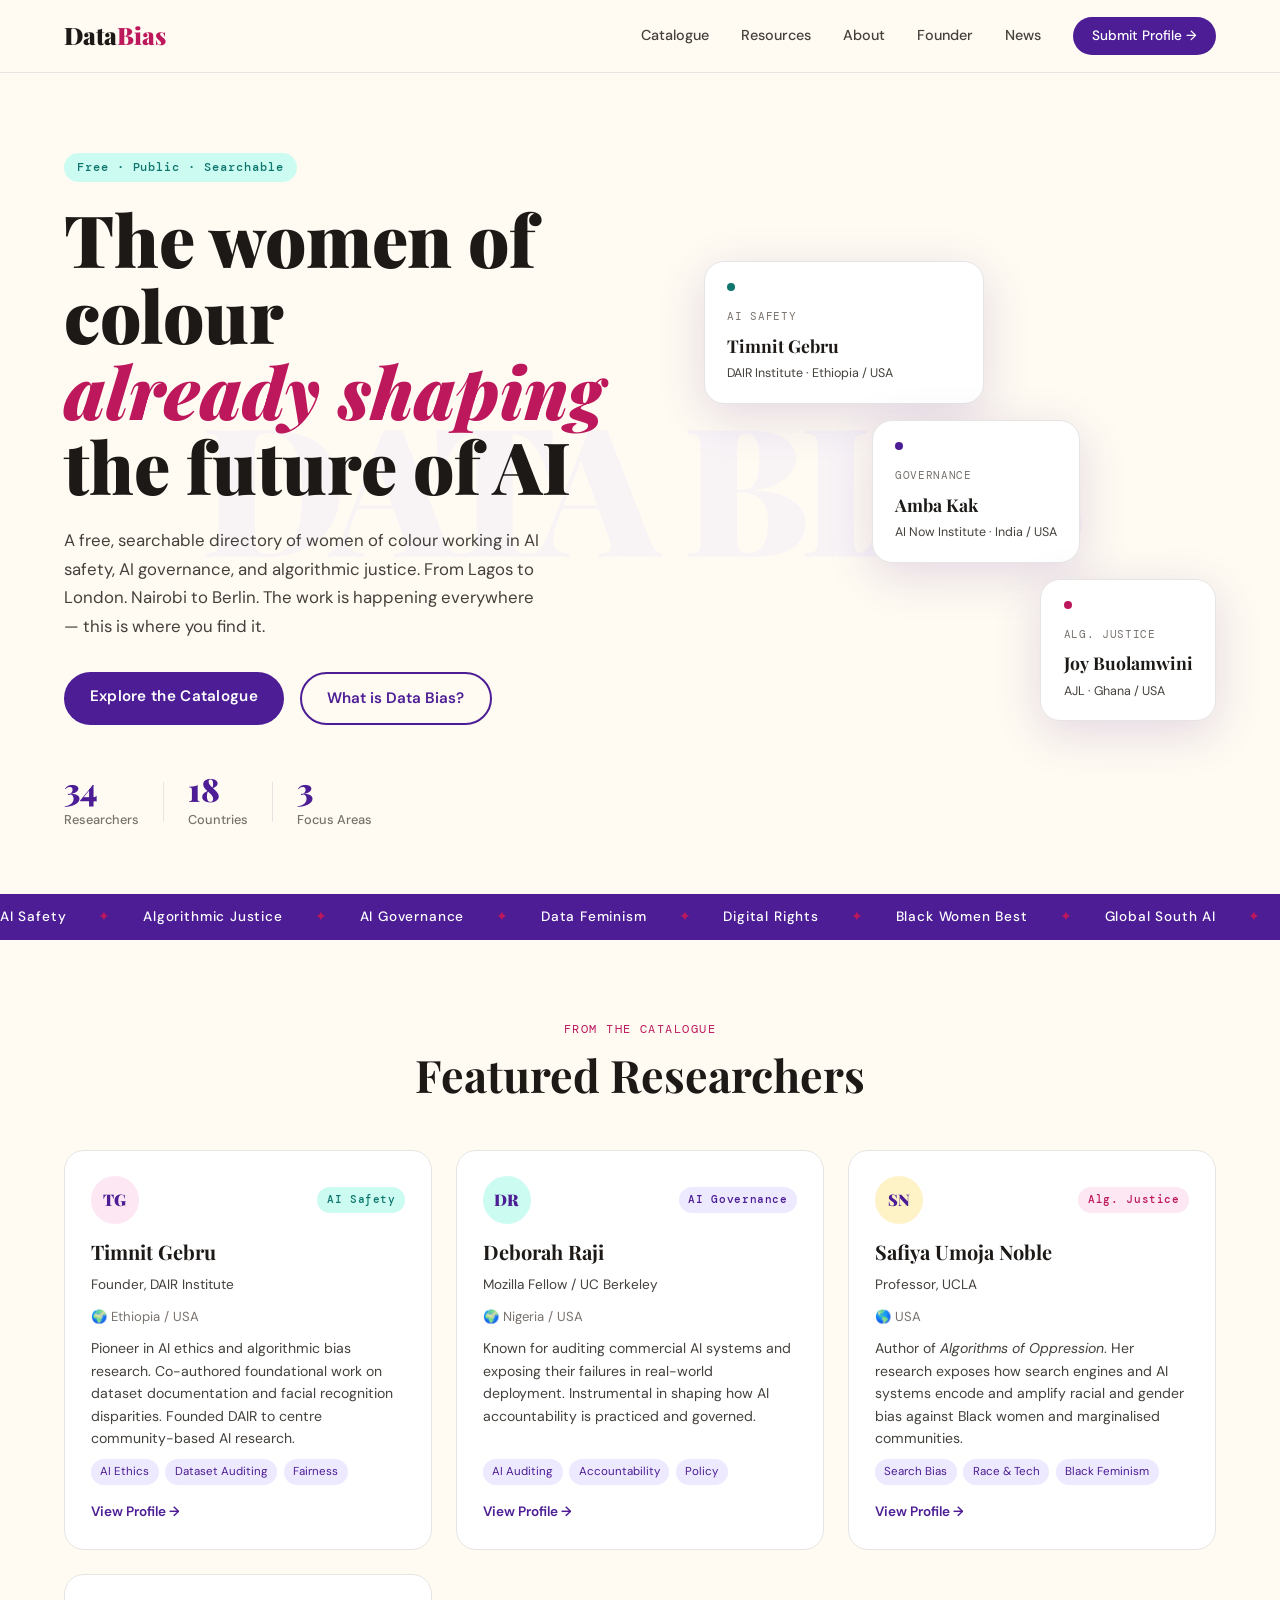
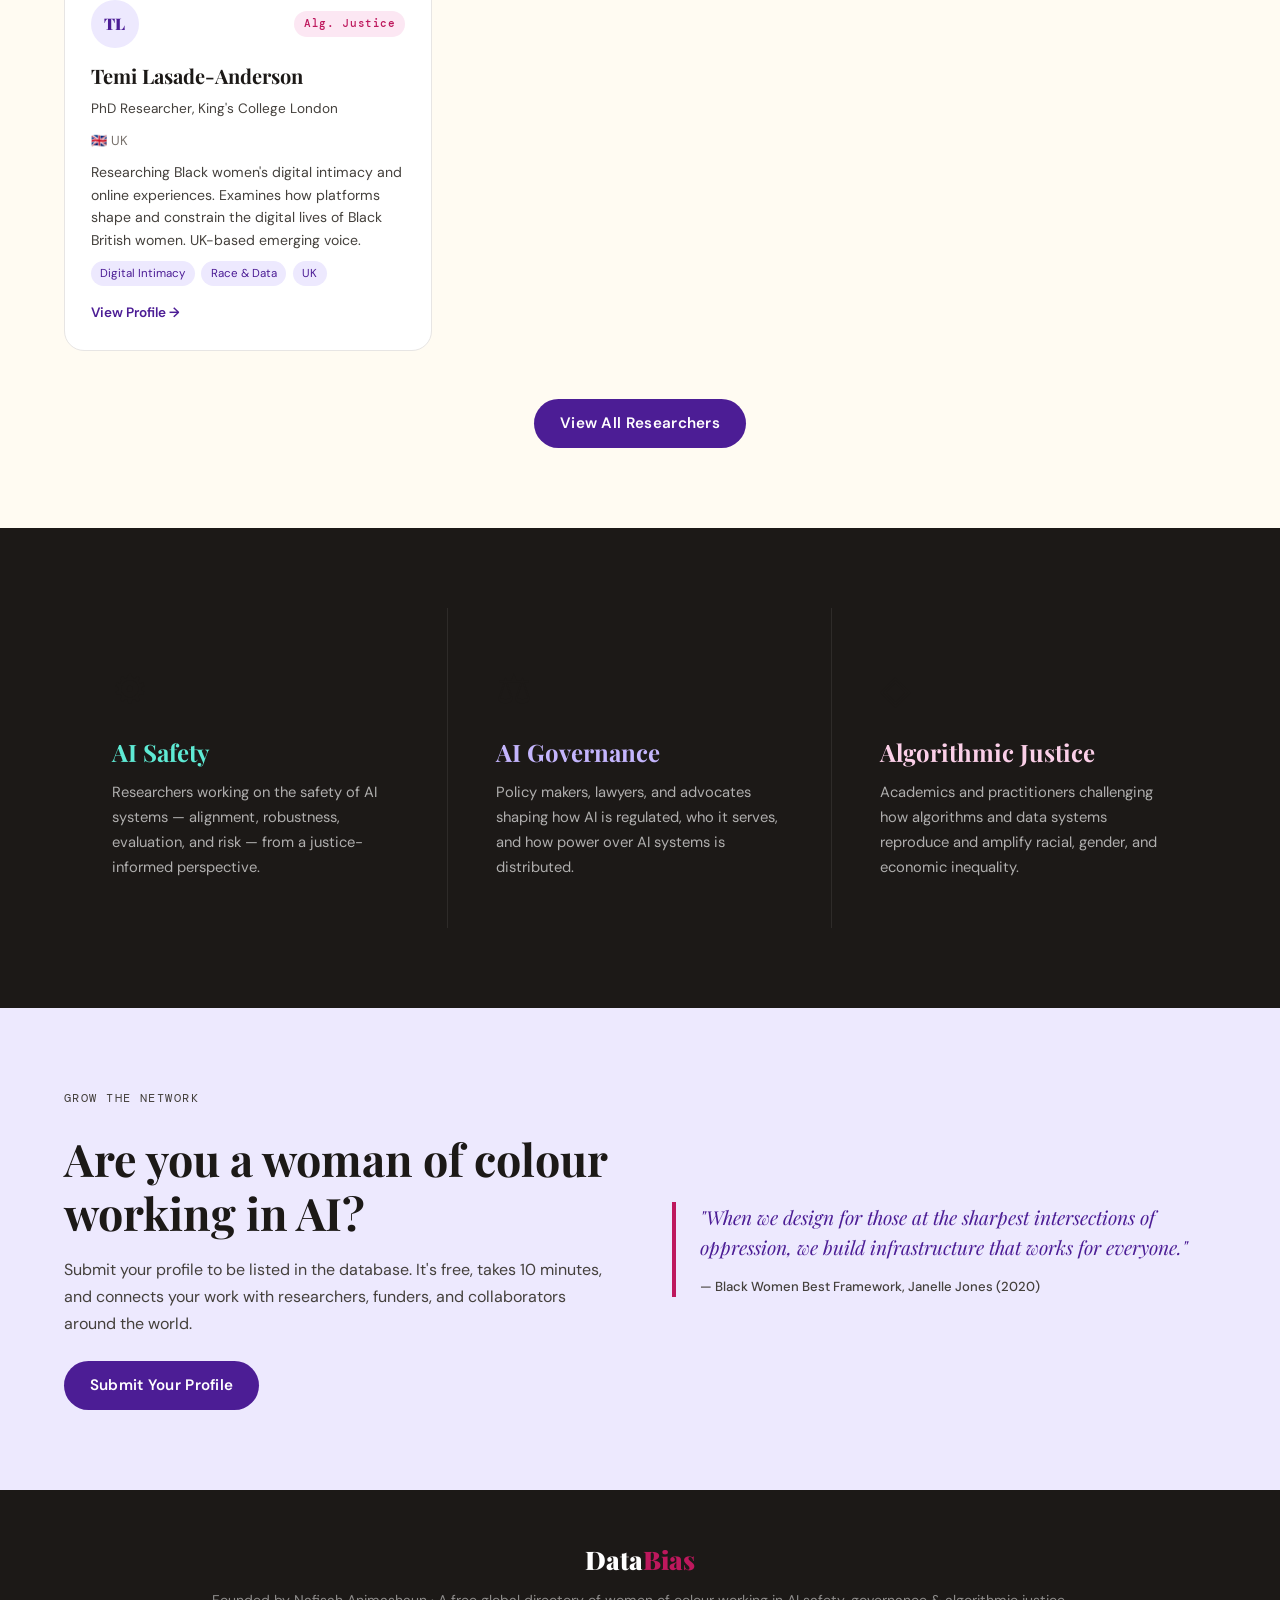
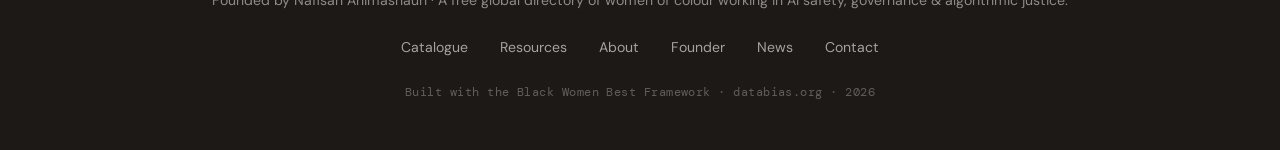
<file: index.html>
<!DOCTYPE html>
<html lang="en">
<head>
<meta charset="UTF-8">
<meta name="viewport" content="width=device-width, initial-scale=1.0">
<title>Data Bias — Women of Colour in AI</title>
<link rel="preconnect" href="https://fonts.googleapis.com">
<link rel="preconnect" href="https://fonts.gstatic.com" crossorigin>
<link href="https://fonts.googleapis.com/css2?family=Playfair+Display:ital,wght@0,400;0,700;0,900;1,400;1,700&family=DM+Sans:wght@300;400;500;600&family=DM+Mono:wght@400;500&display=swap" rel="stylesheet">
<link rel="stylesheet" href="/style.css">
</head>
<body>

<!-- NAV -->
<nav class="nav">
  <a href="/" class="nav-logo">Data<span>Bias</span></a>
  <div class="nav-links">
    <a href="/catalogue/">Catalogue</a>
    <a href="/resources/">Resources</a>
    <a href="/about/">About</a>
    <a href="/founder/">Founder</a>
    <a href="/news/">News</a>
    <a href="/catalogue/" class="nav-cta">Submit Profile &rarr;</a>
  </div>
  <button class="nav-hamburger" id="hamburger">☰</button>
</nav>
<div class="nav-mobile" id="mobileNav">
  <a href="/catalogue/">Catalogue</a>
  <a href="/resources/">Resources</a>
  <a href="/about/">About</a>
  <a href="/founder/">Founder</a>
  <a href="/news/">News</a>
</div>

<!-- HERO -->
<section class="hero">
  <div class="hero-bg-text" aria-hidden="true">DATA BIAS</div>
  <div class="hero-content">
    <div class="hero-tag">Free &middot; Public &middot; Searchable</div>
    <h1 class="hero-title">
      The women of colour<br>
      <em>already shaping</em><br>
      the future of AI
    </h1>
    <p class="hero-sub">
      A free, searchable directory of women of colour working in AI safety, AI governance, and algorithmic justice. From Lagos to London. Nairobi to Berlin. The work is happening everywhere — this is where you find it.
    </p>
    <div class="hero-actions">
      <a href="/catalogue/" class="btn-primary">Explore the Catalogue</a>
      <a href="/about/" class="btn-ghost">What is Data Bias?</a>
    </div>
    <div class="hero-stats">
      <div class="stat"><span class="stat-num">34</span><span class="stat-label">Researchers</span></div>
      <div class="stat-div"></div>
      <div class="stat"><span class="stat-num">18</span><span class="stat-label">Countries</span></div>
      <div class="stat-div"></div>
      <div class="stat"><span class="stat-num">3</span><span class="stat-label">Focus Areas</span></div>
    </div>
  </div>
  <div class="hero-img-block">
    <div class="hero-card floating">
      <div class="hc-dot ai-safety"></div>
      <p class="hc-area">AI Safety</p>
      <p class="hc-name">Timnit Gebru</p>
      <p class="hc-role">DAIR Institute · Ethiopia / USA</p>
    </div>
    <div class="hero-card floating delay-1">
      <div class="hc-dot governance"></div>
      <p class="hc-area">Governance</p>
      <p class="hc-name">Amba Kak</p>
      <p class="hc-role">AI Now Institute · India / USA</p>
    </div>
    <div class="hero-card floating delay-2">
      <div class="hc-dot alg-justice"></div>
      <p class="hc-area">Alg. Justice</p>
      <p class="hc-name">Joy Buolamwini</p>
      <p class="hc-role">AJL · Ghana / USA</p>
    </div>
  </div>
</section>

<!-- TICKER -->
<div class="ticker-wrap">
  <div class="ticker">
    <span>AI Safety</span><span class="sep">✦</span>
    <span>Algorithmic Justice</span><span class="sep">✦</span>
    <span>AI Governance</span><span class="sep">✦</span>
    <span>Data Feminism</span><span class="sep">✦</span>
    <span>Digital Rights</span><span class="sep">✦</span>
    <span>Black Women Best</span><span class="sep">✦</span>
    <span>Global South AI</span><span class="sep">✦</span>
    <span>Decolonial Tech</span><span class="sep">✦</span>
    <span>AI Safety</span><span class="sep">✦</span>
    <span>Algorithmic Justice</span><span class="sep">✦</span>
    <span>AI Governance</span><span class="sep">✦</span>
    <span>Data Feminism</span><span class="sep">✦</span>
    <span>Digital Rights</span><span class="sep">✦</span>
    <span>Black Women Best</span><span class="sep">✦</span>
    <span>Global South AI</span><span class="sep">✦</span>
    <span>Decolonial Tech</span><span class="sep">✦</span>
  </div>
</div>

<!-- FEATURED RESEARCHERS -->
<section class="section featured">
  <div class="section-header">
    <p class="section-eyebrow">From the Catalogue</p>
    <h2>Featured Researchers</h2>
  </div>
  <div class="researcher-grid">

    <article class="researcher-card" data-area="ai-safety">
      <div class="rc-header">
        <div class="rc-avatar" style="background:var(--c-pink-light)">TG</div>
        <div class="rc-tag ai-safety-tag">AI Safety</div>
      </div>
      <h3 class="rc-name">Timnit Gebru</h3>
      <p class="rc-role">Founder, DAIR Institute</p>
      <p class="rc-region">🌍 Ethiopia / USA</p>
      <p class="rc-bio">Pioneer in AI ethics and algorithmic bias research. Co-authored foundational work on dataset documentation and facial recognition disparities. Founded DAIR to centre community-based AI research.</p>
      <div class="rc-tags">
        <span>AI Ethics</span><span>Dataset Auditing</span><span>Fairness</span>
      </div>
      <a href="/catalogue/" class="rc-link">View Profile →</a>
    </article>

    <article class="researcher-card" data-area="governance">
      <div class="rc-header">
        <div class="rc-avatar" style="background:var(--c-teal-light)">DR</div>
        <div class="rc-tag governance-tag">AI Governance</div>
      </div>
      <h3 class="rc-name">Deborah Raji</h3>
      <p class="rc-role">Mozilla Fellow / UC Berkeley</p>
      <p class="rc-region">🌍 Nigeria / USA</p>
      <p class="rc-bio">Known for auditing commercial AI systems and exposing their failures in real-world deployment. Instrumental in shaping how AI accountability is practiced and governed.</p>
      <div class="rc-tags">
        <span>AI Auditing</span><span>Accountability</span><span>Policy</span>
      </div>
      <a href="/catalogue/" class="rc-link">View Profile →</a>
    </article>

    <article class="researcher-card" data-area="alg-justice">
      <div class="rc-header">
        <div class="rc-avatar" style="background:var(--c-gold-light)">SN</div>
        <div class="rc-tag alg-justice-tag">Alg. Justice</div>
      </div>
      <h3 class="rc-name">Safiya Umoja Noble</h3>
      <p class="rc-role">Professor, UCLA</p>
      <p class="rc-region">🌎 USA</p>
      <p class="rc-bio">Author of <em>Algorithms of Oppression</em>. Her research exposes how search engines and AI systems encode and amplify racial and gender bias against Black women and marginalised communities.</p>
      <div class="rc-tags">
        <span>Search Bias</span><span>Race & Tech</span><span>Black Feminism</span>
      </div>
      <a href="/catalogue/" class="rc-link">View Profile →</a>
    </article>

    <article class="researcher-card" data-area="alg-justice">
      <div class="rc-header">
        <div class="rc-avatar" style="background:var(--c-purple-light)">TL</div>
        <div class="rc-tag alg-justice-tag">Alg. Justice</div>
      </div>
      <h3 class="rc-name">Temi Lasade-Anderson</h3>
      <p class="rc-role">PhD Researcher, King's College London</p>
      <p class="rc-region">🇬🇧 UK</p>
      <p class="rc-bio">Researching Black women's digital intimacy and online experiences. Examines how platforms shape and constrain the digital lives of Black British women. UK-based emerging voice.</p>
      <div class="rc-tags">
        <span>Digital Intimacy</span><span>Race & Data</span><span>UK</span>
      </div>
      <a href="/catalogue/" class="rc-link">View Profile →</a>
    </article>

  </div>
  <div class="section-footer">
    <a href="/catalogue/" class="btn-primary">View All Researchers</a>
  </div>
</section>

<!-- FOCUS AREAS -->
<section class="section focus-areas">
  <div class="fa-grid">
    <div class="fa-card fa-safety">
      <div class="fa-icon">⚙</div>
      <h3>AI Safety</h3>
      <p>Researchers working on the safety of AI systems — alignment, robustness, evaluation, and risk — from a justice-informed perspective.</p>
    </div>
    <div class="fa-card fa-governance">
      <div class="fa-icon">⚖</div>
      <h3>AI Governance</h3>
      <p>Policy makers, lawyers, and advocates shaping how AI is regulated, who it serves, and how power over AI systems is distributed.</p>
    </div>
    <div class="fa-card fa-justice">
      <div class="fa-icon">◈</div>
      <h3>Algorithmic Justice</h3>
      <p>Academics and practitioners challenging how algorithms and data systems reproduce and amplify racial, gender, and economic inequality.</p>
    </div>
  </div>
</section>

<!-- CTA / SUBMIT -->
<section class="section cta-section">
  <div class="cta-inner">
    <div class="cta-text">
      <p class="section-eyebrow">Grow the Network</p>
      <h2>Are you a woman of colour working in AI?</h2>
      <p>Submit your profile to be listed in the database. It's free, takes 10 minutes, and connects your work with researchers, funders, and collaborators around the world.</p>
      <a href="/catalogue/" class="btn-primary">Submit Your Profile</a>
    </div>
    <div class="cta-quote">
      <blockquote>
        "When we design for those at the sharpest intersections of oppression, we build infrastructure that works for everyone."
        <cite>— Black Women Best Framework, Janelle Jones (2020)</cite>
      </blockquote>
    </div>
  </div>
</section>

<!-- FOOTER -->
<footer class="footer">
  <div class="footer-inner">
    <div class="footer-logo">Data<span>Bias</span></div>
    <p class="footer-tagline">Founded by Nafisah Animashaun &middot; A free global directory of women of colour working in AI safety, governance &amp; algorithmic justice.</p>
    <div class="footer-links">
      <a href="/catalogue/">Catalogue</a>
      <a href="/resources/">Resources</a>
      <a href="/about/">About</a>
      <a href="/founder/">Founder</a>
      <a href="/news/">News</a>
      <a href="mailto:hello@databias.org">Contact</a>
    </div>
    <p class="footer-copy">Built with the Black Women Best Framework &middot; databias.org &middot; 2026</p>
  </div>
</footer>

<script>
  const ham = document.getElementById('hamburger');
  const mob = document.getElementById('mobileNav');
  ham.addEventListener('click', () => mob.classList.toggle('open'));
</script>
</body>
</html>
</file>
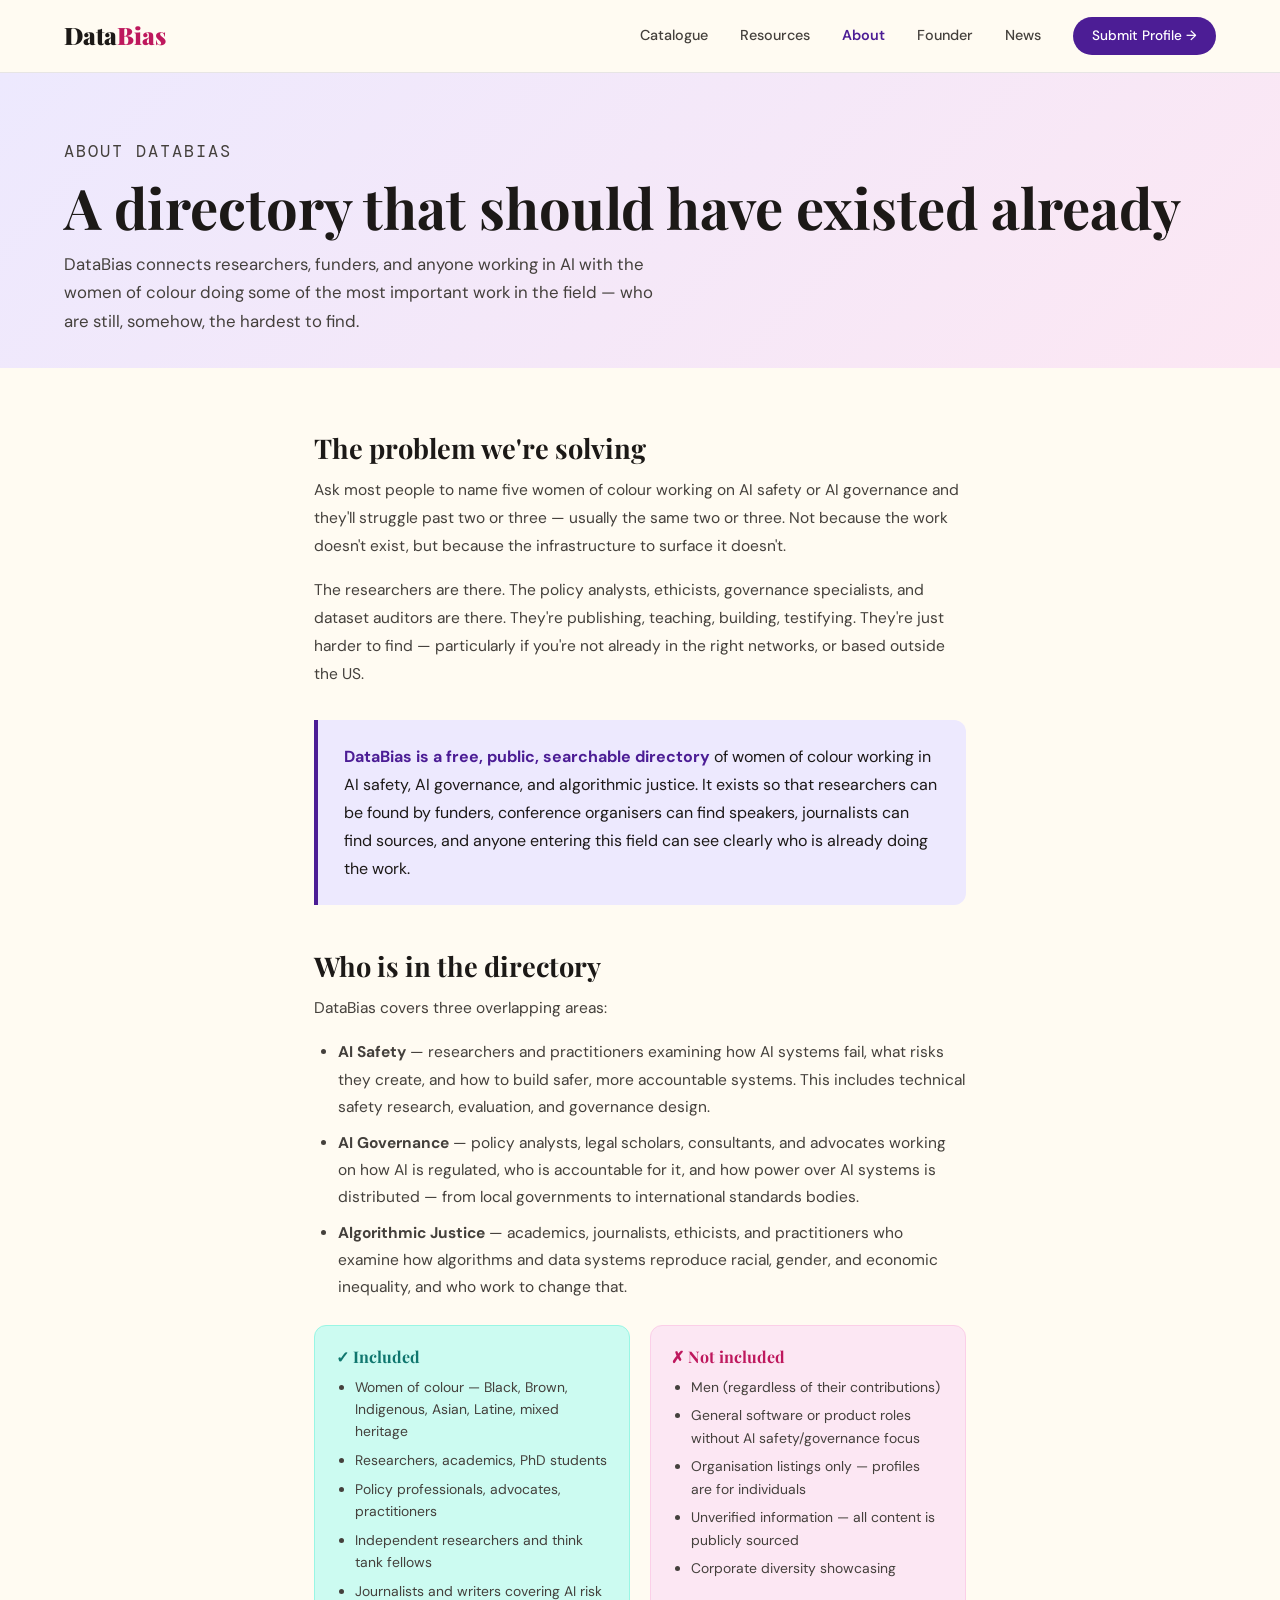
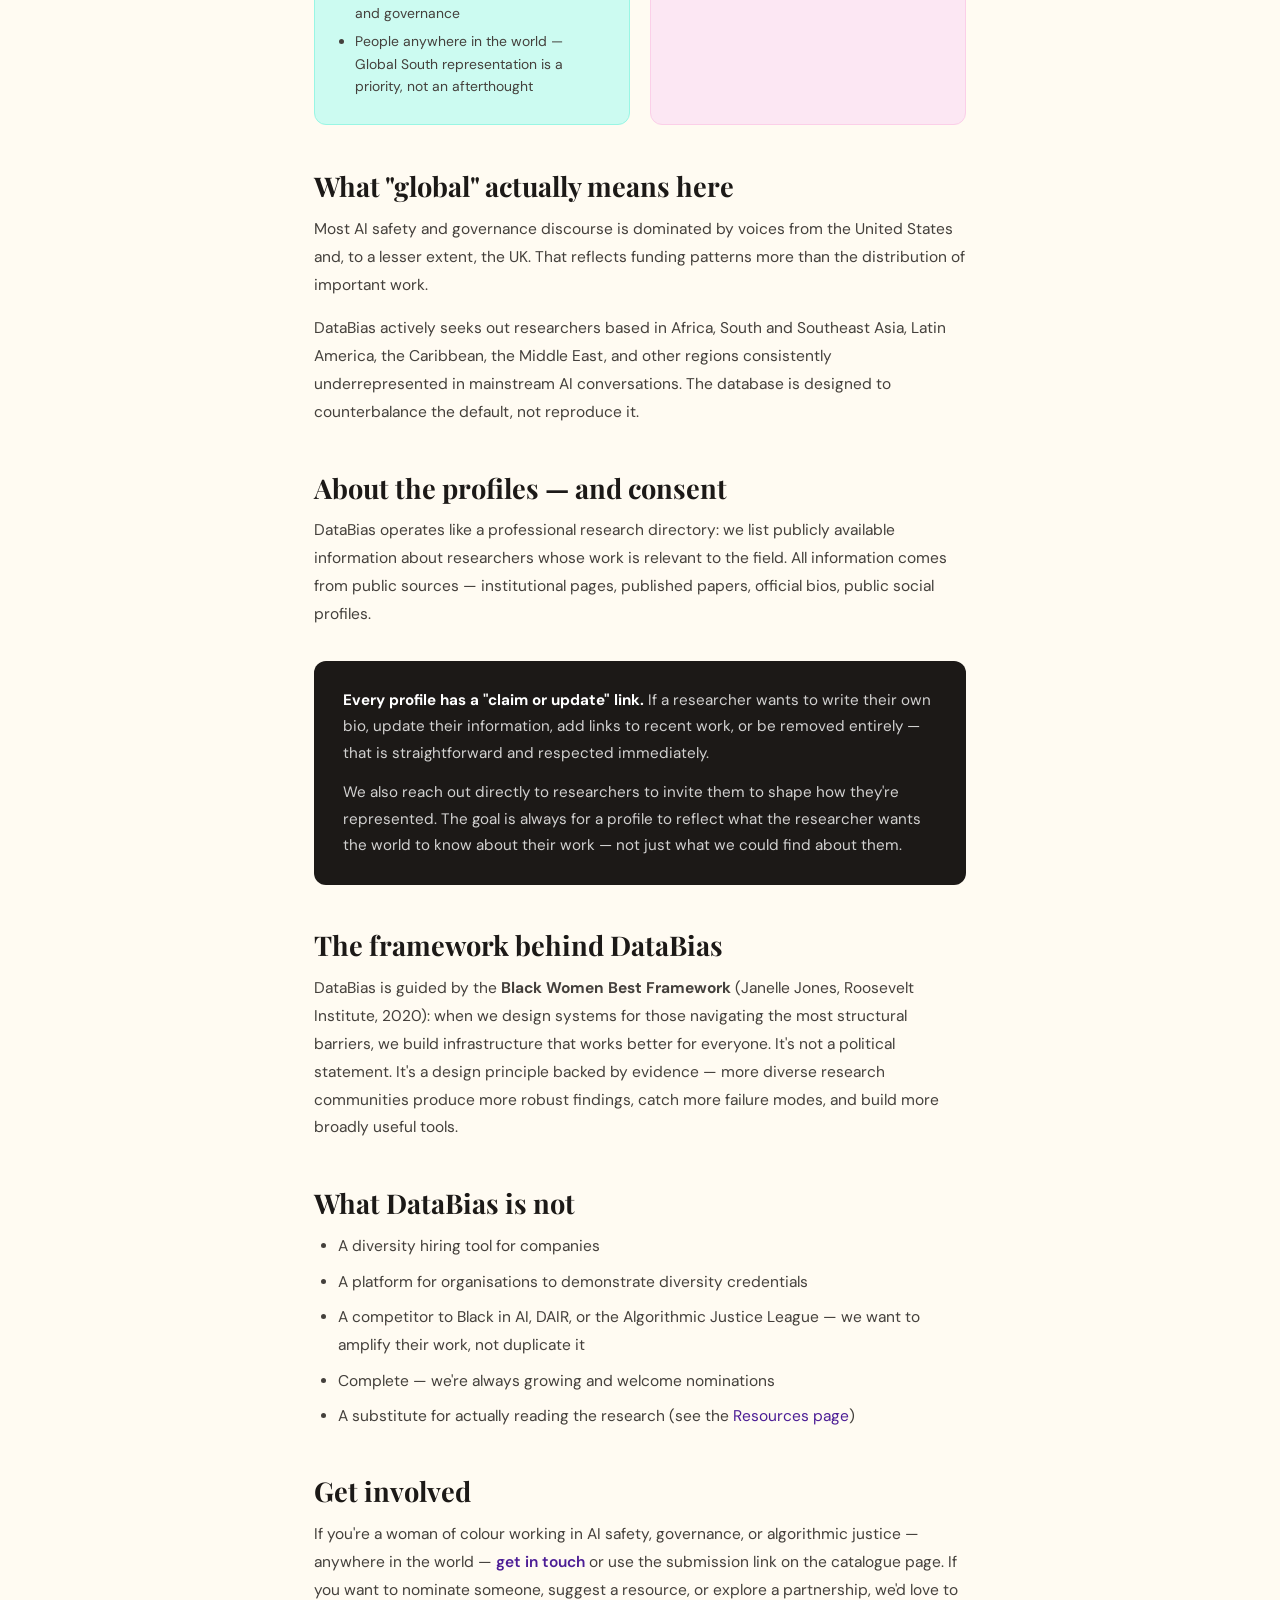
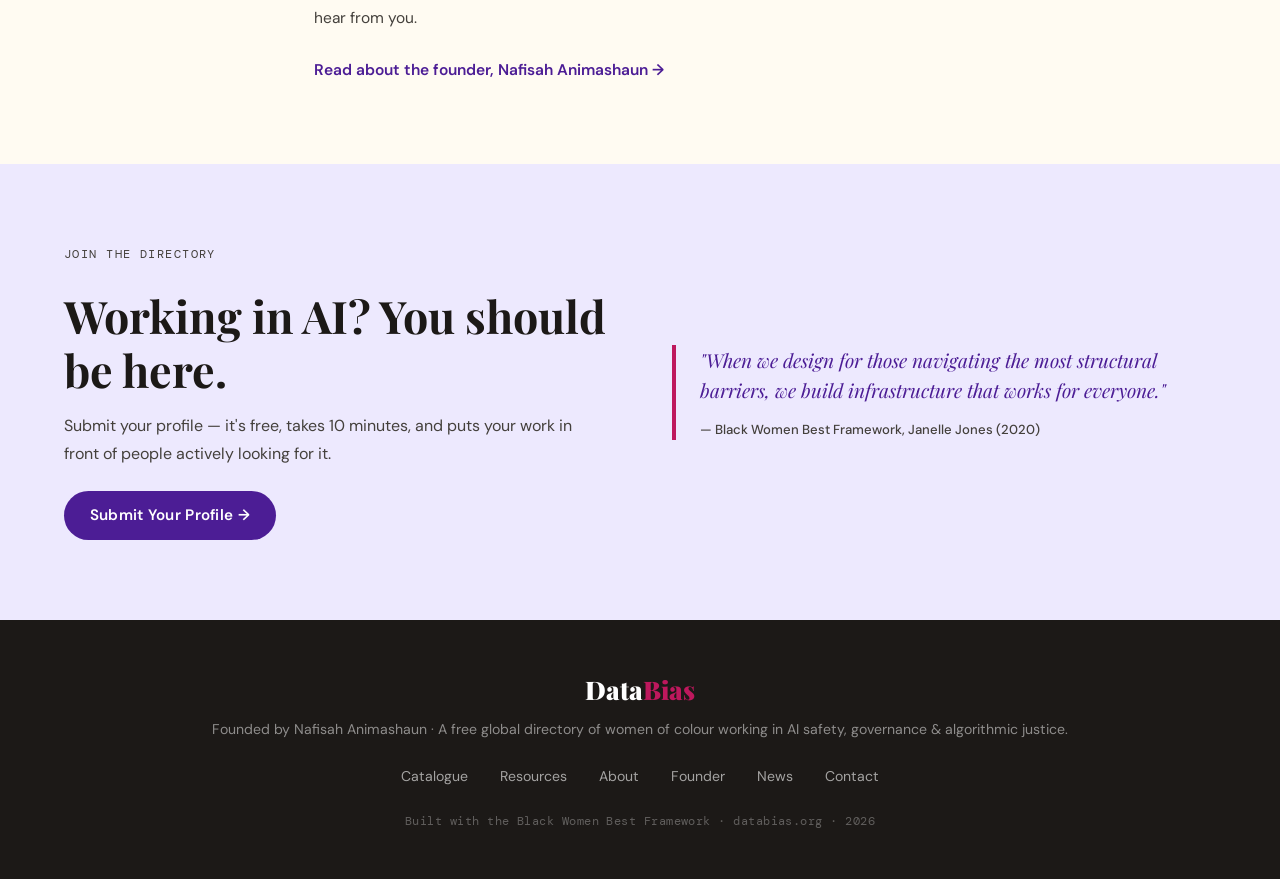
<file: about/index.html>
<!DOCTYPE html>
<html lang="en">
<head>
<meta charset="UTF-8">
<meta name="viewport" content="width=device-width, initial-scale=1.0">
<title>About — Data Bias</title>
<link rel="preconnect" href="https://fonts.googleapis.com">
<link rel="preconnect" href="https://fonts.gstatic.com" crossorigin>
<link href="https://fonts.googleapis.com/css2?family=Playfair+Display:ital,wght@0,400;0,700;0,900;1,400;1,700&family=DM+Sans:wght@300;400;500;600&family=DM+Mono:wght@400;500&display=swap" rel="stylesheet">
<link rel="stylesheet" href="/style.css">
<style>
  .about-hero{padding:4rem 5% 2rem;background:linear-gradient(135deg,var(--c-purple-light) 0%,var(--c-pink-light) 100%);}
  .about-hero h1{font-family:var(--font-display);font-size:clamp(2rem,5vw,3.5rem);color:var(--c-dark);margin-bottom:0.6rem;}
  .about-hero p{font-size:1.05rem;color:var(--c-mid);max-width:600px;line-height:1.7;}
  .about-body{max-width:780px;margin:0 auto;padding:4rem 5%;}
  .about-body h2{font-family:var(--font-display);font-size:1.7rem;margin-bottom:0.8rem;margin-top:2.8rem;color:var(--c-dark);}
  .about-body h2:first-of-type{margin-top:0;}
  .about-body p{color:var(--c-mid);margin-bottom:1rem;line-height:1.8;font-size:0.97rem;}
  .about-body ul{padding-left:1.5rem;color:var(--c-mid);margin-bottom:1rem;}
  .about-body li{margin-bottom:0.55rem;line-height:1.75;font-size:0.97rem;}
  .about-callout{background:var(--c-purple-light);border-left:4px solid var(--c-purple);border-radius:0 var(--radius) var(--radius) 0;padding:1.4rem 1.6rem;margin:2rem 0;}
  .about-callout p{color:var(--c-dark);margin:0;font-size:1rem;line-height:1.75;}
  .about-callout strong{color:var(--c-purple);}
  .scope-grid{display:grid;grid-template-columns:1fr 1fr;gap:1.2rem;margin:1.5rem 0;}
  .scope-card{border-radius:var(--radius);padding:1.3rem;}
  .scope-in{background:var(--c-teal-light);border:1px solid #99F6E4;}
  .scope-out{background:var(--c-pink-light);border:1px solid #FBCFE8;}
  .scope-card h3{font-size:1rem;margin-bottom:0.6rem;}
  .scope-in h3{color:var(--c-teal);}
  .scope-out h3{color:var(--c-pink);}
  .scope-card ul{padding-left:1.2rem;margin:0;}
  .scope-card li{font-size:0.87rem;color:var(--c-mid);margin-bottom:0.4rem;line-height:1.6;}
  .profile-note{background:var(--c-dark);color:white;border-radius:var(--radius);padding:1.6rem 1.8rem;margin:2rem 0;}
  .profile-note p{color:rgba(255,255,255,0.8);margin-bottom:0.8rem;font-size:0.95rem;line-height:1.75;}
  .profile-note p:last-child{margin-bottom:0;}
  .profile-note strong{color:white;}
  @media(max-width:700px){.scope-grid{grid-template-columns:1fr;}}
</style>
</head>
<body>

<nav class="nav">
  <a href="/" class="nav-logo">Data<span>Bias</span></a>
  <div class="nav-links">
    <a href="/catalogue/">Catalogue</a>
    <a href="/resources/">Resources</a>
    <a href="/about/" style="color:var(--c-purple);font-weight:600">About</a>
    <a href="/founder/">Founder</a>
    <a href="/news/">News</a>
    <a href="/catalogue/" class="nav-cta">Submit Profile →</a>
  </div>
  <button class="nav-hamburger" id="hamburger">☰</button>
</nav>
<div class="nav-mobile" id="mobileNav">
  <a href="/catalogue/">Catalogue</a>
  <a href="/resources/">Resources</a>
  <a href="/about/">About</a>
  <a href="/founder/">Founder</a>
  <a href="/news/">News</a>
</div>

<div class="about-hero">
  <p class="section-eyebrow">About DataBias</p>
  <h1>A directory that should have existed already</h1>
  <p>DataBias connects researchers, funders, and anyone working in AI with the women of colour doing some of the most important work in the field — who are still, somehow, the hardest to find.</p>
</div>

<div class="about-body">

  <h2>The problem we're solving</h2>
  <p>Ask most people to name five women of colour working on AI safety or AI governance and they'll struggle past two or three — usually the same two or three. Not because the work doesn't exist, but because the infrastructure to surface it doesn't.</p>
  <p>The researchers are there. The policy analysts, ethicists, governance specialists, and dataset auditors are there. They're publishing, teaching, building, testifying. They're just harder to find — particularly if you're not already in the right networks, or based outside the US.</p>

  <div class="about-callout">
    <p><strong>DataBias is a free, public, searchable directory</strong> of women of colour working in AI safety, AI governance, and algorithmic justice. It exists so that researchers can be found by funders, conference organisers can find speakers, journalists can find sources, and anyone entering this field can see clearly who is already doing the work.</p>
  </div>

  <h2>Who is in the directory</h2>
  <p>DataBias covers three overlapping areas:</p>
  <ul>
    <li><strong>AI Safety</strong> — researchers and practitioners examining how AI systems fail, what risks they create, and how to build safer, more accountable systems. This includes technical safety research, evaluation, and governance design.</li>
    <li><strong>AI Governance</strong> — policy analysts, legal scholars, consultants, and advocates working on how AI is regulated, who is accountable for it, and how power over AI systems is distributed — from local governments to international standards bodies.</li>
    <li><strong>Algorithmic Justice</strong> — academics, journalists, ethicists, and practitioners who examine how algorithms and data systems reproduce racial, gender, and economic inequality, and who work to change that.</li>
  </ul>

  <div class="scope-grid">
    <div class="scope-card scope-in">
      <h3>✓ Included</h3>
      <ul>
        <li>Women of colour — Black, Brown, Indigenous, Asian, Latine, mixed heritage</li>
        <li>Researchers, academics, PhD students</li>
        <li>Policy professionals, advocates, practitioners</li>
        <li>Independent researchers and think tank fellows</li>
        <li>Journalists and writers covering AI risk and governance</li>
        <li>People anywhere in the world — Global South representation is a priority, not an afterthought</li>
      </ul>
    </div>
    <div class="scope-card scope-out">
      <h3>✗ Not included</h3>
      <ul>
        <li>Men (regardless of their contributions)</li>
        <li>General software or product roles without AI safety/governance focus</li>
        <li>Organisation listings only — profiles are for individuals</li>
        <li>Unverified information — all content is publicly sourced</li>
        <li>Corporate diversity showcasing</li>
      </ul>
    </div>
  </div>

  <h2>What "global" actually means here</h2>
  <p>Most AI safety and governance discourse is dominated by voices from the United States and, to a lesser extent, the UK. That reflects funding patterns more than the distribution of important work.</p>
  <p>DataBias actively seeks out researchers based in Africa, South and Southeast Asia, Latin America, the Caribbean, the Middle East, and other regions consistently underrepresented in mainstream AI conversations. The database is designed to counterbalance the default, not reproduce it.</p>

  <h2>About the profiles — and consent</h2>
  <p>DataBias operates like a professional research directory: we list publicly available information about researchers whose work is relevant to the field. All information comes from public sources — institutional pages, published papers, official bios, public social profiles.</p>

  <div class="profile-note">
    <p><strong>Every profile has a "claim or update" link.</strong> If a researcher wants to write their own bio, update their information, add links to recent work, or be removed entirely — that is straightforward and respected immediately.</p>
    <p>We also reach out directly to researchers to invite them to shape how they're represented. The goal is always for a profile to reflect what the researcher wants the world to know about their work — not just what we could find about them.</p>
  </div>

  <h2>The framework behind DataBias</h2>
  <p>DataBias is guided by the <strong>Black Women Best Framework</strong> (Janelle Jones, Roosevelt Institute, 2020): when we design systems for those navigating the most structural barriers, we build infrastructure that works better for everyone. It's not a political statement. It's a design principle backed by evidence — more diverse research communities produce more robust findings, catch more failure modes, and build more broadly useful tools.</p>

  <h2>What DataBias is not</h2>
  <ul>
    <li>A diversity hiring tool for companies</li>
    <li>A platform for organisations to demonstrate diversity credentials</li>
    <li>A competitor to Black in AI, DAIR, or the Algorithmic Justice League — we want to amplify their work, not duplicate it</li>
    <li>Complete — we're always growing and welcome nominations</li>
    <li>A substitute for actually reading the research (see the <a href="/resources/" style="color:var(--c-purple)">Resources page</a>)</li>
  </ul>

  <h2>Get involved</h2>
  <p>If you're a woman of colour working in AI safety, governance, or algorithmic justice — anywhere in the world — <a href="mailto:hello@databias.org" style="color:var(--c-purple);font-weight:600">get in touch</a> or use the submission link on the catalogue page. If you want to nominate someone, suggest a resource, or explore a partnership, we'd love to hear from you.</p>
  <p style="margin-top:1.5rem"><a href="/founder/" style="color:var(--c-purple);font-weight:600">Read about the founder, Nafisah Animashaun →</a></p>

</div>

<section class="section cta-section" style="margin-top:0">
  <div class="cta-inner">
    <div class="cta-text">
      <p class="section-eyebrow">Join the Directory</p>
      <h2>Working in AI? You should be here.</h2>
      <p>Submit your profile — it's free, takes 10 minutes, and puts your work in front of people actively looking for it.</p>
      <a href="/catalogue/" class="btn-primary">Submit Your Profile →</a>
    </div>
    <div class="cta-quote">
      <blockquote>
        "When we design for those navigating the most structural barriers, we build infrastructure that works for everyone."
        <cite>— Black Women Best Framework, Janelle Jones (2020)</cite>
      </blockquote>
    </div>
  </div>
</section>

<footer class="footer">
  <div class="footer-inner">
    <div class="footer-logo">Data<span>Bias</span></div>
    <p class="footer-tagline">Founded by Nafisah Animashaun · A free global directory of women of colour working in AI safety, governance & algorithmic justice.</p>
    <div class="footer-links">
      <a href="/catalogue/">Catalogue</a>
      <a href="/resources/">Resources</a>
      <a href="/about/">About</a>
      <a href="/founder/">Founder</a>
      <a href="/news/">News</a>
      <a href="mailto:hello@databias.org">Contact</a>
    </div>
    <p class="footer-copy">Built with the Black Women Best Framework · databias.org · 2026</p>
  </div>
</footer>
<script>
  document.getElementById('hamburger').addEventListener('click',()=>document.getElementById('mobileNav').classList.toggle('open'));
</script>
</body>
</html>
</file>
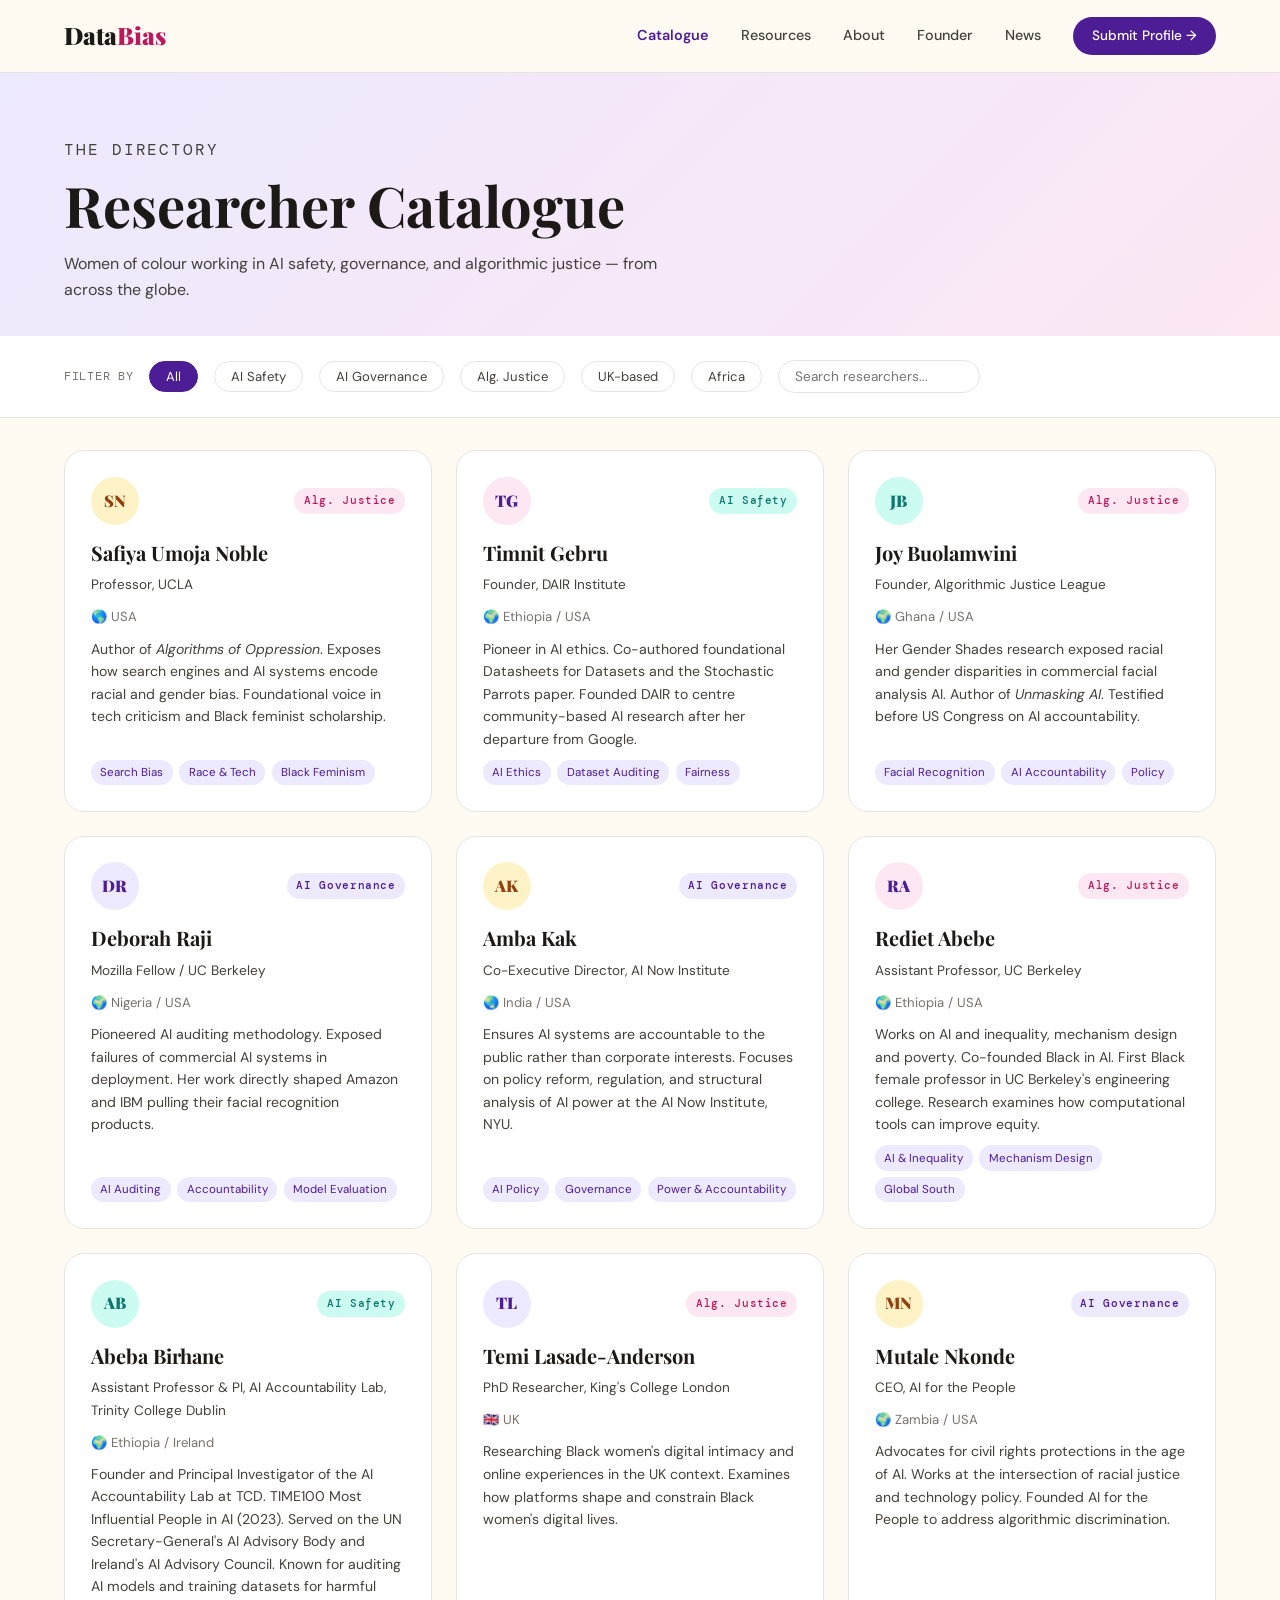
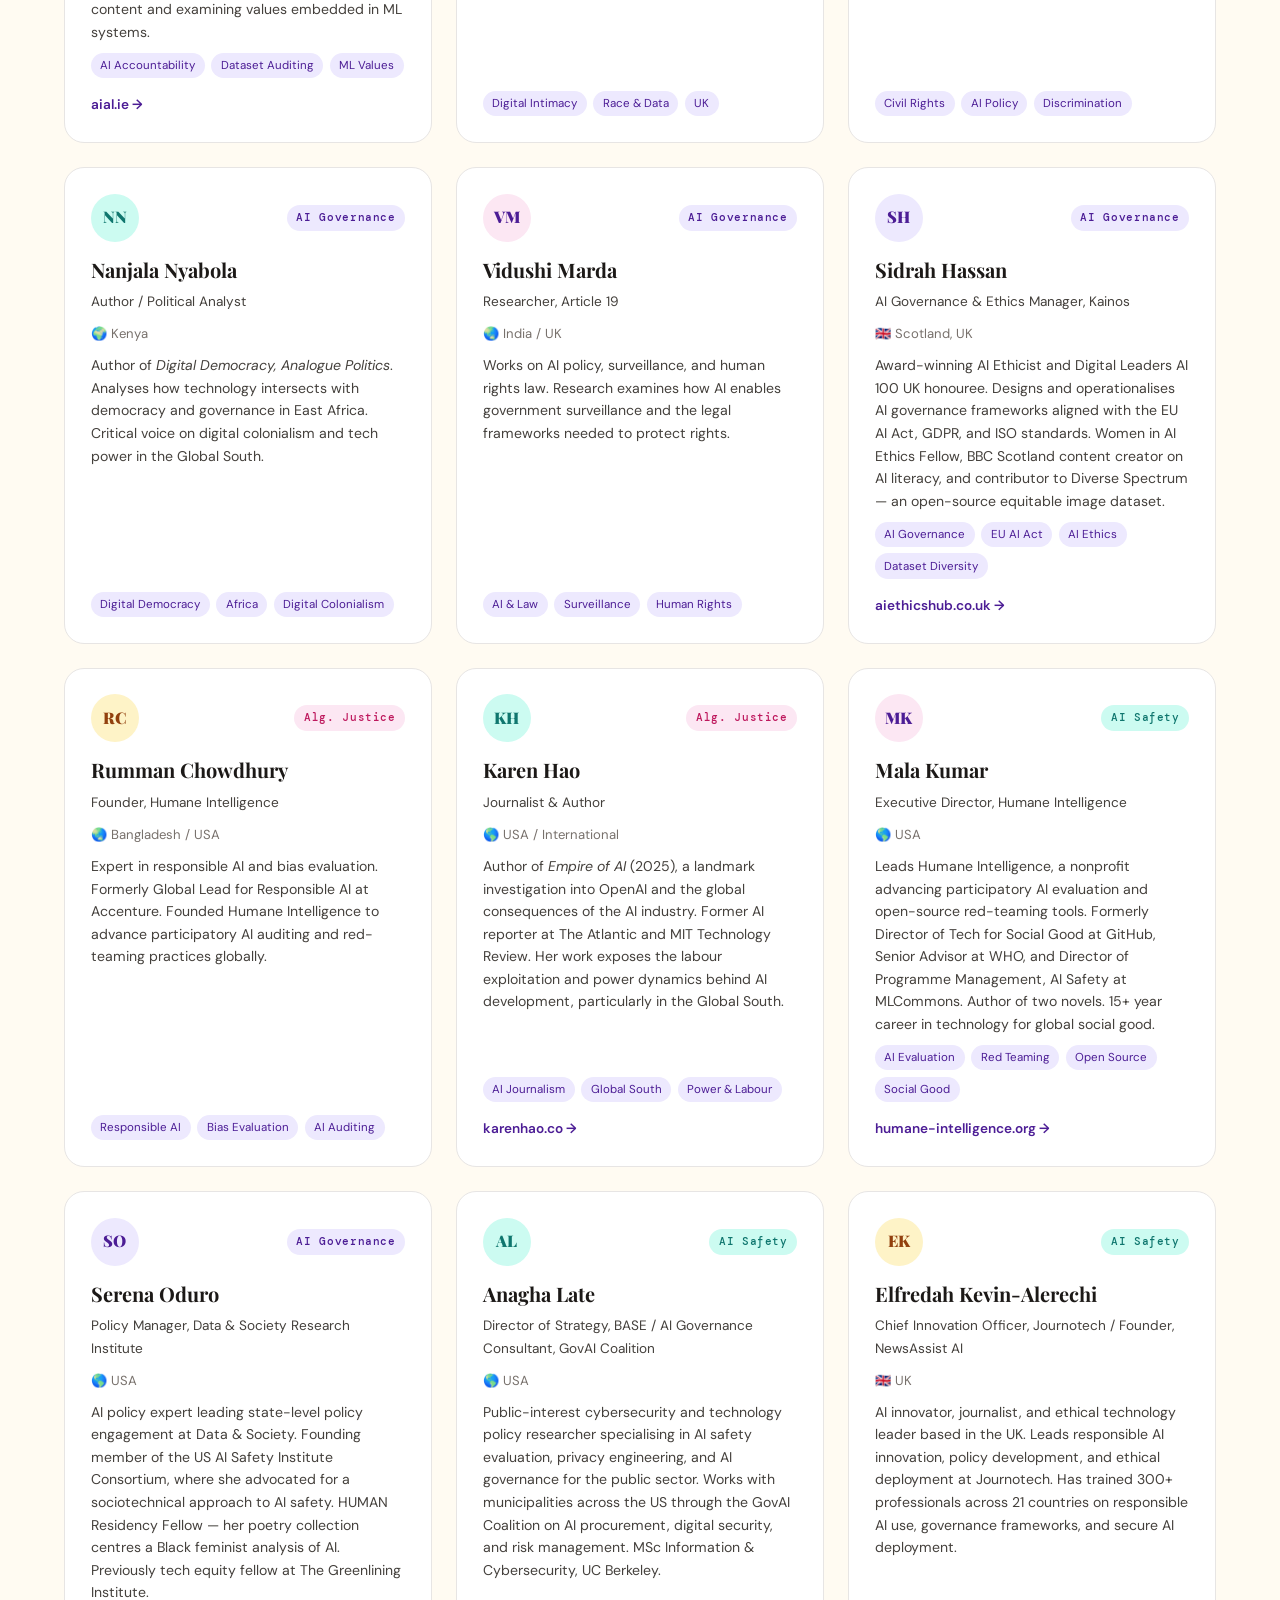
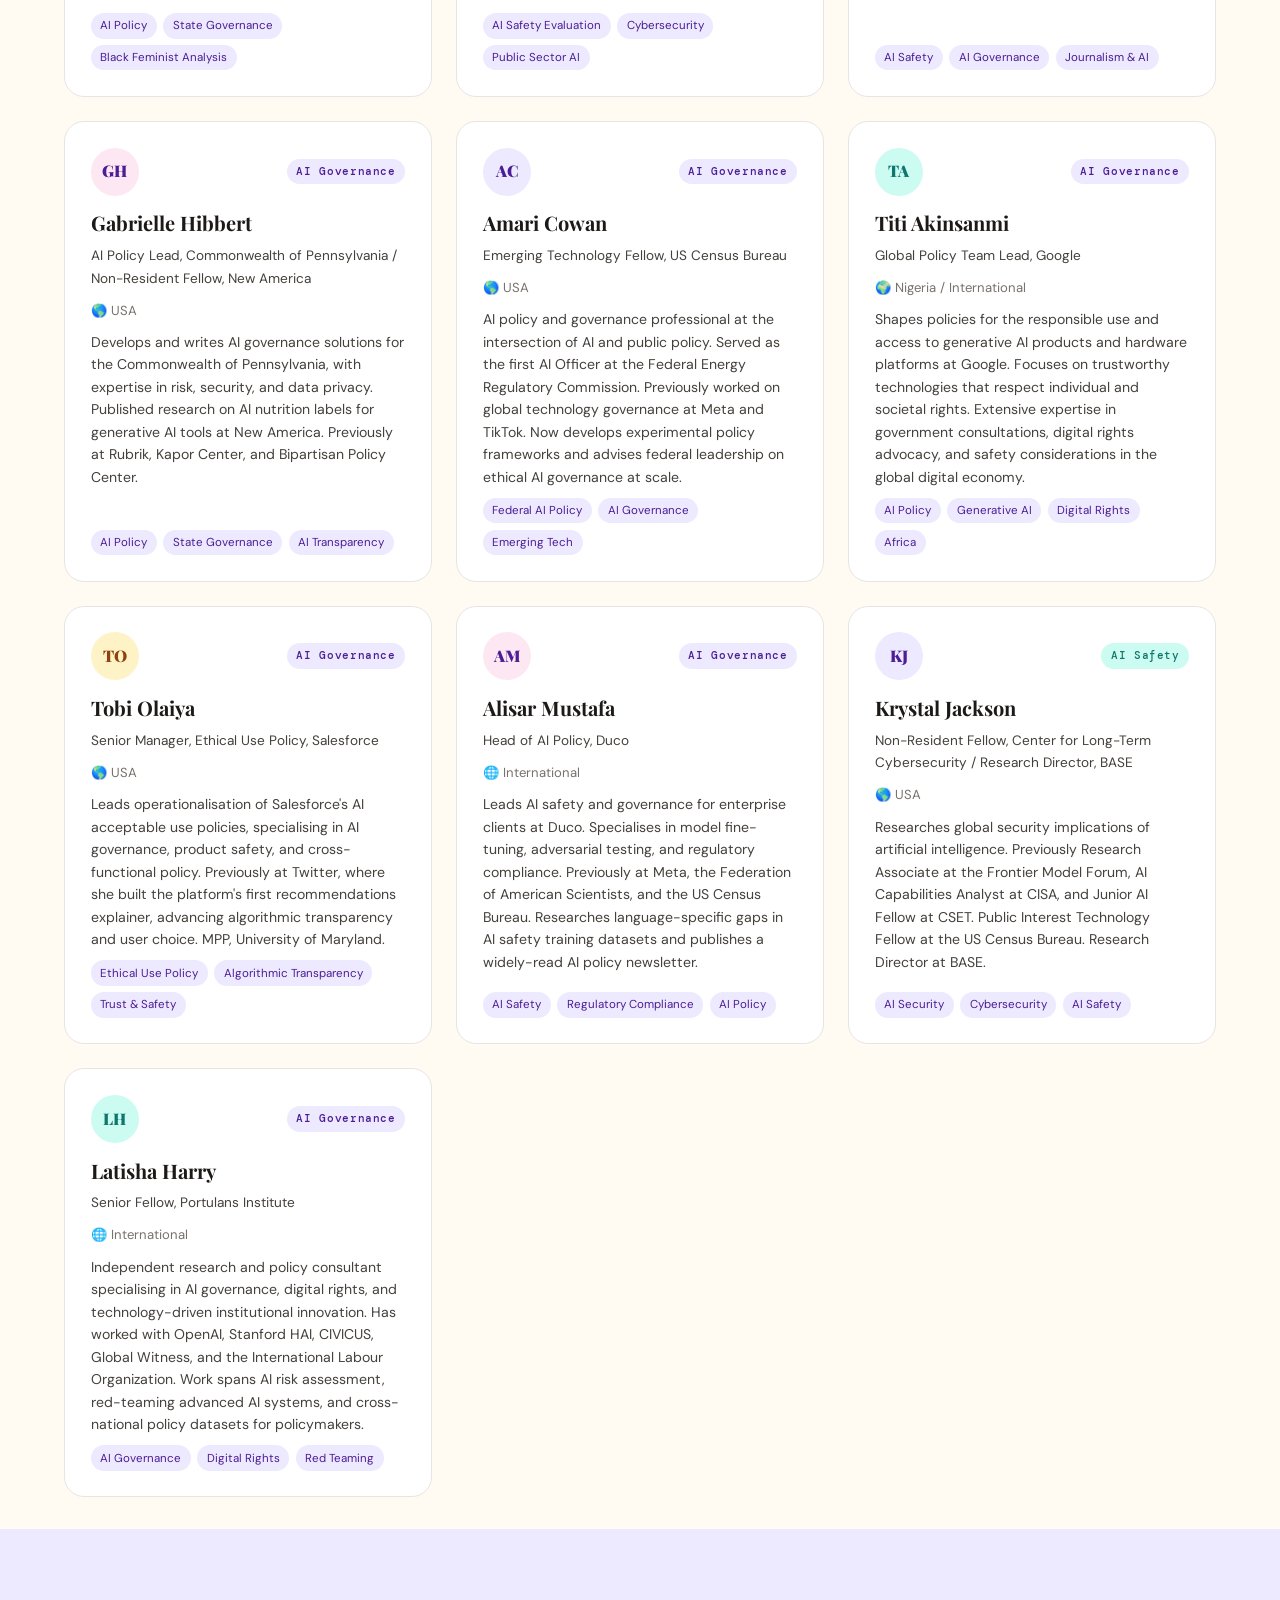
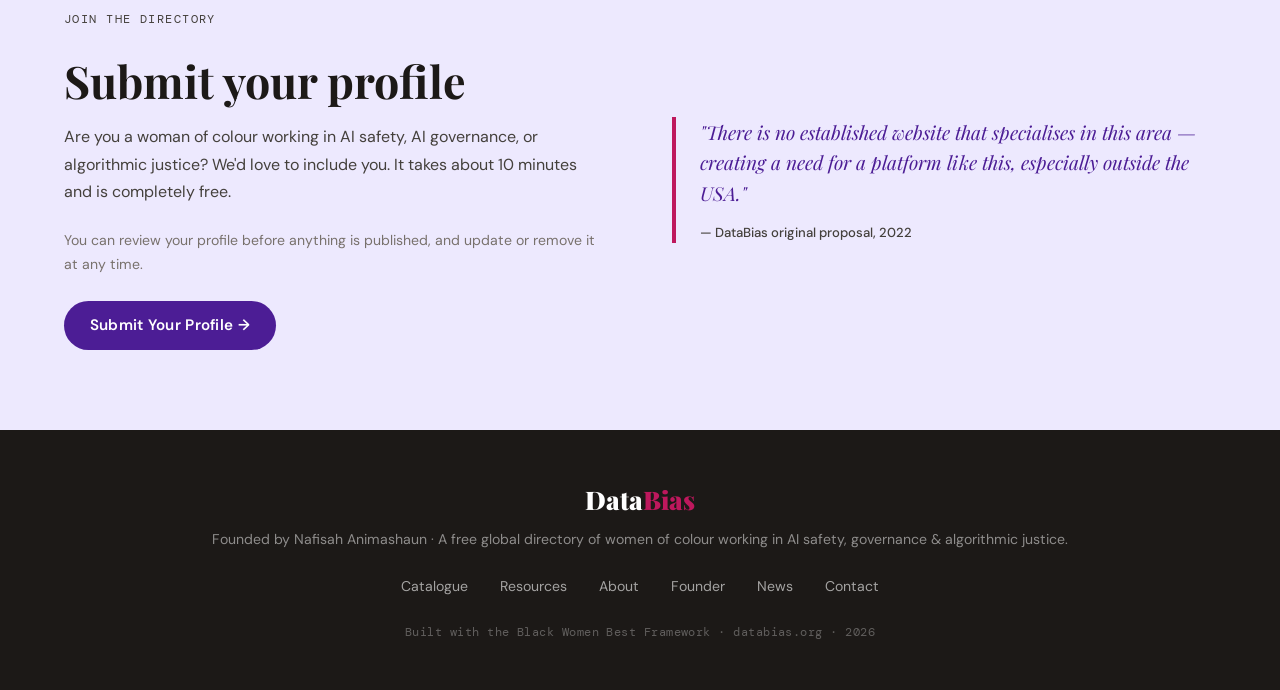
<file: catalogue/index.html>
<!DOCTYPE html>
<html lang="en">
<head>
<meta charset="UTF-8">
<meta name="viewport" content="width=device-width, initial-scale=1.0">
<title>Catalogue — Data Bias</title>
<link rel="preconnect" href="https://fonts.googleapis.com">
<link rel="preconnect" href="https://fonts.gstatic.com" crossorigin>
<link href="https://fonts.googleapis.com/css2?family=Playfair+Display:ital,wght@0,400;0,700;0,900;1,400;1,700&family=DM+Sans:wght@300;400;500;600&family=DM+Mono:wght@400;500&display=swap" rel="stylesheet">
<link rel="stylesheet" href="/style.css">
</head>
<body>
 
<nav class="nav">
  <a href="/" class="nav-logo">Data<span>Bias</span></a>
  <div class="nav-links">
    <a href="/catalogue/" style="color:var(--c-purple);font-weight:600">Catalogue</a>
    <a href="/resources/">Resources</a>
    <a href="/about/">About</a>
    <a href="/founder/">Founder</a>
    <a href="/news/">News</a>
    <a href="/submit/" class="nav-cta">Submit Profile &rarr;</a>
  </div>
  <button class="nav-hamburger" id="hamburger">☰</button>
</nav>
<div class="nav-mobile" id="mobileNav">
  <a href="/catalogue/">Catalogue</a>
  <a href="/resources/">Resources</a>
  <a href="/about/">About</a>
  <a href="/founder/">Founder</a>
  <a href="/news/">News</a>
</div>
 
<div class="page-hero">
  <p class="section-eyebrow">The Directory</p>
  <h1>Researcher Catalogue</h1>
  <p>Women of colour working in AI safety, governance, and algorithmic justice — from across the globe.</p>
</div>
 
<div class="filter-bar">
  <span class="filter-label">FILTER BY</span>
  <button class="filter-btn active" onclick="filterCards('all', this)">All</button>
  <button class="filter-btn" onclick="filterCards('ai-safety', this)">AI Safety</button>
  <button class="filter-btn" onclick="filterCards('governance', this)">AI Governance</button>
  <button class="filter-btn" onclick="filterCards('alg-justice', this)">Alg. Justice</button>
  <button class="filter-btn" onclick="filterCards('uk', this)">UK-based</button>
  <button class="filter-btn" onclick="filterCards('africa', this)">Africa</button>
  <input class="search-input" type="text" placeholder="Search researchers..." id="searchInput" oninput="searchCards(this.value)">
</div>

  <div class="catalogue-grid">
  <div class="researcher-grid" id="catalogueGrid">

    <article class="researcher-card" data-area="alg-justice" data-region="usa" data-search="safiya umoja noble algorithms oppression UCLA search bias race black feminism">
      <div class="rc-header">
        <div class="rc-avatar" style="background:var(--c-gold-light);color:var(--c-gold)">SN</div>
        <div class="rc-tag alg-justice-tag">Alg. Justice</div>
      </div>
      <h3 class="rc-name">Safiya Umoja Noble</h3>
      <p class="rc-role">Professor, UCLA</p>
      <p class="rc-region">🌎 USA</p>
      <p class="rc-bio">Author of <em>Algorithms of Oppression</em>. Exposes how search engines and AI systems encode racial and gender bias. Foundational voice in tech criticism and Black feminist scholarship.</p>
      <div class="rc-tags"><span>Search Bias</span><span>Race & Tech</span><span>Black Feminism</span></div>
    </article>

    <article class="researcher-card" data-area="ai-safety" data-region="usa ethiopia" data-search="timnit gebru DAIR ethics bias dataset documentation NeurIPS google stochastic parrots">
      <div class="rc-header">
        <div class="rc-avatar" style="background:var(--c-pink-light)">TG</div>
        <div class="rc-tag ai-safety-tag">AI Safety</div>
      </div>
      <h3 class="rc-name">Timnit Gebru</h3>
      <p class="rc-role">Founder, DAIR Institute</p>
      <p class="rc-region">🌍 Ethiopia / USA</p>
      <p class="rc-bio">Pioneer in AI ethics. Co-authored foundational Datasheets for Datasets and the Stochastic Parrots paper. Founded DAIR to centre community-based AI research after her departure from Google.</p>
      <div class="rc-tags"><span>AI Ethics</span><span>Dataset Auditing</span><span>Fairness</span></div>
    </article>

    <article class="researcher-card" data-area="alg-justice" data-region="usa ghana" data-search="joy buolamwini algorithmic justice league facial recognition bias Gender Shades MIT unmasking AI">
      <div class="rc-header">
        <div class="rc-avatar" style="background:var(--c-teal-light);color:var(--c-teal)">JB</div>
        <div class="rc-tag alg-justice-tag">Alg. Justice</div>
      </div>
      <h3 class="rc-name">Joy Buolamwini</h3>
      <p class="rc-role">Founder, Algorithmic Justice League</p>
      <p class="rc-region">🌍 Ghana / USA</p>
      <p class="rc-bio">Her Gender Shades research exposed racial and gender disparities in commercial facial analysis AI. Author of <em>Unmasking AI</em>. Testified before US Congress on AI accountability.</p>
      <div class="rc-tags"><span>Facial Recognition</span><span>AI Accountability</span><span>Policy</span></div>
    </article>

    <article class="researcher-card" data-area="governance" data-region="usa nigeria" data-search="deborah raji AI auditing accountability Mozilla Berkeley evaluation facial recognition amazon IBM">
      <div class="rc-header">
        <div class="rc-avatar" style="background:var(--c-purple-light)">DR</div>
        <div class="rc-tag governance-tag">AI Governance</div>
      </div>
      <h3 class="rc-name">Deborah Raji</h3>
      <p class="rc-role">Mozilla Fellow / UC Berkeley</p>
      <p class="rc-region">🌍 Nigeria / USA</p>
      <p class="rc-bio">Pioneered AI auditing methodology. Exposed failures of commercial AI systems in deployment. Her work directly shaped Amazon and IBM pulling their facial recognition products.</p>
      <div class="rc-tags"><span>AI Auditing</span><span>Accountability</span><span>Model Evaluation</span></div>
    </article>

    <article class="researcher-card" data-area="governance" data-region="usa india" data-search="amba kak AI Now Institute governance policy accountability power regulation NYU">
      <div class="rc-header">
        <div class="rc-avatar" style="background:var(--c-gold-light);color:var(--c-gold)">AK</div>
        <div class="rc-tag governance-tag">AI Governance</div>
      </div>
      <h3 class="rc-name">Amba Kak</h3>
      <p class="rc-role">Co-Executive Director, AI Now Institute</p>
      <p class="rc-region">🌏 India / USA</p>
      <p class="rc-bio">Ensures AI systems are accountable to the public rather than corporate interests. Focuses on policy reform, regulation, and structural analysis of AI power at the AI Now Institute, NYU.</p>
      <div class="rc-tags"><span>AI Policy</span><span>Governance</span><span>Power & Accountability</span></div>
    </article>

    <article class="researcher-card" data-area="alg-justice" data-region="usa ethiopia" data-search="rediet abebe inequality mechanism design poverty Berkeley AI Black in AI co-founder first Black female professor engineering">
      <div class="rc-header">
        <div class="rc-avatar" style="background:var(--c-pink-light)">RA</div>
        <div class="rc-tag alg-justice-tag">Alg. Justice</div>
      </div>
      <h3 class="rc-name">Rediet Abebe</h3>
      <p class="rc-role">Assistant Professor, UC Berkeley</p>
      <p class="rc-region">🌍 Ethiopia / USA</p>
      <p class="rc-bio">Works on AI and inequality, mechanism design and poverty. Co-founded Black in AI. First Black female professor in UC Berkeley's engineering college. Research examines how computational tools can improve equity.</p>
      <div class="rc-tags"><span>AI & Inequality</span><span>Mechanism Design</span><span>Global South</span></div>
    </article>

    <article class="researcher-card" data-area="ai-safety" data-region="ireland ethiopia" data-search="abeba birhane trinity college dublin TCD AI accountability lab dataset values ML audit cognitive science TIME100 UN advisory Ireland">
      <div class="rc-header">
        <div class="rc-avatar" style="background:var(--c-teal-light);color:var(--c-teal)">AB</div>
        <div class="rc-tag ai-safety-tag">AI Safety</div>
      </div>
      <h3 class="rc-name">Abeba Birhane</h3>
      <p class="rc-role">Assistant Professor & PI, AI Accountability Lab, Trinity College Dublin</p>
      <p class="rc-region">🌍 Ethiopia / Ireland</p>
      <p class="rc-bio">Founder and Principal Investigator of the AI Accountability Lab at TCD. TIME100 Most Influential People in AI (2023). Served on the UN Secretary-General's AI Advisory Body and Ireland's AI Advisory Council. Known for auditing AI models and training datasets for harmful content and examining values embedded in ML systems.</p>
      <div class="rc-tags"><span>AI Accountability</span><span>Dataset Auditing</span><span>ML Values</span></div>
      <a href="https://aial.ie" target="_blank" class="rc-link">aial.ie →</a>
    </article>

    <article class="researcher-card" data-area="alg-justice" data-region="uk" data-search="temi lasade-anderson King's College London digital intimacy Black women data UK KCL platform">
      <div class="rc-header">
        <div class="rc-avatar" style="background:var(--c-purple-light)">TL</div>
        <div class="rc-tag alg-justice-tag">Alg. Justice</div>
      </div>
      <h3 class="rc-name">Temi Lasade-Anderson</h3>
      <p class="rc-role">PhD Researcher, King's College London</p>
      <p class="rc-region">🇬🇧 UK</p>
      <p class="rc-bio">Researching Black women's digital intimacy and online experiences in the UK context. Examines how platforms shape and constrain Black women's digital lives.</p>
      <div class="rc-tags"><span>Digital Intimacy</span><span>Race & Data</span><span>UK</span></div>
    </article>

    <article class="researcher-card" data-area="governance" data-region="usa zambia" data-search="mutale nkonde AI People civil rights algorithmic discrimination Zambia racial justice technology policy">
      <div class="rc-header">
        <div class="rc-avatar" style="background:var(--c-gold-light);color:var(--c-gold)">MN</div>
        <div class="rc-tag governance-tag">AI Governance</div>
      </div>
      <h3 class="rc-name">Mutale Nkonde</h3>
      <p class="rc-role">CEO, AI for the People</p>
      <p class="rc-region">🌍 Zambia / USA</p>
      <p class="rc-bio">Advocates for civil rights protections in the age of AI. Works at the intersection of racial justice and technology policy. Founded AI for the People to address algorithmic discrimination.</p>
      <div class="rc-tags"><span>Civil Rights</span><span>AI Policy</span><span>Discrimination</span></div>
    </article>

    <article class="researcher-card" data-area="governance" data-region="africa kenya" data-search="nanjala nyabola Kenya author technology democracy digital colonialism Africa East Africa politics">
      <div class="rc-header">
        <div class="rc-avatar" style="background:var(--c-teal-light);color:var(--c-teal)">NN</div>
        <div class="rc-tag governance-tag">AI Governance</div>
      </div>
      <h3 class="rc-name">Nanjala Nyabola</h3>
      <p class="rc-role">Author / Political Analyst</p>
      <p class="rc-region">🌍 Kenya</p>
      <p class="rc-bio">Author of <em>Digital Democracy, Analogue Politics</em>. Analyses how technology intersects with democracy and governance in East Africa. Critical voice on digital colonialism and tech power in the Global South.</p>
      <div class="rc-tags"><span>Digital Democracy</span><span>Africa</span><span>Digital Colonialism</span></div>
    </article>

    <article class="researcher-card" data-area="governance" data-region="india uk" data-search="vidushi marda Article 19 AI surveillance human rights law India policy digital rights">
      <div class="rc-header">
        <div class="rc-avatar" style="background:var(--c-pink-light)">VM</div>
        <div class="rc-tag governance-tag">AI Governance</div>
      </div>
      <h3 class="rc-name">Vidushi Marda</h3>
      <p class="rc-role">Researcher, Article 19</p>
      <p class="rc-region">🌏 India / UK</p>
      <p class="rc-bio">Works on AI policy, surveillance, and human rights law. Research examines how AI enables government surveillance and the legal frameworks needed to protect rights.</p>
      <div class="rc-tags"><span>AI & Law</span><span>Surveillance</span><span>Human Rights</span></div>
    </article>

    <article class="researcher-card" data-area="governance" data-region="uk scotland" data-search="sidrah hassan AI ethicist governance Kainos Edinburgh BBC AI100 UK women AI ethics Diverse AI Scotland EU AI Act GDPR ISO">
      <div class="rc-header">
        <div class="rc-avatar" style="background:var(--c-purple-light)">SH</div>
        <div class="rc-tag governance-tag">AI Governance</div>
      </div>
      <h3 class="rc-name">Sidrah Hassan</h3>
      <p class="rc-role">AI Governance & Ethics Manager, Kainos</p>
      <p class="rc-region">🇬🇧 Scotland, UK</p>
      <p class="rc-bio">Award-winning AI Ethicist and Digital Leaders AI 100 UK honouree. Designs and operationalises AI governance frameworks aligned with the EU AI Act, GDPR, and ISO standards. Women in AI Ethics Fellow, BBC Scotland content creator on AI literacy, and contributor to Diverse Spectrum — an open-source equitable image dataset.</p>
      <div class="rc-tags"><span>AI Governance</span><span>EU AI Act</span><span>AI Ethics</span><span>Dataset Diversity</span></div>
      <a href="https://www.aiethicshub.co.uk" target="_blank" class="rc-link">aiethicshub.co.uk →</a>
    </article>

    <article class="researcher-card" data-area="alg-justice" data-region="usa bangladesh" data-search="rumman chowdhury Humane Intelligence AI auditing bias responsible evaluation accenture participatory">
      <div class="rc-header">
        <div class="rc-avatar" style="background:var(--c-gold-light);color:var(--c-gold)">RC</div>
        <div class="rc-tag alg-justice-tag">Alg. Justice</div>
      </div>
      <h3 class="rc-name">Rumman Chowdhury</h3>
      <p class="rc-role">Founder, Humane Intelligence</p>
      <p class="rc-region">🌏 Bangladesh / USA</p>
      <p class="rc-bio">Expert in responsible AI and bias evaluation. Formerly Global Lead for Responsible AI at Accenture. Founded Humane Intelligence to advance participatory AI auditing and red-teaming practices globally.</p>
      <div class="rc-tags"><span>Responsible AI</span><span>Bias Evaluation</span><span>AI Auditing</span></div>
    </article>

    <!-- ── NEW PROFILES ────────────────────────────────────── -->

    <article class="researcher-card" data-area="alg-justice" data-region="usa international" data-search="karen hao journalist empire of AI OpenAI investigation global south labour The Atlantic MIT Technology Review power">
      <div class="rc-header">
        <div class="rc-avatar" style="background:var(--c-teal-light);color:var(--c-teal)">KH</div>
        <div class="rc-tag alg-justice-tag">Alg. Justice</div>
      </div>
      <h3 class="rc-name">Karen Hao</h3>
      <p class="rc-role">Journalist & Author</p>
      <p class="rc-region">🌎 USA / International</p>
      <p class="rc-bio">Author of <em>Empire of AI</em> (2025), a landmark investigation into OpenAI and the global consequences of the AI industry. Former AI reporter at The Atlantic and MIT Technology Review. Her work exposes the labour exploitation and power dynamics behind AI development, particularly in the Global South.</p>
      <div class="rc-tags"><span>AI Journalism</span><span>Global South</span><span>Power & Labour</span></div>
      <a href="https://karenhao.co" target="_blank" class="rc-link">karenhao.co →</a>
    </article>

    <article class="researcher-card" data-area="ai-safety" data-region="usa" data-search="mala kumar Humane Intelligence AI evaluation red teaming GitHub UN open source social good MLCommons AI safety benchmark nonprofit executive director">
      <div class="rc-header">
        <div class="rc-avatar" style="background:var(--c-pink-light)">MK</div>
        <div class="rc-tag ai-safety-tag">AI Safety</div>
      </div>
      <h3 class="rc-name">Mala Kumar</h3>
      <p class="rc-role">Executive Director, Humane Intelligence</p>
      <p class="rc-region">🌎 USA</p>
      <p class="rc-bio">Leads Humane Intelligence, a nonprofit advancing participatory AI evaluation and open-source red-teaming tools. Formerly Director of Tech for Social Good at GitHub, Senior Advisor at WHO, and Director of Programme Management, AI Safety at MLCommons. Author of two novels. 15+ year career in technology for global social good.</p>
      <div class="rc-tags"><span>AI Evaluation</span><span>Red Teaming</span><span>Open Source</span><span>Social Good</span></div>
      <a href="https://humane-intelligence.org" target="_blank" class="rc-link">humane-intelligence.org →</a>
    </article>

    <article class="researcher-card" data-area="governance" data-region="usa" data-search="serena oduro data society research institute policy manager AI safety institute consortium state policy black feminist poetry greenlining sociotechnical">
      <div class="rc-header">
        <div class="rc-avatar" style="background:var(--c-purple-light)">SO</div>
        <div class="rc-tag governance-tag">AI Governance</div>
      </div>
      <h3 class="rc-name">Serena Oduro</h3>
      <p class="rc-role">Policy Manager, Data & Society Research Institute</p>
      <p class="rc-region">🌎 USA</p>
      <p class="rc-bio">AI policy expert leading state-level policy engagement at Data & Society. Founding member of the US AI Safety Institute Consortium, where she advocated for a sociotechnical approach to AI safety. HUMAN Residency Fellow — her poetry collection centres a Black feminist analysis of AI. Previously tech equity fellow at The Greenlining Institute.</p>
      <div class="rc-tags"><span>AI Policy</span><span>State Governance</span><span>Black Feminist Analysis</span></div>
    </article>

    <article class="researcher-card" data-area="ai-safety" data-region="usa" data-search="anagha late BASE GovAI Coalition cybersecurity AI safety evaluation privacy engineering technology policy municipalities UC Berkeley WPI procurement">
      <div class="rc-header">
        <div class="rc-avatar" style="background:var(--c-teal-light);color:var(--c-teal)">AL</div>
        <div class="rc-tag ai-safety-tag">AI Safety</div>
      </div>
      <h3 class="rc-name">Anagha Late</h3>
      <p class="rc-role">Director of Strategy, BASE / AI Governance Consultant, GovAI Coalition</p>
      <p class="rc-region">🌎 USA</p>
      <p class="rc-bio">Public-interest cybersecurity and technology policy researcher specialising in AI safety evaluation, privacy engineering, and AI governance for the public sector. Works with municipalities across the US through the GovAI Coalition on AI procurement, digital security, and risk management. MSc Information & Cybersecurity, UC Berkeley.</p>
      <div class="rc-tags"><span>AI Safety Evaluation</span><span>Cybersecurity</span><span>Public Sector AI</span></div>
    </article>

    <article class="researcher-card" data-area="ai-safety" data-region="uk" data-search="elfredah kevin-alerechi journotech newsassist AI journalist UK safety governance security 300 professionals 21 countries Nigeria diaspora inclusive">
      <div class="rc-header">
        <div class="rc-avatar" style="background:var(--c-gold-light);color:var(--c-gold)">EK</div>
        <div class="rc-tag ai-safety-tag">AI Safety</div>
      </div>
      <h3 class="rc-name">Elfredah Kevin-Alerechi</h3>
      <p class="rc-role">Chief Innovation Officer, Journotech / Founder, NewsAssist AI</p>
      <p class="rc-region">🇬🇧 UK</p>
      <p class="rc-bio">AI innovator, journalist, and ethical technology leader based in the UK. Leads responsible AI innovation, policy development, and ethical deployment at Journotech. Has trained 300+ professionals across 21 countries on responsible AI use, governance frameworks, and secure AI deployment.</p>
      <div class="rc-tags"><span>AI Safety</span><span>AI Governance</span><span>Journalism & AI</span></div>
    </article>

    <article class="researcher-card" data-area="governance" data-region="usa" data-search="gabrielle hibbert Pennsylvania AI policy lead New America fellow generative AI nutrition labels governance transparency Kapor Bipartisan Policy Heller">
      <div class="rc-header">
        <div class="rc-avatar" style="background:var(--c-pink-light)">GH</div>
        <div class="rc-tag governance-tag">AI Governance</div>
      </div>
      <h3 class="rc-name">Gabrielle Hibbert</h3>
      <p class="rc-role">AI Policy Lead, Commonwealth of Pennsylvania / Non-Resident Fellow, New America</p>
      <p class="rc-region">🌎 USA</p>
      <p class="rc-bio">Develops and writes AI governance solutions for the Commonwealth of Pennsylvania, with expertise in risk, security, and data privacy. Published research on AI nutrition labels for generative AI tools at New America. Previously at Rubrik, Kapor Center, and Bipartisan Policy Center.</p>
      <div class="rc-tags"><span>AI Policy</span><span>State Governance</span><span>AI Transparency</span></div>
    </article>

    <article class="researcher-card" data-area="governance" data-region="usa" data-search="amari cowan US Census Bureau emerging technology fellow AI governance federal government Meta TikTok FERC first AI officer experimental policy framework">
      <div class="rc-header">
        <div class="rc-avatar" style="background:var(--c-purple-light)">AC</div>
        <div class="rc-tag governance-tag">AI Governance</div>
      </div>
      <h3 class="rc-name">Amari Cowan</h3>
      <p class="rc-role">Emerging Technology Fellow, US Census Bureau</p>
      <p class="rc-region">🌎 USA</p>
      <p class="rc-bio">AI policy and governance professional at the intersection of AI and public policy. Served as the first AI Officer at the Federal Energy Regulatory Commission. Previously worked on global technology governance at Meta and TikTok. Now develops experimental policy frameworks and advises federal leadership on ethical AI governance at scale.</p>
      <div class="rc-tags"><span>Federal AI Policy</span><span>AI Governance</span><span>Emerging Tech</span></div>
    </article>

    <article class="researcher-card" data-area="governance" data-region="africa nigeria international" data-search="titi akinsanmi Google global policy generative AI hardware trustworthy technology digital rights safety Nigeria Africa international governance inclusion">
      <div class="rc-header">
        <div class="rc-avatar" style="background:var(--c-teal-light);color:var(--c-teal)">TA</div>
        <div class="rc-tag governance-tag">AI Governance</div>
      </div>
      <h3 class="rc-name">Titi Akinsanmi</h3>
      <p class="rc-role">Global Policy Team Lead, Google</p>
      <p class="rc-region">🌍 Nigeria / International</p>
      <p class="rc-bio">Shapes policies for the responsible use and access to generative AI products and hardware platforms at Google. Focuses on trustworthy technologies that respect individual and societal rights. Extensive expertise in government consultations, digital rights advocacy, and safety considerations in the global digital economy.</p>
      <div class="rc-tags"><span>AI Policy</span><span>Generative AI</span><span>Digital Rights</span><span>Africa</span></div>
    </article>

    <article class="researcher-card" data-area="governance" data-region="usa" data-search="tobi olaiya Salesforce ethical use policy AI acceptable use trust safety Twitter algorithmic transparency recommendations explainer MPP Maryland Nigeria">
      <div class="rc-header">
        <div class="rc-avatar" style="background:var(--c-gold-light);color:var(--c-gold)">TO</div>
        <div class="rc-tag governance-tag">AI Governance</div>
      </div>
      <h3 class="rc-name">Tobi Olaiya</h3>
      <p class="rc-role">Senior Manager, Ethical Use Policy, Salesforce</p>
      <p class="rc-region">🌎 USA</p>
      <p class="rc-bio">Leads operationalisation of Salesforce's AI acceptable use policies, specialising in AI governance, product safety, and cross-functional policy. Previously at Twitter, where she built the platform's first recommendations explainer, advancing algorithmic transparency and user choice. MPP, University of Maryland.</p>
      <div class="rc-tags"><span>Ethical Use Policy</span><span>Algorithmic Transparency</span><span>Trust & Safety</span></div>
    </article>

    <article class="researcher-card" data-area="governance" data-region="international" data-search="alisar mustafa Duco AI policy head Meta Federation American Scientists Census Bureau adversarial testing regulatory compliance newsletter language safety datasets enterprise">
      <div class="rc-header">
        <div class="rc-avatar" style="background:var(--c-pink-light)">AM</div>
        <div class="rc-tag governance-tag">AI Governance</div>
      </div>
      <h3 class="rc-name">Alisar Mustafa</h3>
      <p class="rc-role">Head of AI Policy, Duco</p>
      <p class="rc-region">🌐 International</p>
      <p class="rc-bio">Leads AI safety and governance for enterprise clients at Duco. Specialises in model fine-tuning, adversarial testing, and regulatory compliance. Previously at Meta, the Federation of American Scientists, and the US Census Bureau. Researches language-specific gaps in AI safety training datasets and publishes a widely-read AI policy newsletter.</p>
      <div class="rc-tags"><span>AI Safety</span><span>Regulatory Compliance</span><span>AI Policy</span></div>
    </article>

    <article class="researcher-card" data-area="ai-safety" data-region="usa" data-search="krystal jackson Center Long-Term Cybersecurity BASE research director Frontier Model Forum CISA AI capabilities analyst CSET public interest technology census bureau security global">
      <div class="rc-header">
        <div class="rc-avatar" style="background:var(--c-purple-light)">KJ</div>
        <div class="rc-tag ai-safety-tag">AI Safety</div>
      </div>
      <h3 class="rc-name">Krystal Jackson</h3>
      <p class="rc-role">Non-Resident Fellow, Center for Long-Term Cybersecurity / Research Director, BASE</p>
      <p class="rc-region">🌎 USA</p>
      <p class="rc-bio">Researches global security implications of artificial intelligence. Previously Research Associate at the Frontier Model Forum, AI Capabilities Analyst at CISA, and Junior AI Fellow at CSET. Public Interest Technology Fellow at the US Census Bureau. Research Director at BASE.</p>
      <div class="rc-tags"><span>AI Security</span><span>Cybersecurity</span><span>AI Safety</span></div>
    </article>

    <article class="researcher-card" data-area="governance" data-region="international" data-search="latisha harry portulans institute AI governance digital rights policy research OpenAI Stanford HAI CIVICUS Global Witness ILO red teaming surveillance misinformation cross-national">
      <div class="rc-header">
        <div class="rc-avatar" style="background:var(--c-teal-light);color:var(--c-teal)">LH</div>
        <div class="rc-tag governance-tag">AI Governance</div>
      </div>
      <h3 class="rc-name">Latisha Harry</h3>
      <p class="rc-role">Senior Fellow, Portulans Institute</p>
      <p class="rc-region">🌐 International</p>
      <p class="rc-bio">Independent research and policy consultant specialising in AI governance, digital rights, and technology-driven institutional innovation. Has worked with OpenAI, Stanford HAI, CIVICUS, Global Witness, and the International Labour Organization. Work spans AI risk assessment, red-teaming advanced AI systems, and cross-national policy datasets for policymakers.</p>
      <div class="rc-tags"><span>AI Governance</span><span>Digital Rights</span><span>Red Teaming</span></div>
    </article>

  </div>
</div>
<section class="section cta-section" id="submit">
  <div class="cta-inner">
    <div class="cta-text">
      <p class="section-eyebrow">Join the Directory</p>
      <h2>Submit your profile</h2>
      <p>Are you a woman of colour working in AI safety, AI governance, or algorithmic justice? We'd love to include you. It takes about 10 minutes and is completely free.</p>
      <p style="font-size:0.88rem;color:var(--c-light);margin-bottom:1.5rem">You can review your profile before anything is published, and update or remove it at any time.</p>
      <a href="/submit/" class="btn-primary">Submit Your Profile &rarr;</a>
    </div>
    <div class="cta-quote">
      <blockquote>
        "There is no established website that specialises in this area — creating a need for a platform like this, especially outside the USA."
        <cite>— DataBias original proposal, 2022</cite>
      </blockquote>
    </div>
  </div>
</section>
 
<footer class="footer">
  <div class="footer-inner">
    <div class="footer-logo">Data<span>Bias</span></div>
    <p class="footer-tagline">Founded by Nafisah Animashaun &middot; A free global directory of women of colour working in AI safety, governance &amp; algorithmic justice.</p>
    <div class="footer-links">
      <a href="/catalogue/">Catalogue</a>
      <a href="/resources/">Resources</a>
      <a href="/about/">About</a>
      <a href="/founder/">Founder</a>
      <a href="/news/">News</a>
      <a href="mailto:hello@databias.org">Contact</a>
    </div>
    <p class="footer-copy">Built with the Black Women Best Framework &middot; databias.org &middot; 2026</p>
  </div>
</footer>
 
<script>
  const ham = document.getElementById('hamburger');
  const mob = document.getElementById('mobileNav');
  ham.addEventListener('click', () => mob.classList.toggle('open'));
 
  function filterCards(area, btn) {
    document.querySelectorAll('.filter-btn').forEach(b => b.classList.remove('active'));
    btn.classList.add('active');
    document.querySelectorAll('.researcher-card').forEach(card => {
      if (area === 'all') { card.style.display = ''; return; }
      const cardArea = card.dataset.area || '';
      const cardRegion = card.dataset.region || '';
      const match = cardArea === area || cardRegion.includes(area);
      card.style.display = match ? '' : 'none';
    });
  }
 
  function searchCards(val) {
    const q = val.toLowerCase();
    document.querySelectorAll('.researcher-card').forEach(card => {
      const text = (card.dataset.search || '') + card.textContent.toLowerCase();
      card.style.display = text.includes(q) ? '' : 'none';
    });
  }
</script>
</body>
</html>
</file>
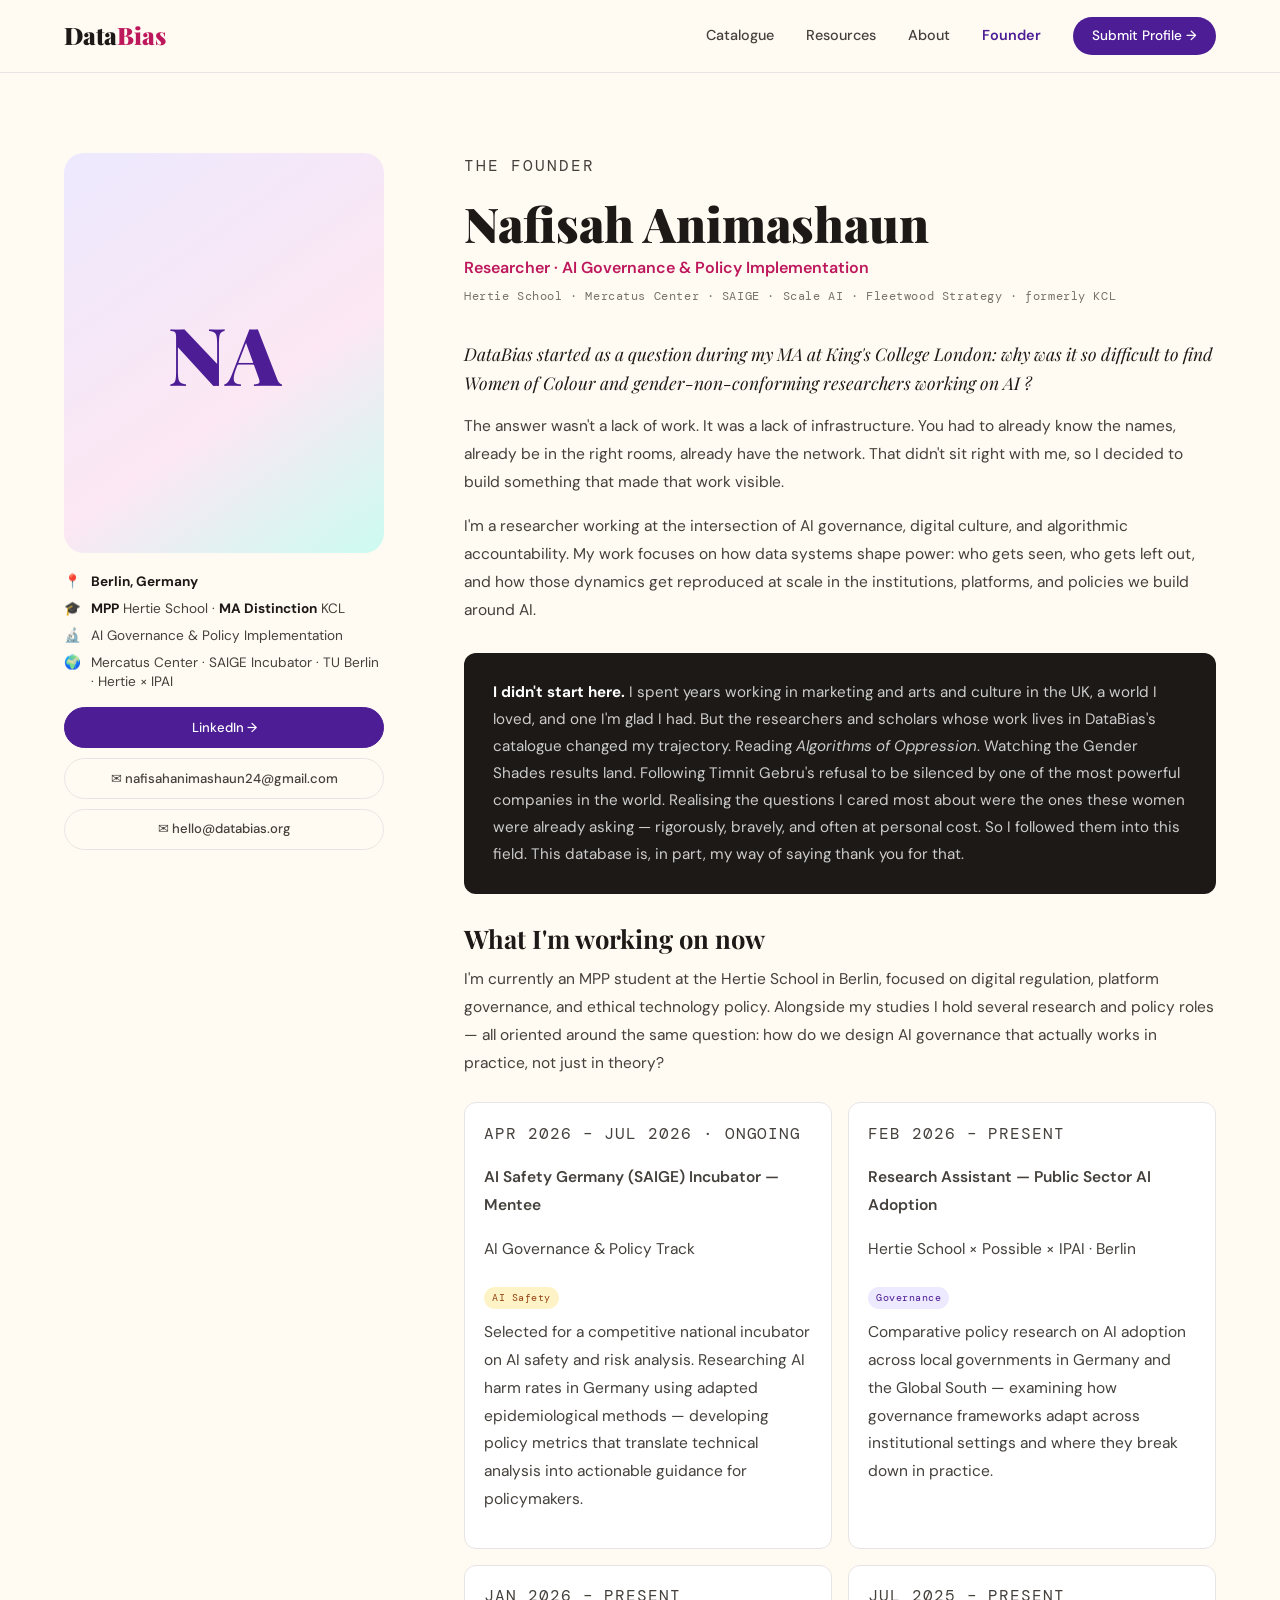
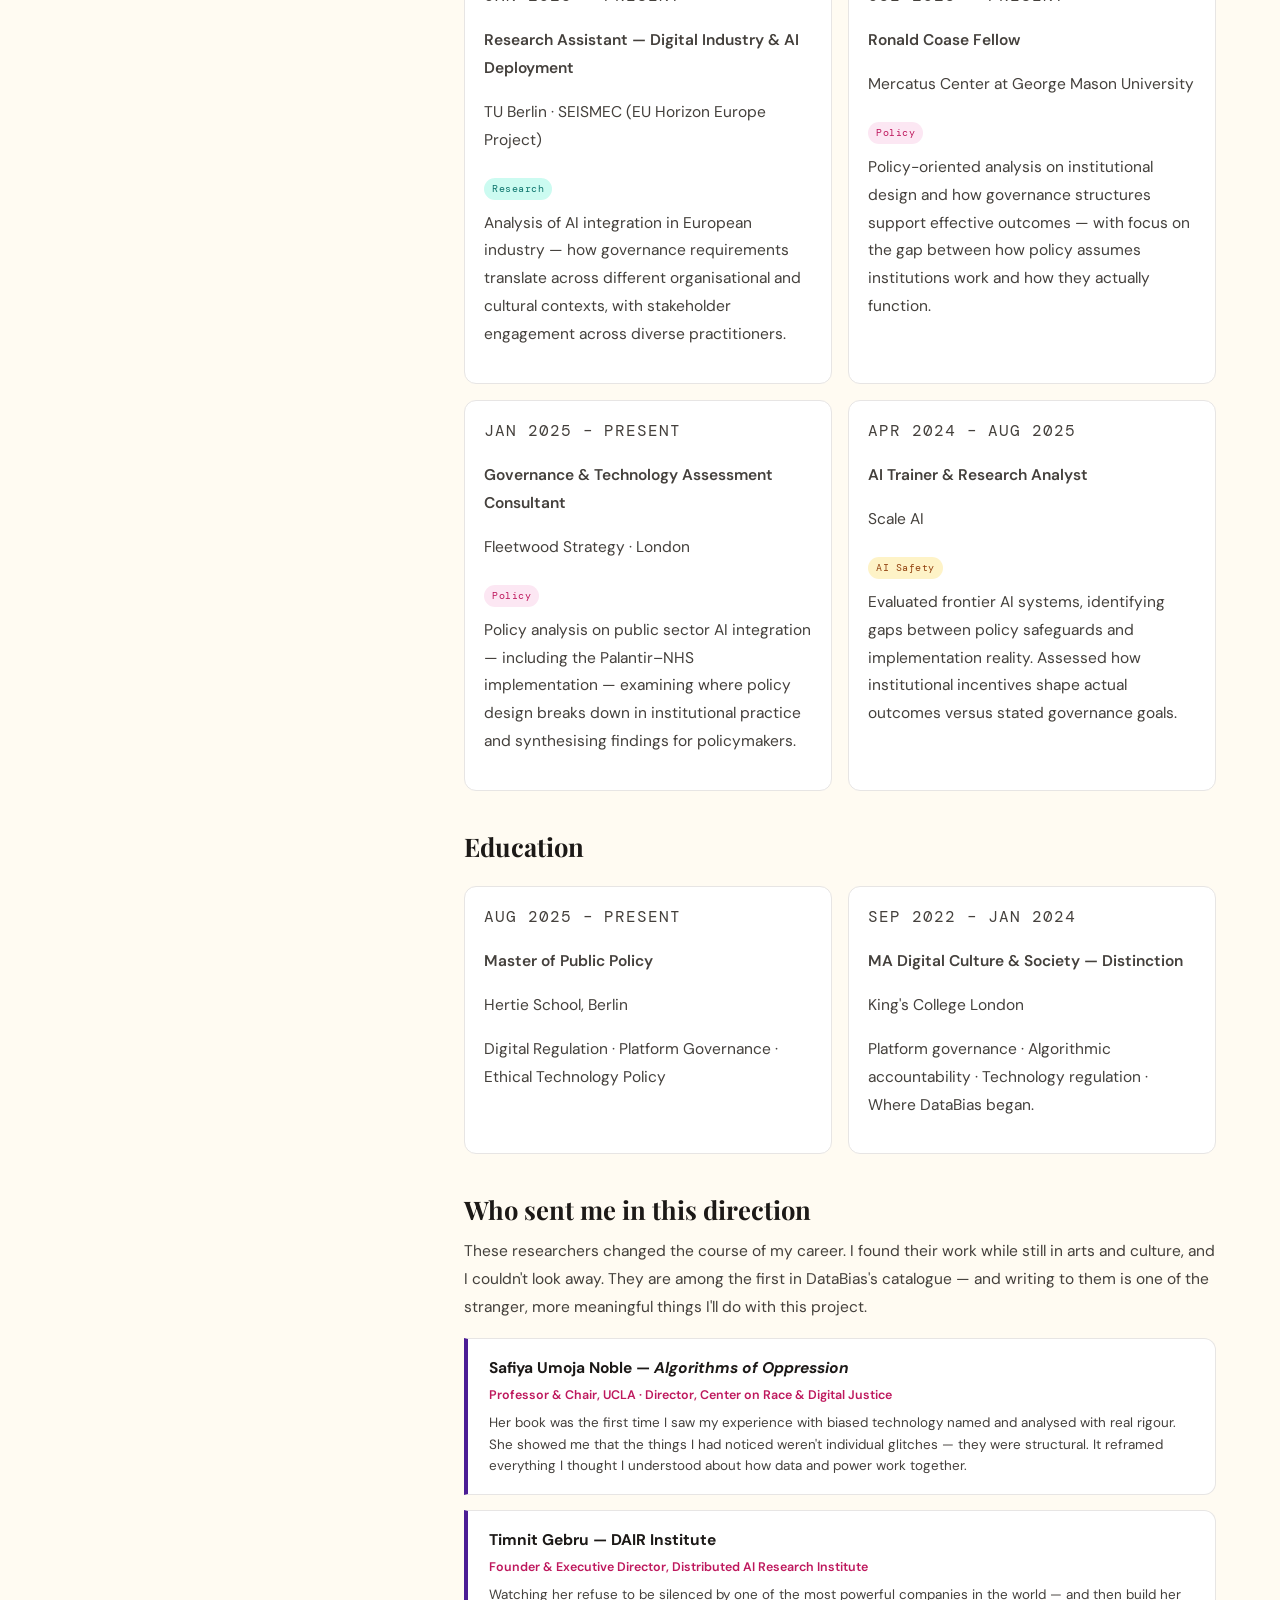
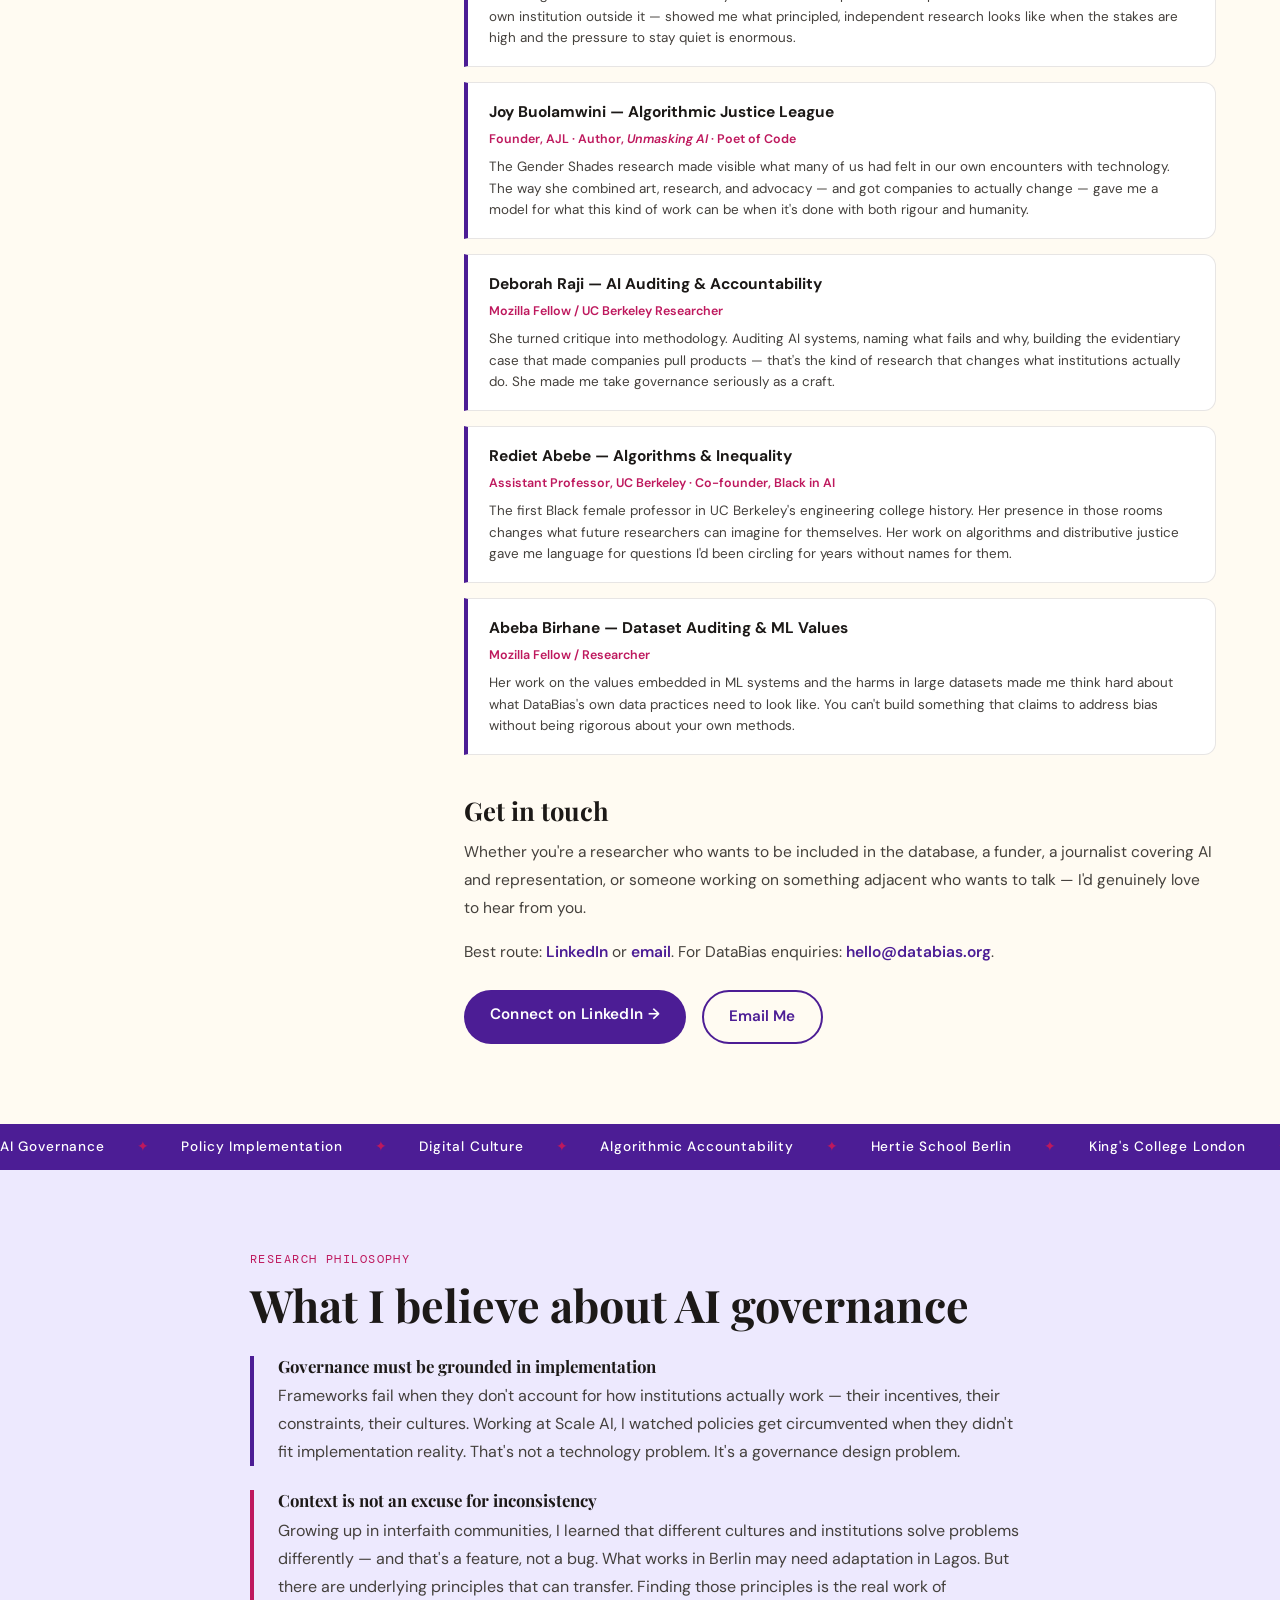
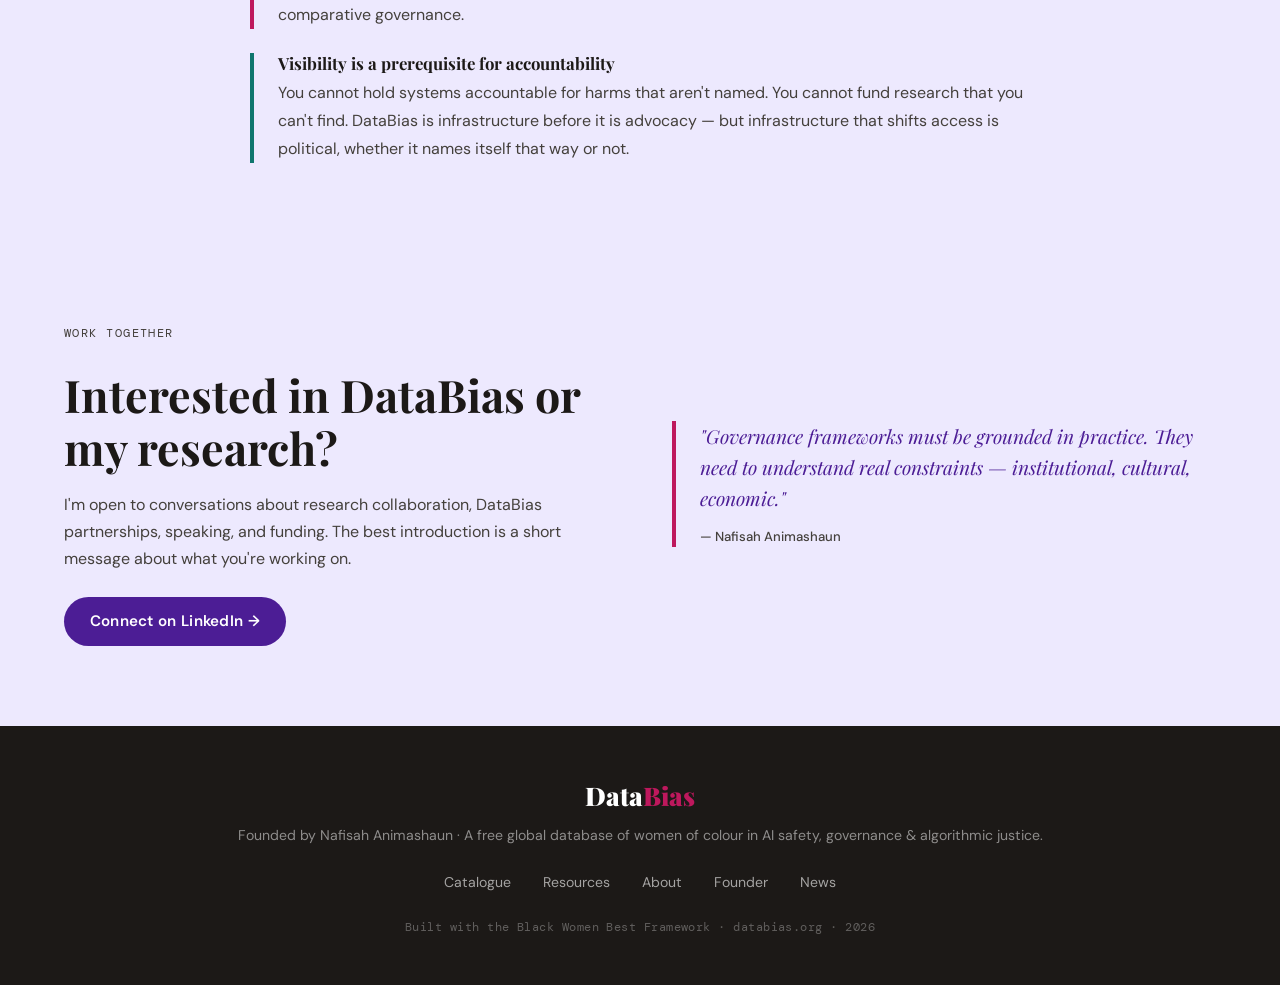
<file: founder/index.html>
<!DOCTYPE html>
<html lang="en">
<head>
<meta charset="UTF-8">
<meta name="viewport" content="width=device-width, initial-scale=1.0">
<title>Nafisah Animashaun — Data Bias</title>
<link rel="preconnect" href="https://fonts.googleapis.com">
<link rel="preconnect" href="https://fonts.gstatic.com" crossorigin>
<link href="https://fonts.googleapis.com/css2?family=Playfair+Display:ital,wght@0,400;0,700;0,900;1,400;1,700&family=DM+Sans:wght@300;400;500;600&family=DM+Mono:wght@400;500&display=swap" rel="stylesheet">
<link rel="stylesheet" href="/style.css">
<style>
  .founder-hero { display:grid; grid-template-columns:320px 1fr; gap:5rem; padding:5rem 5%; align-items:start; }
  .founder-photo-block { position:sticky; top:90px; }
  .founder-avatar { width:100%; aspect-ratio:4/5; border-radius:20px; background:linear-gradient(145deg,var(--c-purple-light) 0%,var(--c-pink-light) 60%,var(--c-teal-light) 100%); display:flex; align-items:center; justify-content:center; font-family:var(--font-display); font-size:5rem; font-weight:900; color:var(--c-purple); margin-bottom:1.2rem; overflow:hidden; }
  .founder-avatar img { width:100%; height:100%; object-fit:cover; }
  .fq-item { display:flex; align-items:flex-start; gap:0.6rem; font-size:0.85rem; color:var(--c-mid); margin-bottom:0.5rem; line-height:1.4; }
  .fq-item strong { color:var(--c-dark); white-space:nowrap; }
  .founder-links { display:flex; flex-direction:column; gap:0.6rem; margin-top:1rem; }
  .founder-link { display:flex; align-items:center; gap:0.5rem; padding:0.55rem 1rem; border:1.5px solid var(--c-border); border-radius:50px; font-size:0.82rem; font-weight:500; color:var(--c-mid); transition:all 0.2s; justify-content:center; }
  .founder-link:hover { border-color:var(--c-purple); color:var(--c-purple); background:var(--c-purple-light); }
  .founder-link.primary { background:var(--c-purple); color:white; border-color:var(--c-purple); }
  .founder-link.primary:hover { opacity:0.9; }
 
  .fc h2 { font-size:1.6rem; margin-bottom:0.8rem; margin-top:2.5rem; }
  .fc h2:first-of-type { margin-top:0; }
  .fc p { color:var(--c-mid); line-height:1.8; margin-bottom:1rem; font-size:0.97rem; }
  .fc p.lead { font-size:1.1rem; color:var(--c-dark); font-family:var(--font-display); font-style:italic; line-height:1.65; }
 
  .career-grid { display:grid; grid-template-columns:1fr 1fr; gap:1rem; margin:1.5rem 0; }
  .career-card { background:white; border:1px solid var(--c-border); border-radius:var(--radius); padding:1.1rem 1.2rem; }
  .cc-date { font-family:var(--font-mono); font-size:0.67rem; color:var(--c-pink); letter-spacing:0.06em; margin-bottom:0.3rem; }
  .cc-role { font-size:0.92rem; font-weight:600; color:var(--c-dark); margin-bottom:0.15rem; line-height:1.3; }
  .cc-org { font-size:0.8rem; color:var(--c-mid); }
  .cc-tag { display:inline-block; margin-top:0.45rem; font-family:var(--font-mono); font-size:0.63rem; letter-spacing:0.05em; padding:0.15rem 0.5rem; border-radius:50px; }
  .tg { background:var(--c-purple-light); color:var(--c-purple); }
  .tr { background:var(--c-teal-light); color:var(--c-teal); }
  .tp { background:var(--c-pink-light); color:var(--c-pink); }
  .ts { background:#FEF3C7; color:#92400E; }
  .cc-body { font-size:0.81rem; color:var(--c-mid); margin-top:0.6rem; line-height:1.6; }
 
  .inspo-block { background:white; border:1px solid var(--c-border); border-left:4px solid var(--c-purple); border-radius:0 var(--radius) var(--radius) 0; padding:1.1rem 1.3rem; margin-bottom:0.9rem; }
  .inspo-block:nth-child(2){border-left-color:var(--c-pink);}
  .inspo-block:nth-child(3){border-left-color:var(--c-teal);}
  .inspo-block:nth-child(4){border-left-color:#B45309;}
  .inspo-block:nth-child(5){border-left-color:var(--c-purple);}
  .inspo-block:nth-child(6){border-left-color:var(--c-pink);}
  .inspo-block h4 { font-size:0.97rem; margin-bottom:0.25rem; }
  .inspo-block .ibw { font-size:0.78rem; color:var(--c-pink); font-weight:600; margin-bottom:0.4rem; }
  .inspo-block p { font-size:0.84rem; color:var(--c-mid); line-height:1.6; margin:0; }
 
  .pivot { background:var(--c-dark); color:white; border-radius:var(--radius); padding:1.6rem 1.8rem; margin:1.8rem 0; }
  .pivot p { color:rgba(255,255,255,0.78); margin:0; line-height:1.78; font-size:0.95rem; }
  .pivot p strong { color:white; }
 
  @media(max-width:900px){
    .founder-hero{grid-template-columns:1fr;} .founder-photo-block{position:static;} .founder-avatar{max-width:260px;} .career-grid{grid-template-columns:1fr;}
  }
</style>
</head>
<body>
 
<nav class="nav">
  <a href="/" class="nav-logo">Data<span>Bias</span></a>
  <div class="nav-links">
    <a href="/catalogue/">Catalogue</a>
    <a href="/resources/">Resources</a>
    <a href="/about/">About</a>
    <a href="/founder/" style="color:var(--c-purple);font-weight:600">Founder</a>
    <a href="/catalogue/" class="nav-cta">Submit Profile →</a>
  </div>
  <button class="nav-hamburger" id="hamburger">☰</button>
</nav>
<div class="nav-mobile" id="mobileNav">
  <a href="/catalogue/">Catalogue</a>
  <a href="/resources/">Resources</a>
  <a href="/about/">About</a>
  <a href="/founder/">Founder</a>
</div>

  <section class="founder-hero">

  <!-- LEFT COLUMN -->
  <div class="founder-photo-block">
    <div class="founder-avatar">NA
      <!-- To add your photo: replace "NA" with <img src="nafisah.jpg" alt="Nafisah Animashaun"> -->
    </div>
    <div style="margin-bottom:1rem">
      <div class="fq-item">📍 <span><strong>Berlin, Germany</strong></span></div>
      <div class="fq-item">🎓 <span><strong>MPP</strong> Hertie School · <strong>MA Distinction</strong> KCL</span></div>
      <div class="fq-item">🔬 <span>AI Governance & Policy Implementation</span></div>
      <div class="fq-item">🌍 <span>Mercatus Center · SAIGE Incubator · TU Berlin · Hertie × IPAI</span></div>
    </div>
    <div class="founder-links">
      <a href="https://www.linkedin.com/in/nafisah-a-animashaun/" target="_blank" class="founder-link primary">LinkedIn →</a>
      <a href="mailto:nafisahanimashaun24@gmail.com" class="founder-link">✉ nafisahanimashaun24@gmail.com</a>
      <a href="mailto:hello@databias.org" class="founder-link">✉ hello@databias.org</a>
    </div>
  </div>

  <!-- RIGHT COLUMN -->
  <div class="fc">
    <p class="section-eyebrow">The Founder</p>
    <h1 style="font-family:var(--font-display);font-size:clamp(2rem,4vw,3rem);font-weight:900;line-height:1.1;margin-bottom:0.3rem">Nafisah Animashaun</h1>
    <p style="color:var(--c-pink);font-weight:600;font-size:1rem;margin-bottom:0.2rem">Researcher · AI Governance & Policy Implementation</p>
    <p style="font-family:var(--font-mono);font-size:0.73rem;color:var(--c-light);letter-spacing:0.05em;margin-bottom:2rem">Hertie School · Mercatus Center · SAIGE · Scale AI · Fleetwood Strategy · formerly KCL</p>

    <p class="lead">DataBias started as a question during my MA at King's College London: why was it so difficult to find Women of Colour and gender-non-conforming researchers working on AI ? </p>

    <p>The answer wasn't a lack of work. It was a lack of infrastructure. You had to already know the names, already be in the right rooms, already have the network. That didn't sit right with me, so I decided to build something that made that work visible.</p>

    <p>I'm a researcher working at the intersection of AI governance, digital culture, and algorithmic accountability. My work focuses on how data systems shape power: who gets seen, who gets left out, and how those dynamics get reproduced at scale in the institutions, platforms, and policies we build around AI.</p>

    <div class="pivot">
      <p><strong>I didn't start here.</strong> I spent years working in marketing and arts and culture in the UK, a world I loved, and one I'm glad I had. But the researchers and scholars whose work lives in DataBias's catalogue changed my trajectory. Reading <em>Algorithms of Oppression</em>. Watching the Gender Shades results land. Following Timnit Gebru's refusal to be silenced by one of the most powerful companies in the world. Realising the questions I cared most about were the ones these women were already asking — rigorously, bravely, and often at personal cost. So I followed them into this field. This database is, in part, my way of saying thank you for that.</p>
    </div>

    <h2>What I'm working on now</h2>
    <p>I'm currently an MPP student at the Hertie School in Berlin, focused on digital regulation, platform governance, and ethical technology policy. Alongside my studies I hold several research and policy roles — all oriented around the same question: how do we design AI governance that actually works in practice, not just in theory?</p>

    <div class="career-grid">

      <div class="career-card">
        <p class="cc-date">APR 2026 – JUL 2026 · ONGOING</p>
        <p class="cc-role">AI Safety Germany (SAIGE) Incubator — Mentee</p>
        <p class="cc-org">AI Governance & Policy Track</p>
        <span class="cc-tag ts">AI Safety</span>
        <p class="cc-body">Selected for a competitive national incubator on AI safety and risk analysis. Researching AI harm rates in Germany using adapted epidemiological methods — developing policy metrics that translate technical analysis into actionable guidance for policymakers.</p>
      </div>

      <div class="career-card">
        <p class="cc-date">FEB 2026 – PRESENT</p>
        <p class="cc-role">Research Assistant — Public Sector AI Adoption</p>
        <p class="cc-org">Hertie School × Possible × IPAI · Berlin</p>
        <span class="cc-tag tg">Governance</span>
        <p class="cc-body">Comparative policy research on AI adoption across local governments in Germany and the Global South — examining how governance frameworks adapt across institutional settings and where they break down in practice.</p>
      </div>

      <div class="career-card">
        <p class="cc-date">JAN 2026 – PRESENT</p>
        <p class="cc-role">Research Assistant — Digital Industry & AI Deployment</p>
        <p class="cc-org">TU Berlin · SEISMEC (EU Horizon Europe Project)</p>
        <span class="cc-tag tr">Research</span>
        <p class="cc-body">Analysis of AI integration in European industry — how governance requirements translate across different organisational and cultural contexts, with stakeholder engagement across diverse practitioners.</p>
      </div>

      <div class="career-card">
        <p class="cc-date">JUL 2025 – PRESENT</p>
        <p class="cc-role">Ronald Coase Fellow</p>
        <p class="cc-org">Mercatus Center at George Mason University</p>
        <span class="cc-tag tp">Policy</span>
        <p class="cc-body">Policy-oriented analysis on institutional design and how governance structures support effective outcomes — with focus on the gap between how policy assumes institutions work and how they actually function.</p>
      </div>

      <div class="career-card">
        <p class="cc-date">JAN 2025 – PRESENT</p>
        <p class="cc-role">Governance & Technology Assessment Consultant</p>
        <p class="cc-org">Fleetwood Strategy · London</p>
        <span class="cc-tag tp">Policy</span>
        <p class="cc-body">Policy analysis on public sector AI integration — including the Palantir–NHS implementation — examining where policy design breaks down in institutional practice and synthesising findings for policymakers.</p>
      </div>

      <div class="career-card">
        <p class="cc-date">APR 2024 – AUG 2025</p>
        <p class="cc-role">AI Trainer & Research Analyst</p>
        <p class="cc-org">Scale AI</p>
        <span class="cc-tag ts">AI Safety</span>
        <p class="cc-body">Evaluated frontier AI systems, identifying gaps between policy safeguards and implementation reality. Assessed how institutional incentives shape actual outcomes versus stated governance goals.</p>
      </div>

    </div>

    <h2>Education</h2>
    <div class="career-grid">
      <div class="career-card">
        <p class="cc-date">AUG 2025 – PRESENT</p>
        <p class="cc-role">Master of Public Policy</p>
        <p class="cc-org">Hertie School, Berlin</p>
        <p class="cc-body">Digital Regulation · Platform Governance · Ethical Technology Policy</p>
      </div>
      <div class="career-card">
        <p class="cc-date">SEP 2022 – JAN 2024</p>
        <p class="cc-role">MA Digital Culture & Society — Distinction</p>
        <p class="cc-org">King's College London</p>
        <p class="cc-body">Platform governance · Algorithmic accountability · Technology regulation · Where DataBias began.</p>
      </div>
    </div>

    <h2>Who sent me in this direction</h2>
    <p>These researchers changed the course of my career. I found their work while still in arts and culture, and I couldn't look away. They are among the first in DataBias's catalogue — and writing to them is one of the stranger, more meaningful things I'll do with this project.</p>

    <div class="inspo-block">
      <h4>Safiya Umoja Noble — <em>Algorithms of Oppression</em></h4>
      <p class="ibw">Professor & Chair, UCLA · Director, Center on Race & Digital Justice</p>
      <p>Her book was the first time I saw my experience with biased technology named and analysed with real rigour. She showed me that the things I had noticed weren't individual glitches — they were structural. It reframed everything I thought I understood about how data and power work together.</p>
    </div>

    <div class="inspo-block">
      <h4>Timnit Gebru — DAIR Institute</h4>
      <p class="ibw">Founder & Executive Director, Distributed AI Research Institute</p>
      <p>Watching her refuse to be silenced by one of the most powerful companies in the world — and then build her own institution outside it — showed me what principled, independent research looks like when the stakes are high and the pressure to stay quiet is enormous.</p>
    </div>

    <div class="inspo-block">
      <h4>Joy Buolamwini — Algorithmic Justice League</h4>
      <p class="ibw">Founder, AJL · Author, <em>Unmasking AI</em> · Poet of Code</p>
      <p>The Gender Shades research made visible what many of us had felt in our own encounters with technology. The way she combined art, research, and advocacy — and got companies to actually change — gave me a model for what this kind of work can be when it's done with both rigour and humanity.</p>
    </div>

    <div class="inspo-block">
      <h4>Deborah Raji — AI Auditing & Accountability</h4>
      <p class="ibw">Mozilla Fellow / UC Berkeley Researcher</p>
      <p>She turned critique into methodology. Auditing AI systems, naming what fails and why, building the evidentiary case that made companies pull products — that's the kind of research that changes what institutions actually do. She made me take governance seriously as a craft.</p>
    </div>

    <div class="inspo-block">
      <h4>Rediet Abebe — Algorithms & Inequality</h4>
      <p class="ibw">Assistant Professor, UC Berkeley · Co-founder, Black in AI</p>
      <p>The first Black female professor in UC Berkeley's engineering college history. Her presence in those rooms changes what future researchers can imagine for themselves. Her work on algorithms and distributive justice gave me language for questions I'd been circling for years without names for them.</p>
    </div>

    <div class="inspo-block">
      <h4>Abeba Birhane — Dataset Auditing & ML Values</h4>
      <p class="ibw">Mozilla Fellow / Researcher</p>
      <p>Her work on the values embedded in ML systems and the harms in large datasets made me think hard about what DataBias's own data practices need to look like. You can't build something that claims to address bias without being rigorous about your own methods.</p>
    </div>

    <h2>Get in touch</h2>
    <p>Whether you're a researcher who wants to be included in the database, a funder, a journalist covering AI and representation, or someone working on something adjacent who wants to talk — I'd genuinely love to hear from you.</p>
    <p>Best route: <a href="https://www.linkedin.com/in/nafisah-a-animashaun/" target="_blank" style="color:var(--c-purple);font-weight:600">LinkedIn</a> or <a href="mailto:nafisahanimashaun24@gmail.com" style="color:var(--c-purple);font-weight:600">email</a>. For DataBias enquiries: <a href="mailto:hello@databias.org" style="color:var(--c-purple);font-weight:600">hello@databias.org</a>.</p>
    <div style="display:flex;gap:1rem;flex-wrap:wrap;margin-top:1.5rem">
      <a href="https://www.linkedin.com/in/nafisah-a-animashaun/" target="_blank" class="btn-primary">Connect on LinkedIn →</a>
      <a href="mailto:nafisahanimashaun24@gmail.com" class="btn-ghost">Email Me</a>
    </div>

  </div>
</section>
  <div class="ticker-wrap">
  <div class="ticker">
    <span>AI Governance</span><span class="sep">✦</span><span>Policy Implementation</span><span class="sep">✦</span><span>Digital Culture</span><span class="sep">✦</span><span>Algorithmic Accountability</span><span class="sep">✦</span><span>Hertie School Berlin</span><span class="sep">✦</span><span>King's College London</span><span class="sep">✦</span><span>SAIGE Incubator</span><span class="sep">✦</span><span>Mercatus Center</span><span class="sep">✦</span><span>AI Governance</span><span class="sep">✦</span><span>Policy Implementation</span><span class="sep">✦</span><span>Digital Culture</span><span class="sep">✦</span><span>Algorithmic Accountability</span><span class="sep">✦</span><span>Hertie School Berlin</span><span class="sep">✦</span><span>King's College London</span><span class="sep">✦</span><span>SAIGE Incubator</span><span class="sep">✦</span><span>Mercatus Center</span><span class="sep">✦</span>
  </div>
</div>

<section class="section" style="background:var(--c-purple-light)">
  <div style="max-width:780px;margin:0 auto">
    <p class="section-eyebrow" style="text-align:left">Research Philosophy</p>
    <h2 style="margin-bottom:1.5rem">What I believe about AI governance</h2>
    <div style="display:flex;flex-direction:column;gap:1.5rem">
      <div style="border-left:4px solid var(--c-purple);padding-left:1.5rem">
        <h3 style="font-size:1.05rem;margin-bottom:0.4rem">Governance must be grounded in implementation</h3>
        <p style="color:var(--c-mid);line-height:1.75">Frameworks fail when they don't account for how institutions actually work — their incentives, their constraints, their cultures. Working at Scale AI, I watched policies get circumvented when they didn't fit implementation reality. That's not a technology problem. It's a governance design problem.</p>
      </div>
      <div style="border-left:4px solid var(--c-pink);padding-left:1.5rem">
        <h3 style="font-size:1.05rem;margin-bottom:0.4rem">Context is not an excuse for inconsistency</h3>
        <p style="color:var(--c-mid);line-height:1.75">Growing up in interfaith communities, I learned that different cultures and institutions solve problems differently — and that's a feature, not a bug. What works in Berlin may need adaptation in Lagos. But there are underlying principles that can transfer. Finding those principles is the real work of comparative governance.</p>
      </div>
      <div style="border-left:4px solid var(--c-teal);padding-left:1.5rem">
        <h3 style="font-size:1.05rem;margin-bottom:0.4rem">Visibility is a prerequisite for accountability</h3>
        <p style="color:var(--c-mid);line-height:1.75">You cannot hold systems accountable for harms that aren't named. You cannot fund research that you can't find. DataBias is infrastructure before it is advocacy — but infrastructure that shifts access is political, whether it names itself that way or not.</p>
      </div>
    </div>
  </div>
</section>

<section class="section cta-section">
  <div class="cta-inner">
    <div class="cta-text">
      <p class="section-eyebrow">Work Together</p>
      <h2>Interested in DataBias or my research?</h2>
      <p>I'm open to conversations about research collaboration, DataBias partnerships, speaking, and funding. The best introduction is a short message about what you're working on.</p>
      <a href="https://www.linkedin.com/in/nafisah-a-animashaun/" target="_blank" class="btn-primary">Connect on LinkedIn →</a>
    </div>
    <div class="cta-quote">
      <blockquote>
        "Governance frameworks must be grounded in practice. They need to understand real constraints — institutional, cultural, economic."
        <cite>— Nafisah Animashaun </cite>
      </blockquote>
    </div>
  </div>
</section>
<footer class="footer">
  <div class="footer-inner">
    <div class="footer-logo">Data<span>Bias</span></div>
    <p class="footer-tagline">Founded by Nafisah Animashaun · A free global database of women of colour in AI safety, governance & algorithmic justice.</p>
    <div class="footer-links">
      <a href="/catalogue/">Catalogue</a>
      <a href="/resources/">Resources</a>
      <a href="/about/">About</a>
      <a href="/founder/">Founder</a>
      <a href="/news/">News</a>
    </div>
    <p class="footer-copy">Built with the Black Women Best Framework · databias.org · 2026</p>
  </div>
</footer>
<script>
  document.getElementById('hamburger').addEventListener('click',()=>document.getElementById('mobileNav').classList.toggle('open'));
</script>
</body>
</html>
</file>
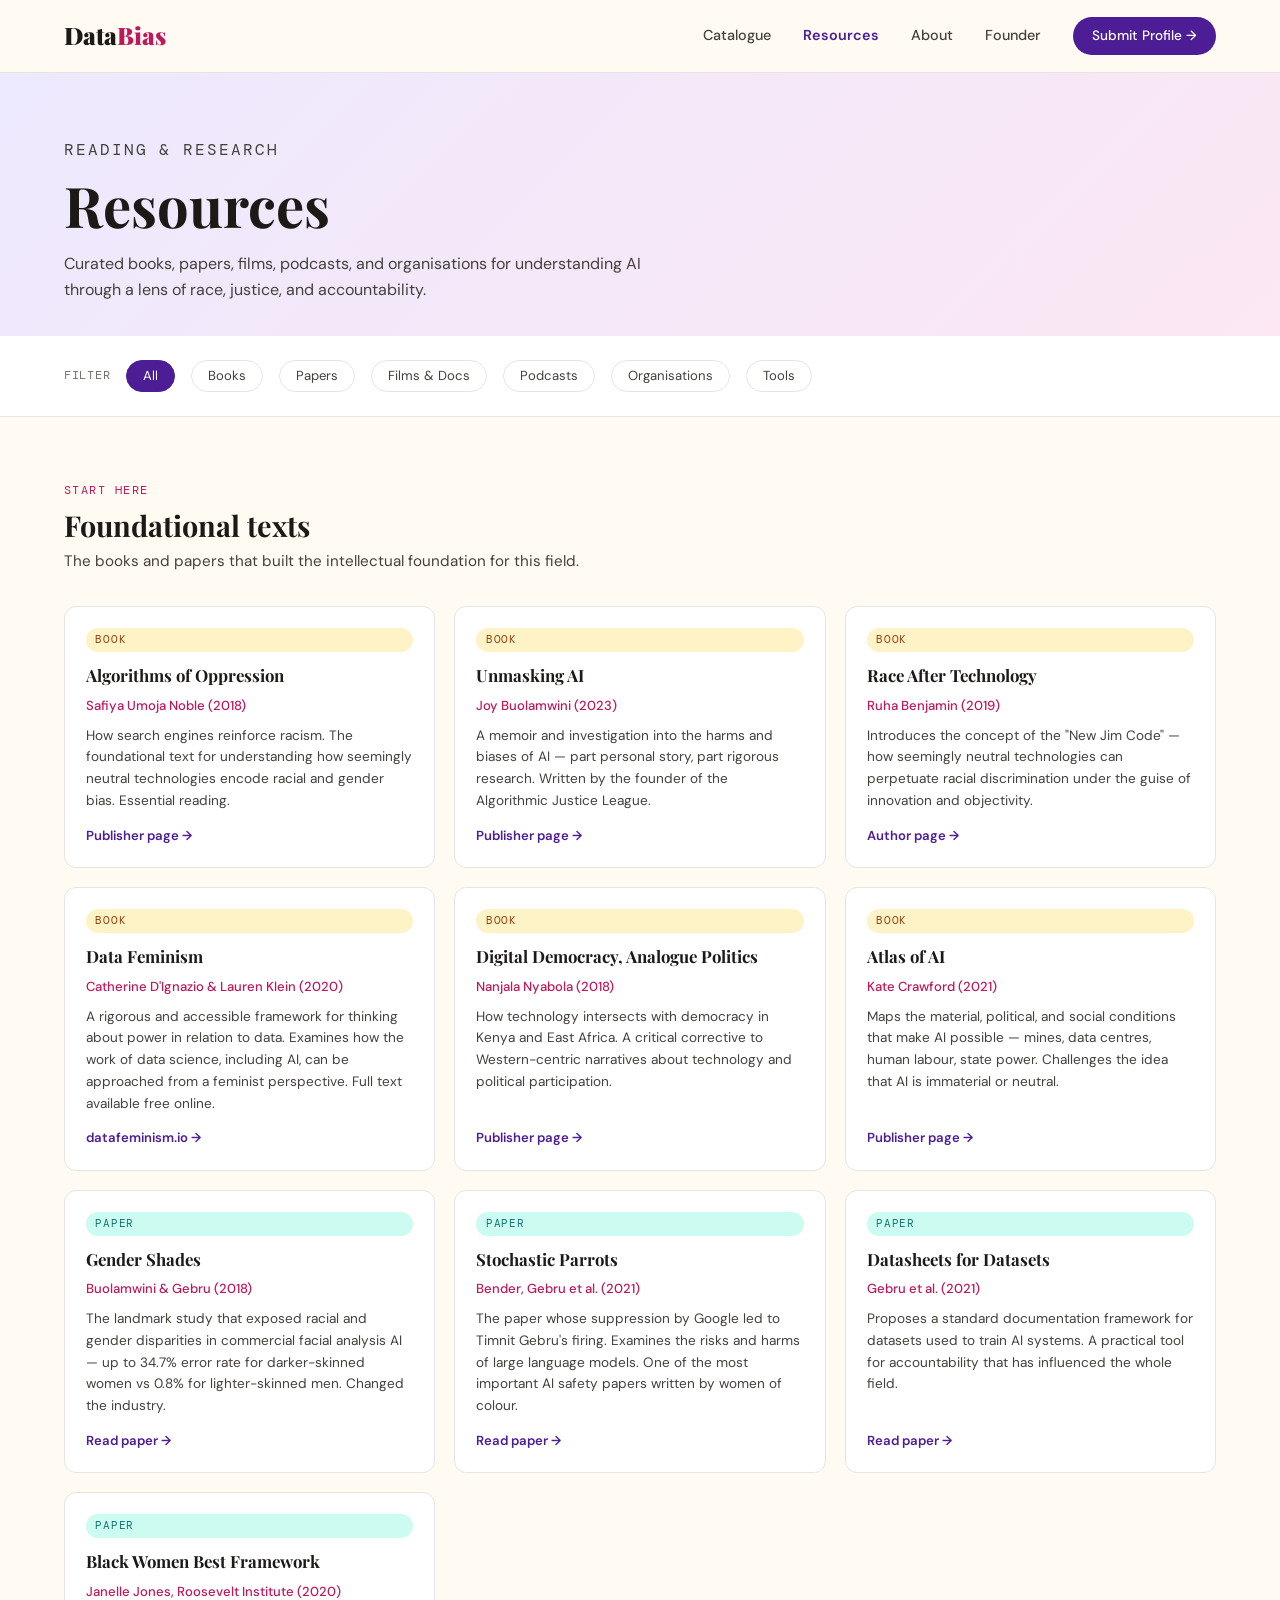
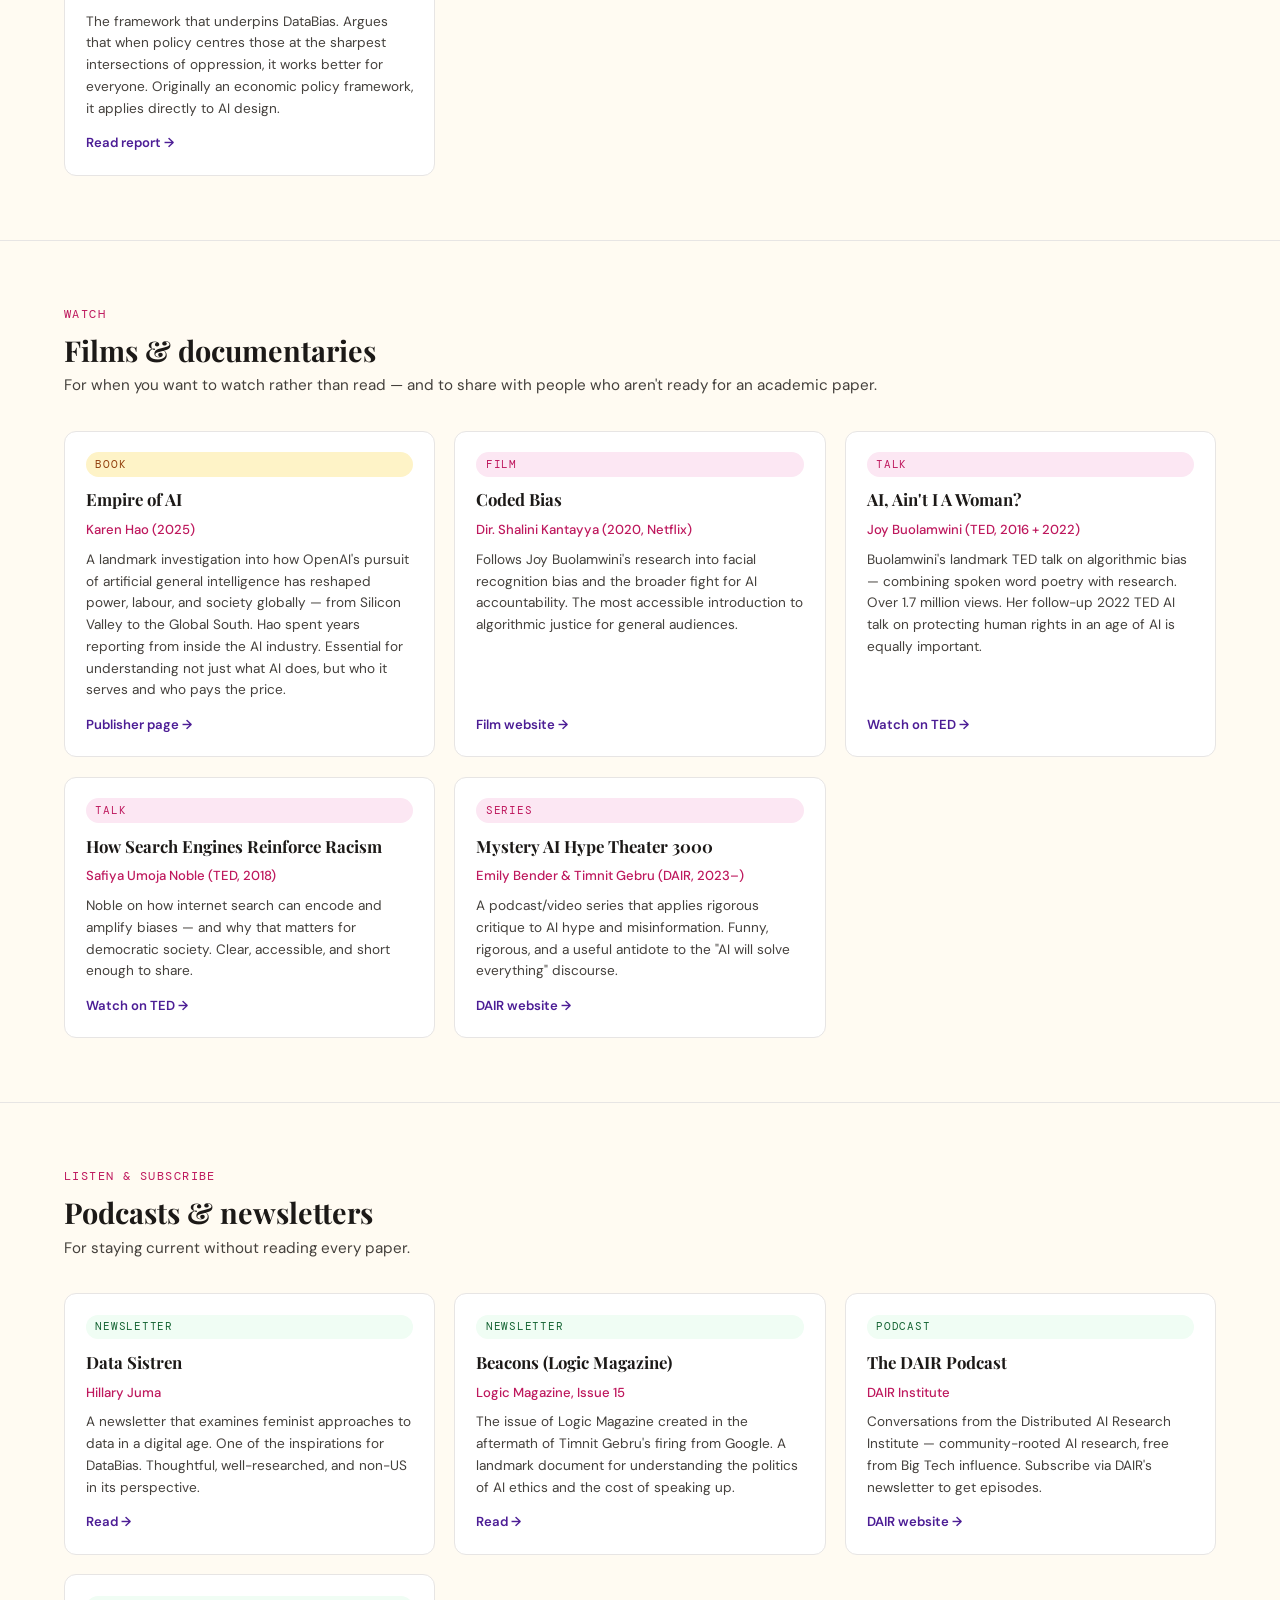
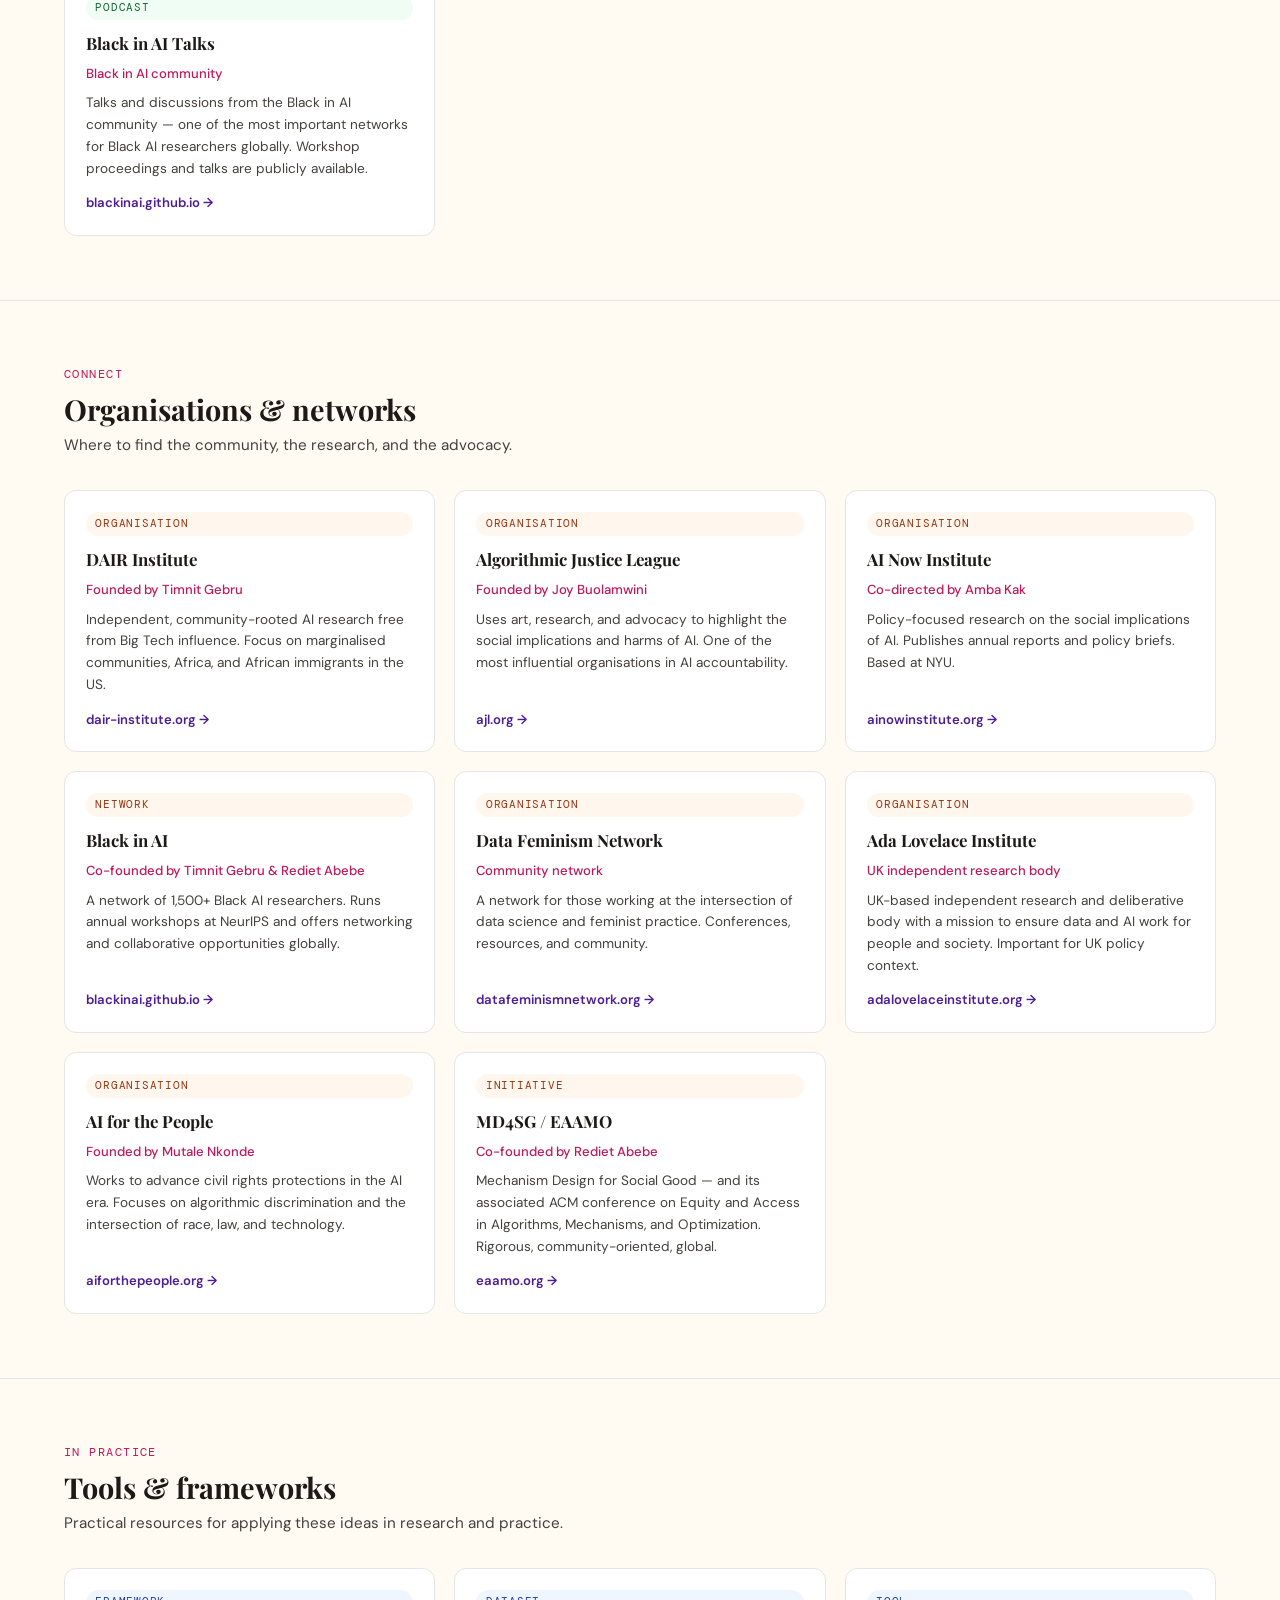
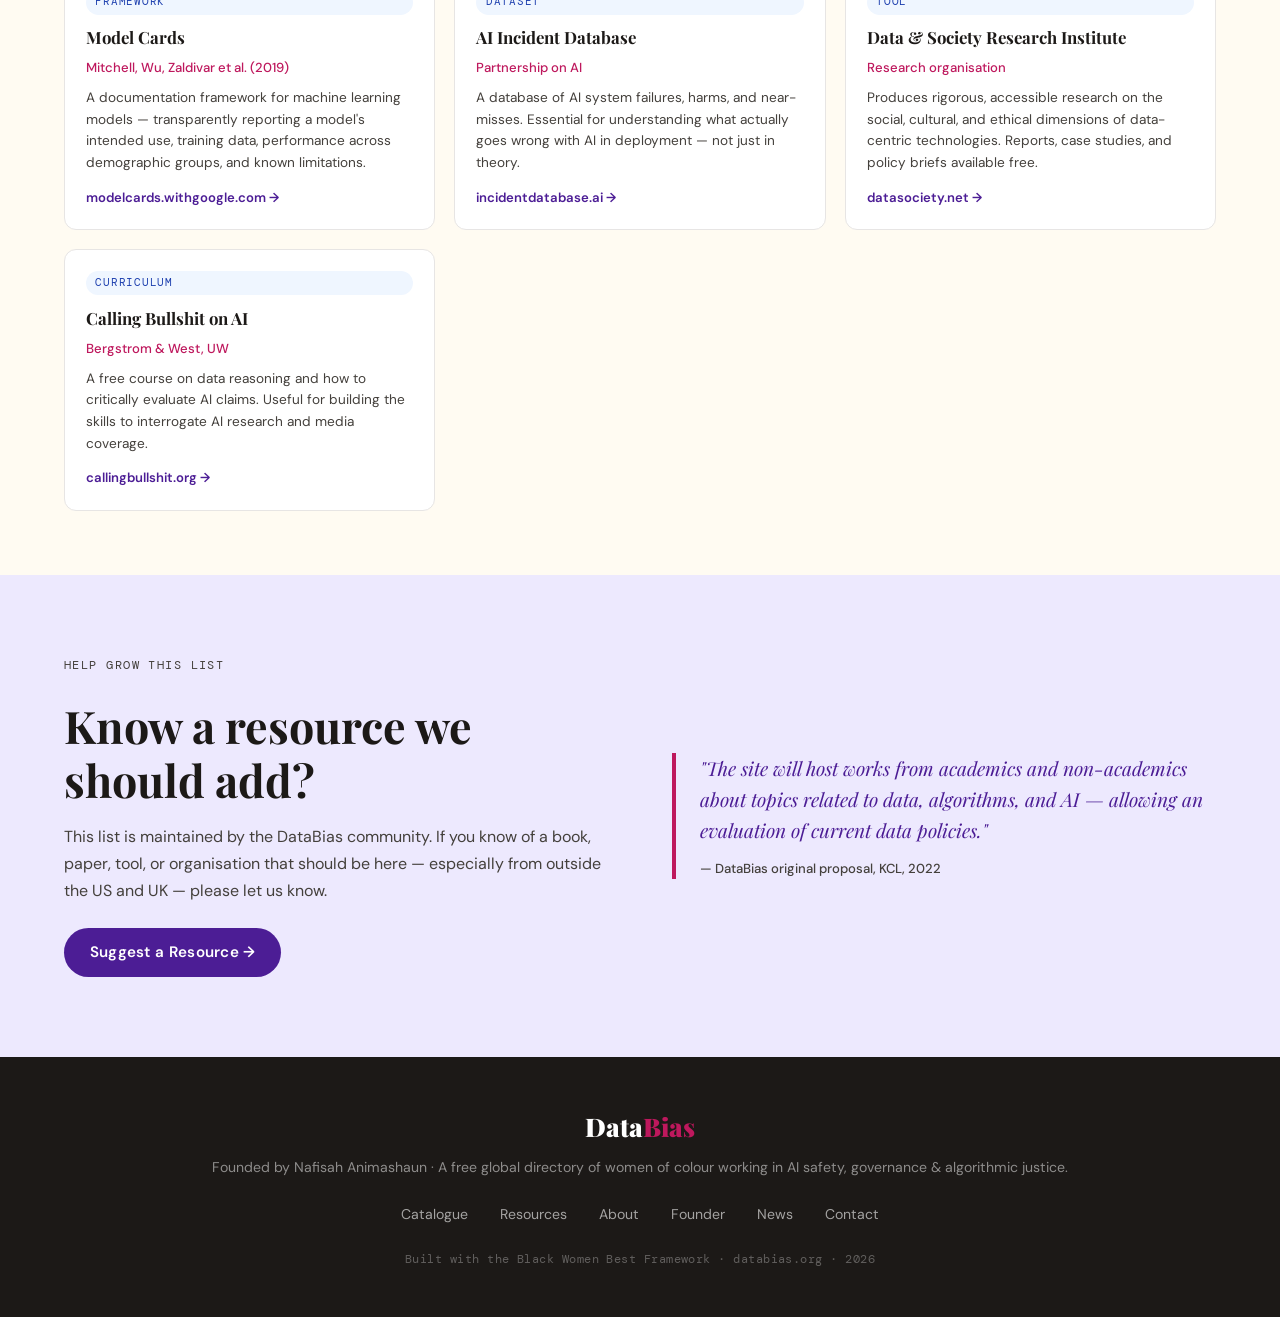
<file: news/index.html>
<!DOCTYPE html>
<html lang="en">
<head>
<meta charset="UTF-8">
<meta name="viewport" content="width=device-width, initial-scale=1.0">
<title>Resources — Data Bias</title>
<link rel="preconnect" href="https://fonts.googleapis.com">
<link rel="preconnect" href="https://fonts.gstatic.com" crossorigin>
<link href="https://fonts.googleapis.com/css2?family=Playfair+Display:ital,wght@0,400;0,700;0,900;1,400;1,700&family=DM+Sans:wght@300;400;500;600&family=DM+Mono:wght@400;500&display=swap" rel="stylesheet">
<link rel="stylesheet" href="/style.css">
<style>
  .resource-section { padding: 4rem 5%; }
  .resource-section + .resource-section { border-top: 1px solid var(--c-border); }
  .resource-section h2 { font-size: 1.8rem; margin-bottom: 0.4rem; }
  .resource-section .rs-sub { color:var(--c-mid); margin-bottom:2rem; font-size:0.95rem; }
  .resource-grid { display:grid; grid-template-columns:repeat(auto-fill,minmax(300px,1fr)); gap:1.2rem; }
  .resource-card {
    background:white; border:1px solid var(--c-border);
    border-radius:var(--radius); padding:1.3rem;
    display:flex; flex-direction:column; gap:0.5rem;
    transition:all 0.2s;
  }
  .resource-card:hover { border-color:var(--c-purple-light); box-shadow:var(--shadow); }
  .resource-card a { color:inherit; }
  .rc-type {
    font-family:var(--font-mono); font-size:0.68rem;
    letter-spacing:0.07em; text-transform:uppercase;
    padding:0.2rem 0.6rem; border-radius:50px;
    display:inline-block; margin-bottom:0.3rem;
  }
  .type-book { background:var(--c-gold-light); color:var(--c-gold); }
  .type-article { background:var(--c-purple-light); color:var(--c-purple); }
  .type-paper { background:var(--c-teal-light); color:var(--c-teal); }
  .type-film { background:var(--c-pink-light); color:var(--c-pink); }
  .type-podcast { background:#F0FDF4; color:#166534; }
  .type-org { background:#FFF7ED; color:#9A3412; }
  .type-tool { background:#EFF6FF; color:#1E40AF; }
  .resource-card h3 { font-family:var(--font-display); font-size:1.05rem; line-height:1.3; }
  .resource-card .rc-author { font-size:0.82rem; color:var(--c-pink); font-weight:500; }
  .resource-card .rc-desc { font-size:0.85rem; color:var(--c-mid); line-height:1.6; flex:1; }
  .resource-card .rc-link {
    font-size:0.82rem; color:var(--c-purple); font-weight:600;
    margin-top:0.3rem; transition:color 0.2s;
  }
  .resource-card .rc-link:hover { color:var(--c-pink); }
  .filter-row { display:flex; gap:0.8rem; flex-wrap:wrap; margin-bottom:2rem; }
</style>
</head>
<body>

<nav class="nav">
  <a href="/" class="nav-logo">Data<span>Bias</span></a>
  <div class="nav-links">
    <a href="/catalogue/">Catalogue</a>
    <a href="/resources/" style="color:var(--c-purple);font-weight:600">Resources</a>
    <a href="/about/">About</a>
    <a href="/founder/">Founder</a>
    <a href="/catalogue/" class="nav-cta">Submit Profile →</a>
  </div>
  <button class="nav-hamburger" id="hamburger">☰</button>
</nav>
<div class="nav-mobile" id="mobileNav">
  <a href="/catalogue/">Catalogue</a>
  <a href="/resources/">Resources</a>
  <a href="/about/">About</a>
  <a href="/founder/">Founder</a>
  <a href="/news/">News</a>
</div>

<div class="page-hero">
  <p class="section-eyebrow">Reading & Research</p>
  <h1>Resources</h1>
  <p>Curated books, papers, films, podcasts, and organisations for understanding AI through a lens of race, justice, and accountability.</p>
</div>

<!-- FILTER BAR -->
<div class="filter-bar">
  <span class="filter-label">FILTER</span>
  <button class="filter-btn active" onclick="filterRes('all',this)">All</button>
  <button class="filter-btn" onclick="filterRes('book',this)">Books</button>
  <button class="filter-btn" onclick="filterRes('paper',this)">Papers</button>
  <button class="filter-btn" onclick="filterRes('film',this)">Films & Docs</button>
  <button class="filter-btn" onclick="filterRes('podcast',this)">Podcasts</button>
  <button class="filter-btn" onclick="filterRes('org',this)">Organisations</button>
  <button class="filter-btn" onclick="filterRes('tool',this)">Tools</button>
</div>

<!-- FOUNDATIONAL TEXTS -->
<section class="resource-section">
  <p class="section-eyebrow">Start Here</p>
  <h2>Foundational texts</h2>
  <p class="rs-sub">The books and papers that built the intellectual foundation for this field.</p>
  <div class="resource-grid" id="resourceGrid">

    <div class="resource-card" data-type="book">
      <span class="rc-type type-book">Book</span>
      <h3>Algorithms of Oppression</h3>
      <p class="rc-author">Safiya Umoja Noble (2018)</p>
      <p class="rc-desc">How search engines reinforce racism. The foundational text for understanding how seemingly neutral technologies encode racial and gender bias. Essential reading.</p>
      <a href="https://nyupress.org/9781479837243/algorithms-of-oppression/" class="rc-link" target="_blank">Publisher page →</a>
    </div>

    <div class="resource-card" data-type="book">
      <span class="rc-type type-book">Book</span>
      <h3>Unmasking AI</h3>
      <p class="rc-author">Joy Buolamwini (2023)</p>
      <p class="rc-desc">A memoir and investigation into the harms and biases of AI — part personal story, part rigorous research. Written by the founder of the Algorithmic Justice League.</p>
      <a href="https://www.penguinrandomhouse.com/books/670987/unmasking-ai-by-joy-buolamwini/" class="rc-link" target="_blank">Publisher page →</a>
    </div>

    <div class="resource-card" data-type="book">
      <span class="rc-type type-book">Book</span>
      <h3>Race After Technology</h3>
      <p class="rc-author">Ruha Benjamin (2019)</p>
      <p class="rc-desc">Introduces the concept of the "New Jim Code" — how seemingly neutral technologies can perpetuate racial discrimination under the guise of innovation and objectivity.</p>
      <a href="https://www.ruhabenjamin.com/race-after-technology" class="rc-link" target="_blank">Author page →</a>
    </div>

    <div class="resource-card" data-type="book">
      <span class="rc-type type-book">Book</span>
      <h3>Data Feminism</h3>
      <p class="rc-author">Catherine D'Ignazio & Lauren Klein (2020)</p>
      <p class="rc-desc">A rigorous and accessible framework for thinking about power in relation to data. Examines how the work of data science, including AI, can be approached from a feminist perspective. Full text available free online.</p>
      <a href="https://datafeminism.io/" class="rc-link" target="_blank">datafeminism.io →</a>
    </div>

    <div class="resource-card" data-type="book">
      <span class="rc-type type-book">Book</span>
      <h3>Digital Democracy, Analogue Politics</h3>
      <p class="rc-author">Nanjala Nyabola (2018)</p>
      <p class="rc-desc">How technology intersects with democracy in Kenya and East Africa. A critical corrective to Western-centric narratives about technology and political participation.</p>
      <a href="https://www.zedbooks.net/shop/book/digital-democracy-analogue-politics/" class="rc-link" target="_blank">Publisher page →</a>
    </div>

    <div class="resource-card" data-type="book">
      <span class="rc-type type-book">Book</span>
      <h3>Atlas of AI</h3>
      <p class="rc-author">Kate Crawford (2021)</p>
      <p class="rc-desc">Maps the material, political, and social conditions that make AI possible — mines, data centres, human labour, state power. Challenges the idea that AI is immaterial or neutral.</p>
      <a href="https://yalebooks.yale.edu/book/9780300264630/atlas-of-ai/" class="rc-link" target="_blank">Publisher page →</a>
    </div>

    <div class="resource-card" data-type="paper">
      <span class="rc-type type-paper">Paper</span>
      <h3>Gender Shades</h3>
      <p class="rc-author">Buolamwini & Gebru (2018)</p>
      <p class="rc-desc">The landmark study that exposed racial and gender disparities in commercial facial analysis AI — up to 34.7% error rate for darker-skinned women vs 0.8% for lighter-skinned men. Changed the industry.</p>
      <a href="http://proceedings.mlr.press/v81/buolamwini18a.html" class="rc-link" target="_blank">Read paper →</a>
    </div>

    <div class="resource-card" data-type="paper">
      <span class="rc-type type-paper">Paper</span>
      <h3>Stochastic Parrots</h3>
      <p class="rc-author">Bender, Gebru et al. (2021)</p>
      <p class="rc-desc">The paper whose suppression by Google led to Timnit Gebru's firing. Examines the risks and harms of large language models. One of the most important AI safety papers written by women of colour.</p>
      <a href="https://dl.acm.org/doi/10.1145/3442188.3445922" class="rc-link" target="_blank">Read paper →</a>
    </div>

    <div class="resource-card" data-type="paper">
      <span class="rc-type type-paper">Paper</span>
      <h3>Datasheets for Datasets</h3>
      <p class="rc-author">Gebru et al. (2021)</p>
      <p class="rc-desc">Proposes a standard documentation framework for datasets used to train AI systems. A practical tool for accountability that has influenced the whole field.</p>
      <a href="https://dl.acm.org/doi/10.1145/3458723" class="rc-link" target="_blank">Read paper →</a>
    </div>

    <div class="resource-card" data-type="paper">
      <span class="rc-type type-paper">Paper</span>
      <h3>Black Women Best Framework</h3>
      <p class="rc-author">Janelle Jones, Roosevelt Institute (2020)</p>
      <p class="rc-desc">The framework that underpins DataBias. Argues that when policy centres those at the sharpest intersections of oppression, it works better for everyone. Originally an economic policy framework, it applies directly to AI design.</p>
      <a href="https://rooseveltinstitute.org/publications/black-women-best/" class="rc-link" target="_blank">Read report →</a>
    </div>

  </div>
</section>

<!-- FILMS & DOCS -->
<section class="resource-section">
  <p class="section-eyebrow">Watch</p>
  <h2>Films & documentaries</h2>
  <p class="rs-sub">For when you want to watch rather than read — and to share with people who aren't ready for an academic paper.</p>
  <div class="resource-grid">

    <div class="resource-card" data-type="book">
      <span class="rc-type type-book">Book</span>
      <h3>Empire of AI</h3>
      <p class="rc-author">Karen Hao (2025)</p>
      <p class="rc-desc">A landmark investigation into how OpenAI's pursuit of artificial general intelligence has reshaped power, labour, and society globally — from Silicon Valley to the Global South. Hao spent years reporting from inside the AI industry. Essential for understanding not just what AI does, but who it serves and who pays the price.</p>
      <a href="https://www.penguinrandomhouse.com/books/741805/empire-of-ai-by-karen-hao/" class="rc-link" target="_blank">Publisher page →</a>
    </div>

    <div class="resource-card" data-type="film">
      <span class="rc-type type-film">Film</span>
      <h3>Coded Bias</h3>
      <p class="rc-author">Dir. Shalini Kantayya (2020, Netflix)</p>
      <p class="rc-desc">Follows Joy Buolamwini's research into facial recognition bias and the broader fight for AI accountability. The most accessible introduction to algorithmic justice for general audiences.</p>
      <a href="https://www.codedbias.com/" class="rc-link" target="_blank">Film website →</a>
    </div>

    <div class="resource-card" data-type="film">
      <span class="rc-type type-film">Talk</span>
      <h3>AI, Ain't I A Woman?</h3>
      <p class="rc-author">Joy Buolamwini (TED, 2016 + 2022)</p>
      <p class="rc-desc">Buolamwini's landmark TED talk on algorithmic bias — combining spoken word poetry with research. Over 1.7 million views. Her follow-up 2022 TED AI talk on protecting human rights in an age of AI is equally important.</p>
      <a href="https://www.ted.com/speakers/joy_buolamwini" class="rc-link" target="_blank">Watch on TED →</a>
    </div>

    <div class="resource-card" data-type="film">
      <span class="rc-type type-film">Talk</span>
      <h3>How Search Engines Reinforce Racism</h3>
      <p class="rc-author">Safiya Umoja Noble (TED, 2018)</p>
      <p class="rc-desc">Noble on how internet search can encode and amplify biases — and why that matters for democratic society. Clear, accessible, and short enough to share.</p>
      <a href="https://www.ted.com/talks/safiya_umoja_noble_how_search_algorithms_can_be_biased" class="rc-link" target="_blank">Watch on TED →</a>
    </div>

    <div class="resource-card" data-type="film">
      <span class="rc-type type-film">Series</span>
      <h3>Mystery AI Hype Theater 3000</h3>
      <p class="rc-author">Emily Bender & Timnit Gebru (DAIR, 2023–)</p>
      <p class="rc-desc">A podcast/video series that applies rigorous critique to AI hype and misinformation. Funny, rigorous, and a useful antidote to the "AI will solve everything" discourse.</p>
      <a href="https://www.dair-institute.org/maiht3k/" class="rc-link" target="_blank">DAIR website →</a>
    </div>

  </div>
</section>

<!-- PODCASTS & NEWSLETTERS -->
<section class="resource-section">
  <p class="section-eyebrow">Listen & Subscribe</p>
  <h2>Podcasts & newsletters</h2>
  <p class="rs-sub">For staying current without reading every paper.</p>
  <div class="resource-grid">

    <div class="resource-card" data-type="podcast">
      <span class="rc-type type-podcast">Newsletter</span>
      <h3>Data Sistren</h3>
      <p class="rc-author">Hillary Juma</p>
      <p class="rc-desc">A newsletter that examines feminist approaches to data in a digital age. One of the inspirations for DataBias. Thoughtful, well-researched, and non-US in its perspective.</p>
      <a href="https://htothehilla.github.io/datasistern/" class="rc-link" target="_blank">Read →</a>
    </div>

    <div class="resource-card" data-type="podcast">
      <span class="rc-type type-podcast">Newsletter</span>
      <h3>Beacons (Logic Magazine)</h3>
      <p class="rc-author">Logic Magazine, Issue 15</p>
      <p class="rc-desc">The issue of Logic Magazine created in the aftermath of Timnit Gebru's firing from Google. A landmark document for understanding the politics of AI ethics and the cost of speaking up.</p>
      <a href="https://logicmag.io/beacons/" class="rc-link" target="_blank">Read →</a>
    </div>

    <div class="resource-card" data-type="podcast">
      <span class="rc-type type-podcast">Podcast</span>
      <h3>The DAIR Podcast</h3>
      <p class="rc-author">DAIR Institute</p>
      <p class="rc-desc">Conversations from the Distributed AI Research Institute — community-rooted AI research, free from Big Tech influence. Subscribe via DAIR's newsletter to get episodes.</p>
      <a href="https://www.dair-institute.org/" class="rc-link" target="_blank">DAIR website →</a>
    </div>

    <div class="resource-card" data-type="podcast">
      <span class="rc-type type-podcast">Podcast</span>
      <h3>Black in AI Talks</h3>
      <p class="rc-author">Black in AI community</p>
      <p class="rc-desc">Talks and discussions from the Black in AI community — one of the most important networks for Black AI researchers globally. Workshop proceedings and talks are publicly available.</p>
      <a href="https://blackinai.github.io/" class="rc-link" target="_blank">blackinai.github.io →</a>
    </div>

  </div>
</section>

<!-- ORGANISATIONS -->
<section class="resource-section">
  <p class="section-eyebrow">Connect</p>
  <h2>Organisations & networks</h2>
  <p class="rs-sub">Where to find the community, the research, and the advocacy.</p>
  <div class="resource-grid">

    <div class="resource-card" data-type="org">
      <span class="rc-type type-org">Organisation</span>
      <h3>DAIR Institute</h3>
      <p class="rc-author">Founded by Timnit Gebru</p>
      <p class="rc-desc">Independent, community-rooted AI research free from Big Tech influence. Focus on marginalised communities, Africa, and African immigrants in the US.</p>
      <a href="https://www.dair-institute.org/" class="rc-link" target="_blank">dair-institute.org →</a>
    </div>

    <div class="resource-card" data-type="org">
      <span class="rc-type type-org">Organisation</span>
      <h3>Algorithmic Justice League</h3>
      <p class="rc-author">Founded by Joy Buolamwini</p>
      <p class="rc-desc">Uses art, research, and advocacy to highlight the social implications and harms of AI. One of the most influential organisations in AI accountability.</p>
      <a href="https://www.ajl.org/" class="rc-link" target="_blank">ajl.org →</a>
    </div>

    <div class="resource-card" data-type="org">
      <span class="rc-type type-org">Organisation</span>
      <h3>AI Now Institute</h3>
      <p class="rc-author">Co-directed by Amba Kak</p>
      <p class="rc-desc">Policy-focused research on the social implications of AI. Publishes annual reports and policy briefs. Based at NYU.</p>
      <a href="https://ainowinstitute.org/" class="rc-link" target="_blank">ainowinstitute.org →</a>
    </div>

    <div class="resource-card" data-type="org">
      <span class="rc-type type-org">Network</span>
      <h3>Black in AI</h3>
      <p class="rc-author">Co-founded by Timnit Gebru & Rediet Abebe</p>
      <p class="rc-desc">A network of 1,500+ Black AI researchers. Runs annual workshops at NeurIPS and offers networking and collaborative opportunities globally.</p>
      <a href="https://blackinai.github.io/" class="rc-link" target="_blank">blackinai.github.io →</a>
    </div>

    <div class="resource-card" data-type="org">
      <span class="rc-type type-org">Organisation</span>
      <h3>Data Feminism Network</h3>
      <p class="rc-author">Community network</p>
      <p class="rc-desc">A network for those working at the intersection of data science and feminist practice. Conferences, resources, and community.</p>
      <a href="https://www.datafeminismnetwork.org/" class="rc-link" target="_blank">datafeminismnetwork.org →</a>
    </div>

    <div class="resource-card" data-type="org">
      <span class="rc-type type-org">Organisation</span>
      <h3>Ada Lovelace Institute</h3>
      <p class="rc-author">UK independent research body</p>
      <p class="rc-desc">UK-based independent research and deliberative body with a mission to ensure data and AI work for people and society. Important for UK policy context.</p>
      <a href="https://www.adalovelaceinstitute.org/" class="rc-link" target="_blank">adalovelaceinstitute.org →</a>
    </div>

    <div class="resource-card" data-type="org">
      <span class="rc-type type-org">Organisation</span>
      <h3>AI for the People</h3>
      <p class="rc-author">Founded by Mutale Nkonde</p>
      <p class="rc-desc">Works to advance civil rights protections in the AI era. Focuses on algorithmic discrimination and the intersection of race, law, and technology.</p>
      <a href="https://www.aiforthepeople.org/" class="rc-link" target="_blank">aiforthepeople.org →</a>
    </div>

    <div class="resource-card" data-type="org">
      <span class="rc-type type-org">Initiative</span>
      <h3>MD4SG / EAAMO</h3>
      <p class="rc-author">Co-founded by Rediet Abebe</p>
      <p class="rc-desc">Mechanism Design for Social Good — and its associated ACM conference on Equity and Access in Algorithms, Mechanisms, and Optimization. Rigorous, community-oriented, global.</p>
      <a href="https://eaamo.org/" class="rc-link" target="_blank">eaamo.org →</a>
    </div>

  </div>
</section>

<!-- TOOLS -->
<section class="resource-section">
  <p class="section-eyebrow">In Practice</p>
  <h2>Tools & frameworks</h2>
  <p class="rs-sub">Practical resources for applying these ideas in research and practice.</p>
  <div class="resource-grid">

    <div class="resource-card" data-type="tool">
      <span class="rc-type type-tool">Framework</span>
      <h3>Model Cards</h3>
      <p class="rc-author">Mitchell, Wu, Zaldivar et al. (2019)</p>
      <p class="rc-desc">A documentation framework for machine learning models — transparently reporting a model's intended use, training data, performance across demographic groups, and known limitations.</p>
      <a href="https://modelcards.withgoogle.com/" class="rc-link" target="_blank">modelcards.withgoogle.com →</a>
    </div>

    <div class="resource-card" data-type="tool">
      <span class="rc-type type-tool">Dataset</span>
      <h3>AI Incident Database</h3>
      <p class="rc-author">Partnership on AI</p>
      <p class="rc-desc">A database of AI system failures, harms, and near-misses. Essential for understanding what actually goes wrong with AI in deployment — not just in theory.</p>
      <a href="https://incidentdatabase.ai/" class="rc-link" target="_blank">incidentdatabase.ai →</a>
    </div>

    <div class="resource-card" data-type="tool">
      <span class="rc-type type-tool">Tool</span>
      <h3>Data & Society Research Institute</h3>
      <p class="rc-author">Research organisation</p>
      <p class="rc-desc">Produces rigorous, accessible research on the social, cultural, and ethical dimensions of data-centric technologies. Reports, case studies, and policy briefs available free.</p>
      <a href="https://datasociety.net/" class="rc-link" target="_blank">datasociety.net →</a>
    </div>

    <div class="resource-card" data-type="tool">
      <span class="rc-type type-tool">Curriculum</span>
      <h3>Calling Bullshit on AI</h3>
      <p class="rc-author">Bergstrom & West, UW</p>
      <p class="rc-desc">A free course on data reasoning and how to critically evaluate AI claims. Useful for building the skills to interrogate AI research and media coverage.</p>
      <a href="https://www.callingbullshit.org/" class="rc-link" target="_blank">callingbullshit.org →</a>
    </div>

  </div>
</section>

<!-- SUBMIT A RESOURCE -->
<section class="section cta-section">
  <div class="cta-inner">
    <div class="cta-text">
      <p class="section-eyebrow">Help Grow This List</p>
      <h2>Know a resource we should add?</h2>
      <p>This list is maintained by the DataBias community. If you know of a book, paper, tool, or organisation that should be here — especially from outside the US and UK — please let us know.</p>
      <a href="mailto:hello@databias.org?subject=Resource%20suggestion" class="btn-primary">Suggest a Resource →</a>
    </div>
    <div class="cta-quote">
      <blockquote>
        "The site will host works from academics and non-academics about topics related to data, algorithms, and AI — allowing an evaluation of current data policies."
        <cite>— DataBias original proposal, KCL, 2022</cite>
      </blockquote>
    </div>
  </div>
</section>

<footer class="footer">
  <div class="footer-inner">
    <div class="footer-logo">Data<span>Bias</span></div>
    <p class="footer-tagline">Founded by Nafisah Animashaun &middot; A free global directory of women of colour working in AI safety, governance &amp; algorithmic justice.</p>
    <div class="footer-links">
      <a href="/catalogue/">Catalogue</a>
      <a href="/resources/">Resources</a>
      <a href="/about/">About</a>
      <a href="/founder/">Founder</a>
      <a href="/news/">News</a>
      <a href="mailto:hello@databias.org">Contact</a>
    </div>
    <p class="footer-copy">Built with the Black Women Best Framework &middot; databias.org &middot; 2026</p>
  </div>
</footer>

<script>
  document.getElementById('hamburger').addEventListener('click',()=>document.getElementById('mobileNav').classList.toggle('open'));
  function filterRes(type, btn) {
    document.querySelectorAll('.filter-btn').forEach(b=>b.classList.remove('active'));
    btn.classList.add('active');
    document.querySelectorAll('.resource-card').forEach(card=>{
      card.style.display = (type==='all' || card.dataset.type===type) ? '' : 'none';
    });
  }
</script>
</body>
</html>
</file>
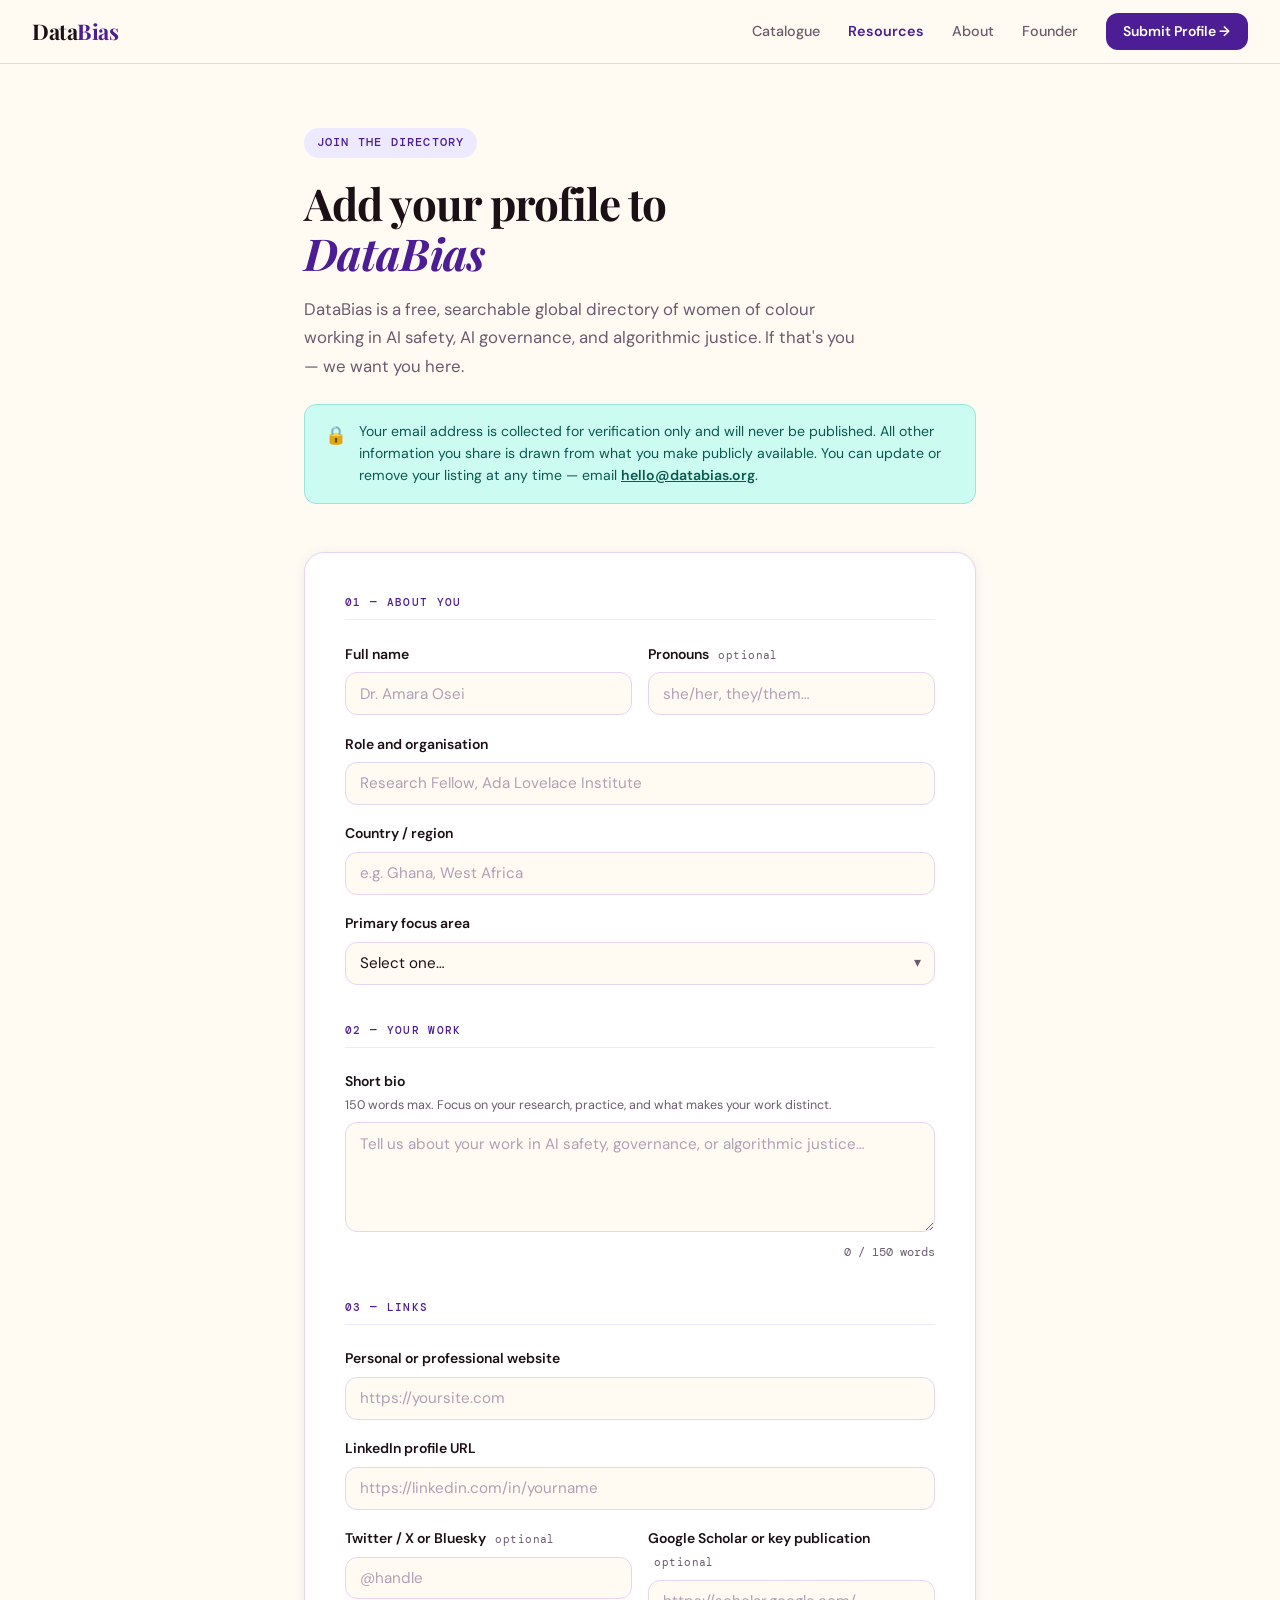
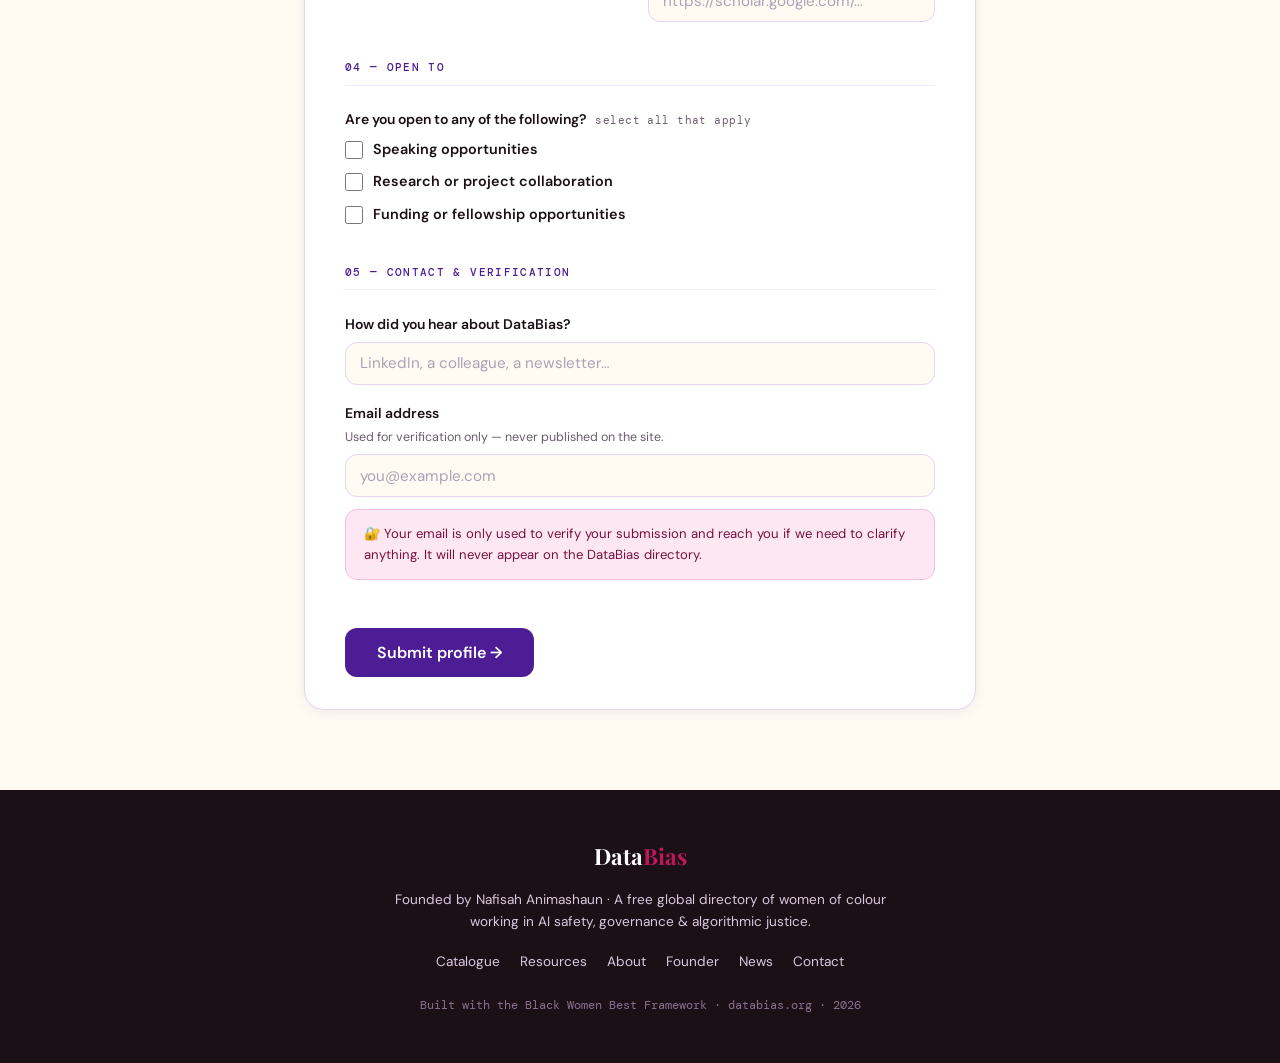
<file: submit/index.html>
<!DOCTYPE html>
<html lang="en">
<head>
  <meta charset="UTF-8" />
  <meta name="viewport" content="width=device-width, initial-scale=1.0" />
  <title>Submit Your Profile — DataBias</title>
  <link rel="preconnect" href="https://fonts.googleapis.com" />
  <link rel="preconnect" href="https://fonts.gstatic.com" crossorigin />
  <link href="https://fonts.googleapis.com/css2?family=Playfair+Display:ital,wght@0,400;0,600;0,700;1,400&family=DM+Sans:wght@300;400;500;600&family=DM+Mono:wght@400;500&display=swap" rel="stylesheet" />
  <style>
    /* ── Design tokens ─────────────────────────────────────── */
    :root {
      --c-purple:       #4C1D95;
      --c-pink:         #BE185D;
      --c-teal:         #0F766E;
      --c-gold:         #92400E;
      --c-cream:        #FFFBF2;
      --c-purple-light: #EDE9FE;
      --c-pink-light:   #FCE7F3;
      --c-teal-light:   #CCFBF1;
      --c-gold-light:   #FEF3C7;
      --c-text:         #1C1017;
      --c-muted:        #6B5B6E;
      --c-border:       #E5D5F0;
      --radius:         12px;
      --radius-lg:      20px;
      --shadow:         0 2px 12px rgba(76,29,149,0.08);
      --shadow-lg:      0 8px 32px rgba(76,29,149,0.14);
    }

    /* ── Reset & base ──────────────────────────────────────── */
    *, *::before, *::after { box-sizing: border-box; margin: 0; padding: 0; }

    html { scroll-behavior: smooth; }

    body {
      background: var(--c-cream);
      color: var(--c-text);
      font-family: 'DM Sans', sans-serif;
      font-size: 1rem;
      line-height: 1.65;
      min-height: 100vh;
    }

    /* ── Nav ───────────────────────────────────────────────── */
    .nav {
      position: sticky;
      top: 0;
      z-index: 100;
      background: var(--c-cream);
      border-bottom: 1px solid var(--c-border);
      display: flex;
      align-items: center;
      justify-content: space-between;
      padding: 0 2rem;
      height: 64px;
    }

    .nav-logo {
      font-family: 'Playfair Display', serif;
      font-size: 1.35rem;
      font-weight: 700;
      color: var(--c-text);
      text-decoration: none;
      letter-spacing: -0.02em;
    }
    .nav-logo span { color: var(--c-purple); }

    .nav-links {
      display: flex;
      align-items: center;
      gap: 1.75rem;
    }
    .nav-links a {
      font-size: 0.9rem;
      font-weight: 500;
      color: var(--c-muted);
      text-decoration: none;
      transition: color 0.2s;
    }
    .nav-links a:hover { color: var(--c-purple); }

    .nav-cta {
      background: var(--c-purple);
      color: #fff !important;
      padding: 0.45rem 1.1rem;
      border-radius: var(--radius);
      font-size: 0.875rem !important;
      font-weight: 600 !important;
      transition: background 0.2s !important;
    }
    .nav-cta:hover { background: #3b1678 !important; }

    .nav-hamburger {
      display: none;
      background: none;
      border: none;
      font-size: 1.4rem;
      cursor: pointer;
      color: var(--c-text);
    }

    .nav-mobile {
      display: none;
      flex-direction: column;
      background: var(--c-cream);
      border-bottom: 1px solid var(--c-border);
      padding: 1rem 2rem;
      gap: 1rem;
    }
    .nav-mobile a {
      color: var(--c-text);
      text-decoration: none;
      font-weight: 500;
      font-size: 0.95rem;
    }
    .nav-mobile.open { display: flex; }

    @media (max-width: 768px) {
      .nav-links { display: none; }
      .nav-hamburger { display: block; }
    }

    /* ── Page layout ───────────────────────────────────────── */
    .page-wrap {
      max-width: 720px;
      margin: 0 auto;
      padding: 4rem 1.5rem 5rem;
    }

    /* ── Hero ──────────────────────────────────────────────── */
    .submit-hero {
      margin-bottom: 3rem;
    }

    .submit-label {
      display: inline-block;
      font-family: 'DM Mono', monospace;
      font-size: 0.75rem;
      font-weight: 500;
      letter-spacing: 0.1em;
      text-transform: uppercase;
      color: var(--c-purple);
      background: var(--c-purple-light);
      padding: 0.3rem 0.8rem;
      border-radius: 100px;
      margin-bottom: 1.25rem;
    }

    .submit-hero h1 {
      font-family: 'Playfair Display', serif;
      font-size: clamp(2rem, 5vw, 2.75rem);
      font-weight: 700;
      line-height: 1.15;
      letter-spacing: -0.02em;
      color: var(--c-text);
      margin-bottom: 1rem;
    }

    .submit-hero h1 em {
      font-style: italic;
      color: var(--c-purple);
    }

    .submit-hero p {
      font-size: 1.05rem;
      color: var(--c-muted);
      max-width: 560px;
      line-height: 1.7;
    }

    .submit-hero .policy-note {
      display: flex;
      align-items: flex-start;
      gap: 0.75rem;
      background: var(--c-teal-light);
      border: 1px solid #99e6da;
      border-radius: var(--radius);
      padding: 1rem 1.25rem;
      margin-top: 1.5rem;
      font-size: 0.88rem;
      color: #0a5951;
      line-height: 1.55;
    }
    .policy-note .icon { font-size: 1.1rem; flex-shrink: 0; margin-top: 0.05rem; }

    /* ── Form card ─────────────────────────────────────────── */
    .form-card {
      background: #fff;
      border: 1px solid var(--c-border);
      border-radius: var(--radius-lg);
      box-shadow: var(--shadow);
      padding: 2.5rem 2.5rem 2rem;
    }

    @media (max-width: 600px) {
      .form-card { padding: 1.5rem 1.25rem; }
    }

    /* ── Section headings inside form ─────────────────────── */
    .form-section {
      margin-bottom: 2.25rem;
    }

    .form-section-title {
      font-family: 'DM Mono', monospace;
      font-size: 0.7rem;
      font-weight: 500;
      letter-spacing: 0.12em;
      text-transform: uppercase;
      color: var(--c-purple);
      border-bottom: 1px solid var(--c-purple-light);
      padding-bottom: 0.5rem;
      margin-bottom: 1.4rem;
    }

    .form-row {
      display: grid;
      grid-template-columns: 1fr 1fr;
      gap: 1rem;
    }

    @media (max-width: 580px) {
      .form-row { grid-template-columns: 1fr; }
    }

    .form-group {
      display: flex;
      flex-direction: column;
      gap: 0.4rem;
      margin-bottom: 1.1rem;
    }
    .form-group:last-child { margin-bottom: 0; }

    label {
      font-size: 0.875rem;
      font-weight: 600;
      color: var(--c-text);
    }

    label .optional {
      font-family: 'DM Mono', monospace;
      font-size: 0.68rem;
      font-weight: 400;
      color: var(--c-muted);
      margin-left: 0.4rem;
      letter-spacing: 0.04em;
    }

    label .hint {
      display: block;
      font-size: 0.78rem;
      font-weight: 400;
      color: var(--c-muted);
      margin-top: 0.1rem;
    }

    input[type="text"],
    input[type="email"],
    input[type="url"],
    select,
    textarea {
      width: 100%;
      padding: 0.65rem 0.9rem;
      border: 1.5px solid var(--c-border);
      border-radius: var(--radius);
      background: var(--c-cream);
      font-family: 'DM Sans', sans-serif;
      font-size: 0.95rem;
      color: var(--c-text);
      transition: border-color 0.2s, box-shadow 0.2s;
      appearance: none;
      -webkit-appearance: none;
    }

    input[type="text"]:focus,
    input[type="email"]:focus,
    input[type="url"]:focus,
    select:focus,
    textarea:focus {
      outline: none;
      border-color: var(--c-purple);
      box-shadow: 0 0 0 3px rgba(76,29,149,0.1);
      background: #fff;
    }

    input::placeholder,
    textarea::placeholder {
      color: #b0a0b5;
    }

    textarea {
      resize: vertical;
      min-height: 110px;
    }

    .char-counter {
      font-family: 'DM Mono', monospace;
      font-size: 0.72rem;
      color: var(--c-muted);
      text-align: right;
      margin-top: 0.25rem;
    }
    .char-counter.over { color: var(--c-pink); }

    /* select arrow */
    .select-wrap {
      position: relative;
    }
    .select-wrap::after {
      content: '▾';
      position: absolute;
      right: 0.9rem;
      top: 50%;
      transform: translateY(-50%);
      pointer-events: none;
      color: var(--c-muted);
      font-size: 0.9rem;
    }

    /* ── Checkboxes ────────────────────────────────────────── */
    .checkbox-group {
      display: flex;
      flex-direction: column;
      gap: 0.55rem;
    }

    .checkbox-item {
      display: flex;
      align-items: center;
      gap: 0.65rem;
      cursor: pointer;
      font-size: 0.9rem;
      color: var(--c-text);
      user-select: none;
    }

    .checkbox-item input[type="checkbox"] {
      width: 18px;
      height: 18px;
      accent-color: var(--c-purple);
      cursor: pointer;
      flex-shrink: 0;
    }

    /* ── Privacy note ──────────────────────────────────────── */
    .privacy-note {
      background: var(--c-pink-light);
      border: 1px solid #f5c0d8;
      border-radius: var(--radius);
      padding: 0.9rem 1.1rem;
      font-size: 0.82rem;
      color: #7a1040;
      line-height: 1.55;
      margin-top: 0.35rem;
    }

    /* ── Submit button ─────────────────────────────────────── */
    .submit-btn {
      display: inline-flex;
      align-items: center;
      gap: 0.5rem;
      background: var(--c-purple);
      color: #fff;
      border: none;
      border-radius: var(--radius);
      padding: 0.85rem 2rem;
      font-family: 'DM Sans', sans-serif;
      font-size: 1rem;
      font-weight: 600;
      cursor: pointer;
      transition: background 0.2s, transform 0.15s, box-shadow 0.2s;
      margin-top: 0.75rem;
    }
    .submit-btn:hover {
      background: #3b1678;
      box-shadow: 0 4px 16px rgba(76,29,149,0.25);
      transform: translateY(-1px);
    }
    .submit-btn:active {
      transform: translateY(0);
    }

    /* ── Success message (hidden by default) ──────────────── */
    .success-msg {
      display: none;
      background: var(--c-teal-light);
      border: 1px solid #99e6da;
      border-radius: var(--radius-lg);
      padding: 2.5rem 2rem;
      text-align: center;
      margin-top: 2rem;
    }
    .success-msg .success-icon {
      font-size: 2.5rem;
      margin-bottom: 1rem;
    }
    .success-msg h2 {
      font-family: 'Playfair Display', serif;
      font-size: 1.6rem;
      color: var(--c-teal);
      margin-bottom: 0.5rem;
    }
    .success-msg p {
      color: #0a5951;
      font-size: 0.95rem;
    }

    /* ── Footer ────────────────────────────────────────────── */
    .footer {
      background: var(--c-text);
      color: #d8c8e0;
      padding: 3rem 2rem;
    }
    .footer-inner {
      max-width: 1100px;
      margin: 0 auto;
      display: flex;
      flex-direction: column;
      align-items: center;
      gap: 0.9rem;
      text-align: center;
    }
    .footer-logo {
      font-family: 'Playfair Display', serif;
      font-size: 1.4rem;
      font-weight: 700;
      color: #fff;
    }
    .footer-logo span { color: var(--c-pink); }
    .footer-tagline {
      font-size: 0.85rem;
      max-width: 500px;
      line-height: 1.6;
    }
    .footer-links {
      display: flex;
      flex-wrap: wrap;
      gap: 1.25rem;
      justify-content: center;
      margin-top: 0.25rem;
    }
    .footer-links a {
      color: #d8c8e0;
      text-decoration: none;
      font-size: 0.85rem;
      transition: color 0.2s;
    }
    .footer-links a:hover { color: #fff; }
    .footer-copy {
      font-family: 'DM Mono', monospace;
      font-size: 0.72rem;
      color: #8a7090;
      margin-top: 0.5rem;
    }
  </style>
</head>
<body>

  <!-- ── Nav ── -->

<nav class="nav">
  <a href="/" class="nav-logo">Data<span>Bias</span></a>
  <div class="nav-links">
    <a href="/catalogue/">Catalogue</a>
    <a href="/resources/" style="color:var(--c-purple);font-weight:600">Resources</a>
    <a href="/about/">About</a>
    <a href="/founder/">Founder</a>
    <a href="/catalogue/" class="nav-cta">Submit Profile →</a>
  </div>
  <button class="nav-hamburger" id="hamburger">☰</button>
</nav>
<div class="nav-mobile" id="mobileNav">
  <a href="/catalogue/">Catalogue</a>
  <a href="/resources/">Resources</a>
  <a href="/about/">About</a>
  <a href="/founder/">Founder</a>
  <a href="/news/">News</a>
</div>


  <!-- ── Main ── -->
  <main class="page-wrap">

    <!-- Hero -->
    <header class="submit-hero">
      <span class="submit-label">Join the directory</span>
      <h1>Add your profile to<br><em>DataBias</em></h1>
      <p>DataBias is a free, searchable global directory of women of colour working in AI safety, AI governance, and algorithmic justice. If that's you — we want you here.</p>
      <div class="policy-note">
        <span class="icon">🔒</span>
        <span>Your email address is collected for verification only and will never be published. All other information you share is drawn from what you make publicly available. You can update or remove your listing at any time — email <a href="mailto:hello@databias.org" style="color:inherit;font-weight:600;">hello@databias.org</a>.</span>
      </div>
    </header>

    <!-- Form card -->
    <div class="form-card" id="formCard">
      <form
        action="https://formspree.io/f/mkokywbz"
        method="POST"
        id="submitForm"
        novalidate
      >
        <!-- Hidden field so Formspree subject line is clear -->
        <input type="hidden" name="_subject" value="New DataBias profile submission" />

        <!-- ── Section 1: About you ── -->
        <section class="form-section">
          <p class="form-section-title">01 — About you</p>

          <div class="form-row">
            <div class="form-group">
              <label for="full-name">Full name</label>
              <input type="text" id="full-name" name="full_name" placeholder="Dr. Amara Osei" required />
            </div>
            <div class="form-group">
              <label for="pronouns">Pronouns <span class="optional">optional</span></label>
              <input type="text" id="pronouns" name="pronouns" placeholder="she/her, they/them…" />
            </div>
          </div>

          <div class="form-group">
            <label for="role">Role and organisation</label>
            <input type="text" id="role" name="role" placeholder="Research Fellow, Ada Lovelace Institute" required />
          </div>

          <div class="form-group">
            <label for="region">Country / region</label>
            <input type="text" id="region" name="region" placeholder="e.g. Ghana, West Africa" required />
          </div>

          <div class="form-group">
            <label for="focus-area">Primary focus area</label>
            <div class="select-wrap">
              <select id="focus-area" name="focus_area" required>
                <option value="" disabled selected>Select one…</option>
                <option value="ai-safety">AI Safety</option>
                <option value="ai-governance">AI Governance</option>
                <option value="algorithmic-justice">Algorithmic Justice</option>
              </select>
            </div>
          </div>
        </section>

        <!-- ── Section 2: Your work ── -->
        <section class="form-section">
          <p class="form-section-title">02 — Your work</p>

          <div class="form-group">
            <label for="bio">
              Short bio
              <span class="hint">150 words max. Focus on your research, practice, and what makes your work distinct.</span>
            </label>
            <textarea id="bio" name="bio" placeholder="Tell us about your work in AI safety, governance, or algorithmic justice…" required></textarea>
            <p class="char-counter" id="bioCounter">0 / 150 words</p>
          </div>
        </section>

        <!-- ── Section 3: Links ── -->
        <section class="form-section">
          <p class="form-section-title">03 — Links</p>

          <div class="form-group">
            <label for="website">Personal or professional website</label>
            <input type="url" id="website" name="website" placeholder="https://yoursite.com" />
          </div>

          <div class="form-group">
            <label for="linkedin">LinkedIn profile URL</label>
            <input type="url" id="linkedin" name="linkedin" placeholder="https://linkedin.com/in/yourname" />
          </div>

          <div class="form-row">
            <div class="form-group">
              <label for="social">Twitter / X or Bluesky <span class="optional">optional</span></label>
              <input type="text" id="social" name="social_handle" placeholder="@handle" />
            </div>
            <div class="form-group">
              <label for="scholar">Google Scholar or key publication <span class="optional">optional</span></label>
              <input type="url" id="scholar" name="scholar_url" placeholder="https://scholar.google.com/…" />
            </div>
          </div>
        </section>

        <!-- ── Section 4: Opportunities ── -->
        <section class="form-section">
          <p class="form-section-title">04 — Open to</p>

          <div class="form-group">
            <label>Are you open to any of the following? <span class="optional">select all that apply</span></label>
            <div class="checkbox-group">
              <label class="checkbox-item">
                <input type="checkbox" name="open_to[]" value="speaking" />
                Speaking opportunities
              </label>
              <label class="checkbox-item">
                <input type="checkbox" name="open_to[]" value="collaboration" />
                Research or project collaboration
              </label>
              <label class="checkbox-item">
                <input type="checkbox" name="open_to[]" value="funding" />
                Funding or fellowship opportunities
              </label>
            </div>
          </div>
        </section>

        <!-- ── Section 5: Contact & verification ── -->
        <section class="form-section">
          <p class="form-section-title">05 — Contact & verification</p>

          <div class="form-group">
            <label for="referral">How did you hear about DataBias?</label>
            <input type="text" id="referral" name="referral" placeholder="LinkedIn, a colleague, a newsletter…" />
          </div>

          <div class="form-group">
            <label for="email">
              Email address
              <span class="hint">Used for verification only — never published on the site.</span>
            </label>
            <input type="email" id="email" name="email" placeholder="you@example.com" required />
            <p class="privacy-note">🔐 Your email is only used to verify your submission and reach you if we need to clarify anything. It will never appear on the DataBias directory.</p>
          </div>
        </section>

        <button type="submit" class="submit-btn">
          Submit profile →
        </button>
      </form>
    </div>

    <!-- Success message (shown after JS intercept, or Formspree redirect) -->
    <div class="success-msg" id="successMsg">
      <div class="success-icon">✅</div>
      <h2>Profile submitted</h2>
      <p>Thank you — we'll review your submission and add you to the directory shortly.<br />Questions? Email <a href="mailto:hello@databias.world" style="color:var(--c-teal);font-weight:600;">hello@databias.world</a>.</p>
    </div>

  </main>

  <!-- ── Footer ── -->
  <footer class="footer">
  <div class="footer-inner">
    <div class="footer-logo">Data<span>Bias</span></div>
    <p class="footer-tagline">Founded by Nafisah Animashaun &middot; A free global directory of women of colour working in AI safety, governance &amp; algorithmic justice.</p>
    <div class="footer-links">
      <a href="/catalogue/">Catalogue</a>
      <a href="/resources/">Resources</a>
      <a href="/about/">About</a>
      <a href="/founder/">Founder</a>
      <a href="/news/">News</a>
      <a href="mailto:hello@databias.org">Contact</a>
    </div>
    <p class="footer-copy">Built with the Black Women Best Framework &middot; databias.org &middot; 2026</p>
  </div>
</footer>

  <script>
    /* ── Mobile nav ─────────────────────────── */
    const hamburger = document.getElementById('hamburger');
    const mobileNav = document.getElementById('mobileNav');
    hamburger.addEventListener('click', () => {
      mobileNav.classList.toggle('open');
    });

    /* ── Bio word counter ───────────────────── */
    const bioField   = document.getElementById('bio');
    const bioCounter = document.getElementById('bioCounter');
    const MAX_WORDS  = 150;

    function countWords(str) {
      return str.trim() === '' ? 0 : str.trim().split(/\s+/).length;
    }

    bioField.addEventListener('input', () => {
      const words = countWords(bioField.value);
      bioCounter.textContent = `${words} / ${MAX_WORDS} words`;
      bioCounter.classList.toggle('over', words > MAX_WORDS);
    });

    /* ── Form submit + success state ───────── */
    const form       = document.getElementById('submitForm');
    const formCard   = document.getElementById('formCard');
    const successMsg = document.getElementById('successMsg');

    form.addEventListener('submit', async (e) => {
      e.preventDefault();

      // Validate word count
      if (countWords(bioField.value) > MAX_WORDS) {
        bioField.focus();
        bioCounter.classList.add('over');
        return;
      }

      const btn = form.querySelector('.submit-btn');
      btn.textContent = 'Sending…';
      btn.disabled    = true;

      try {
        const data     = new FormData(form);
        const response = await fetch(form.action, {
          method:  'POST',
          body:    data,
          headers: { Accept: 'application/json' }
        });

        if (response.ok) {
          formCard.style.display   = 'none';
          successMsg.style.display = 'block';
          successMsg.scrollIntoView({ behavior: 'smooth', block: 'start' });
        } else {
          btn.textContent = 'Submit profile →';
          btn.disabled    = false;
          alert('Something went wrong. Please try again or email hello@databias.org.');
        }
      } catch (err) {
        btn.textContent = 'Submit profile →';
        btn.disabled    = false;
        alert('Network error. Please try again or email hello@databias.org.');
      }
    });
  </script>

</body>
</html>
</file>
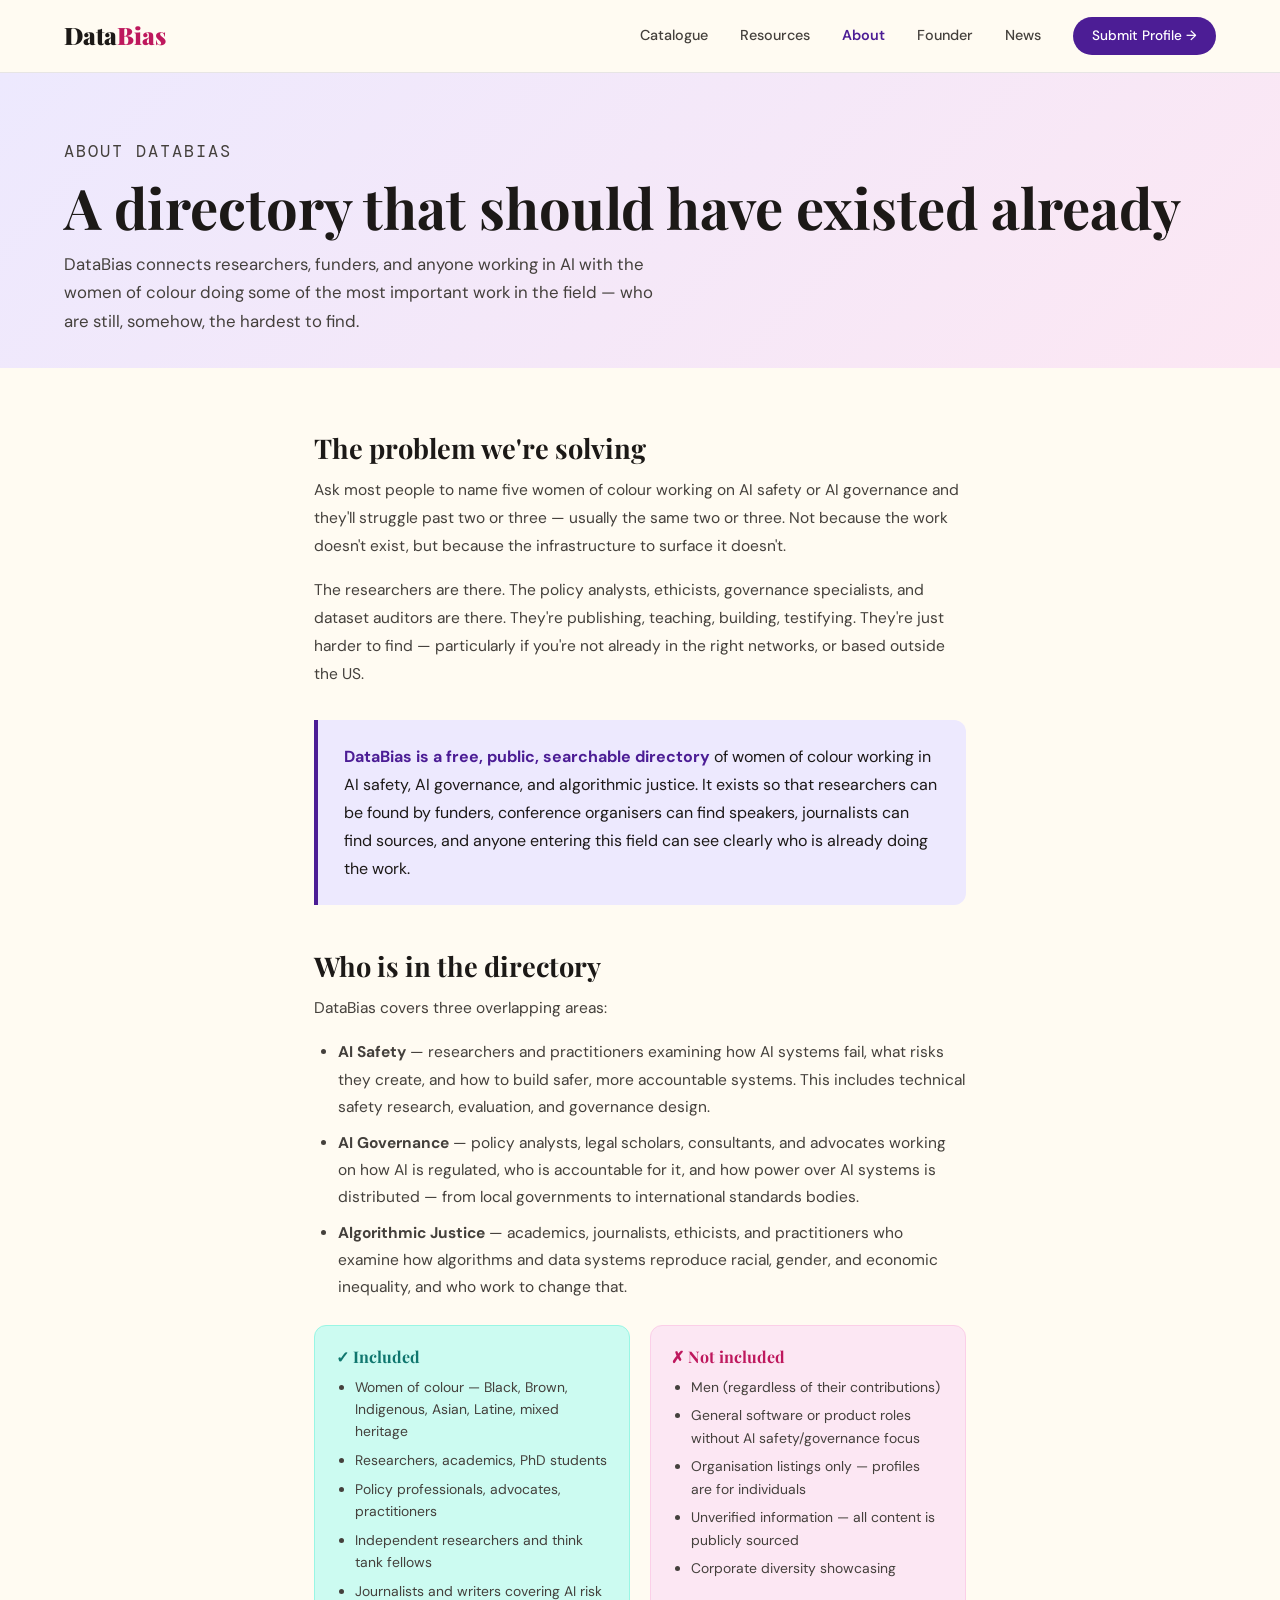
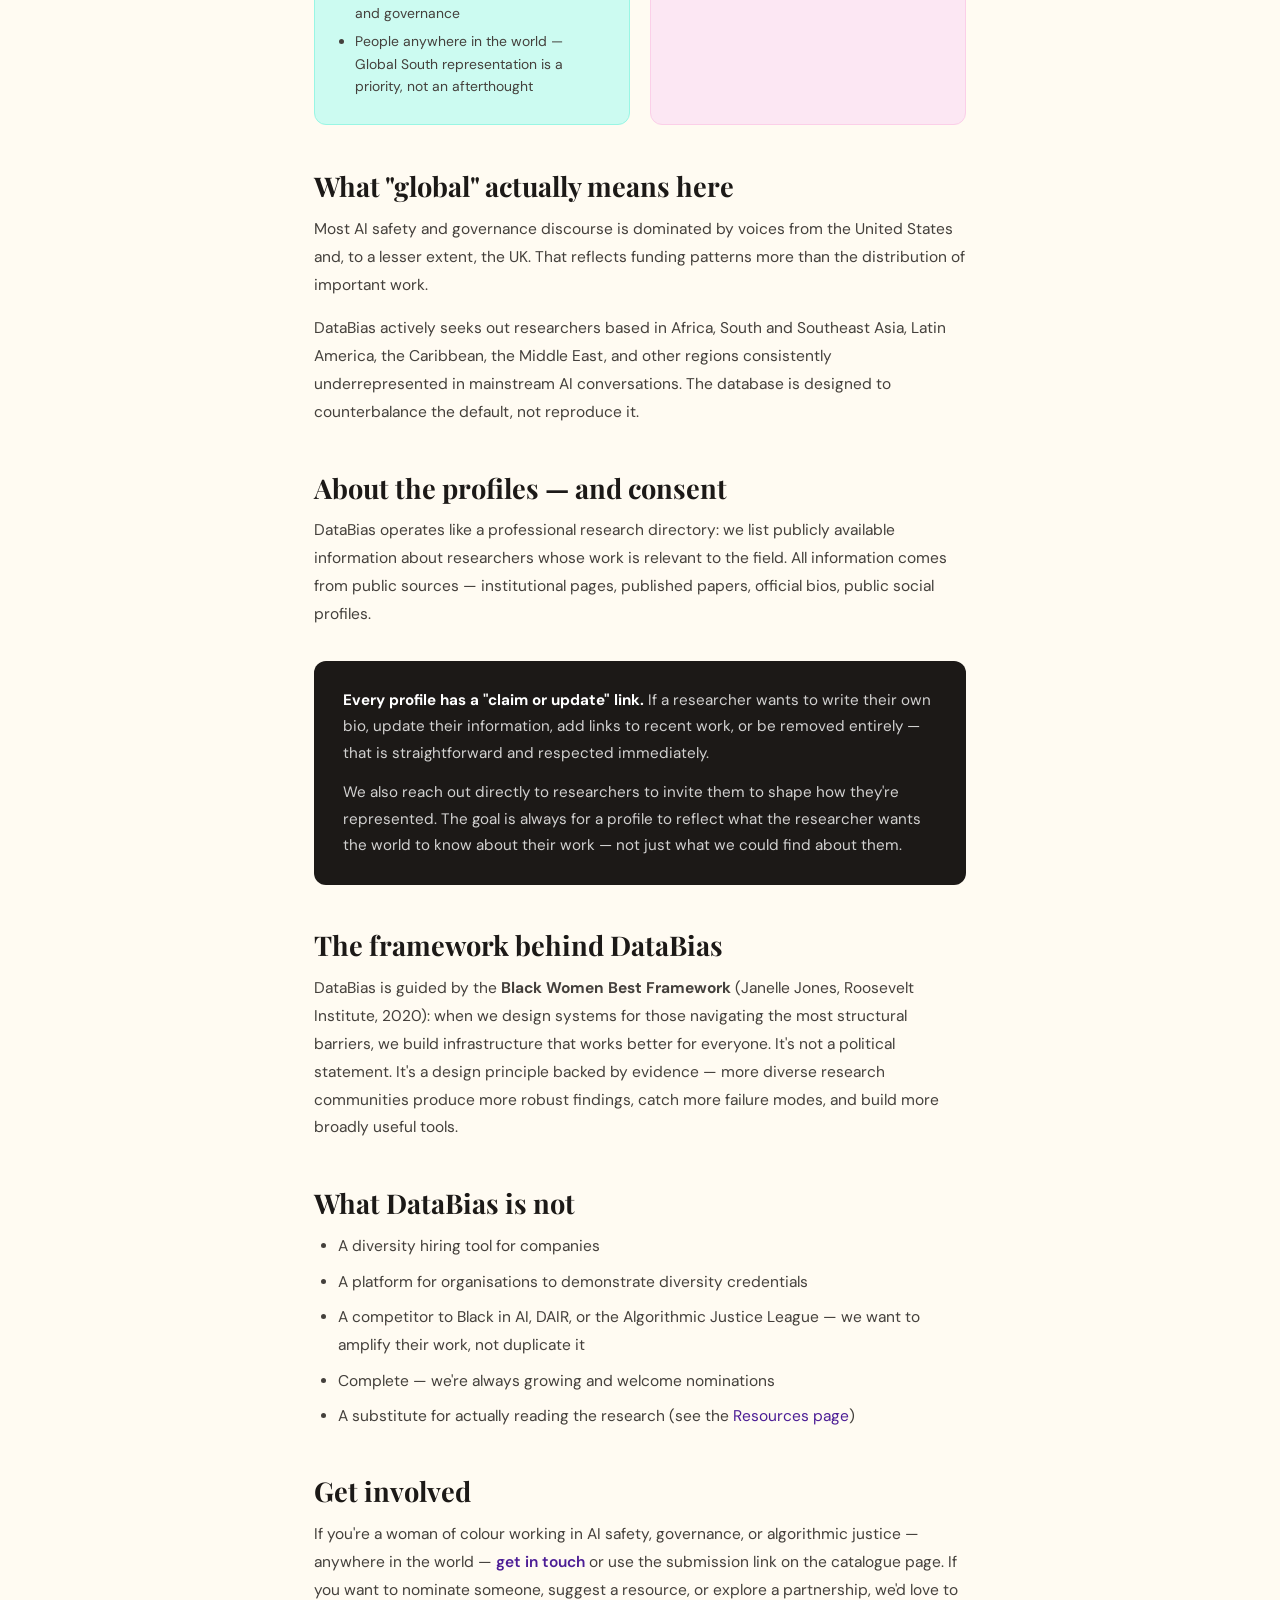
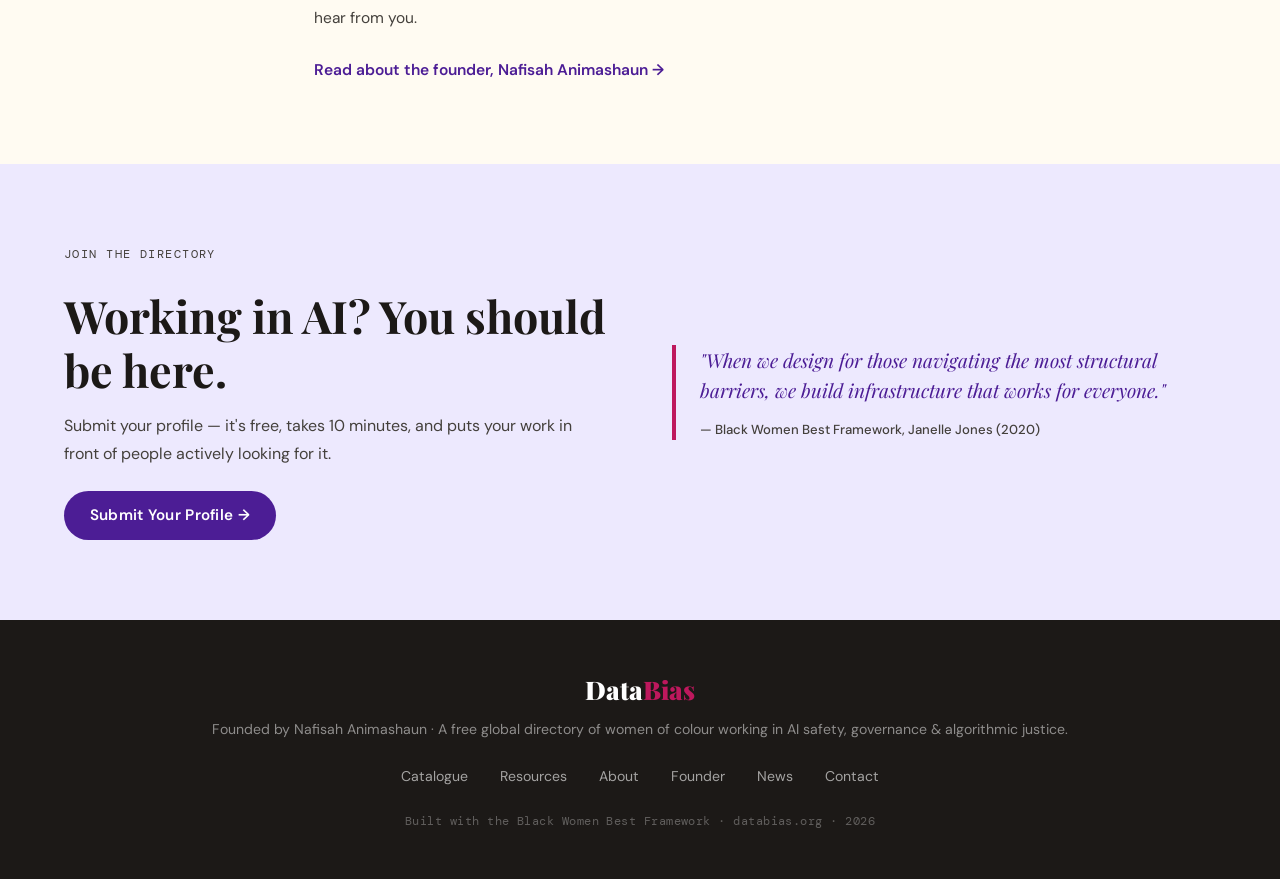
<file: about (1).html>
<!DOCTYPE html>
<html lang="en">
<head>
<meta charset="UTF-8">
<meta name="viewport" content="width=device-width, initial-scale=1.0">
<title>About — Data Bias</title>
<link rel="preconnect" href="https://fonts.googleapis.com">
<link rel="preconnect" href="https://fonts.gstatic.com" crossorigin>
<link href="https://fonts.googleapis.com/css2?family=Playfair+Display:ital,wght@0,400;0,700;0,900;1,400;1,700&family=DM+Sans:wght@300;400;500;600&family=DM+Mono:wght@400;500&display=swap" rel="stylesheet">
<link rel="stylesheet" href="style.css">
<style>
  .about-hero{padding:4rem 5% 2rem;background:linear-gradient(135deg,var(--c-purple-light) 0%,var(--c-pink-light) 100%);}
  .about-hero h1{font-family:var(--font-display);font-size:clamp(2rem,5vw,3.5rem);color:var(--c-dark);margin-bottom:0.6rem;}
  .about-hero p{font-size:1.05rem;color:var(--c-mid);max-width:600px;line-height:1.7;}
  .about-body{max-width:780px;margin:0 auto;padding:4rem 5%;}
  .about-body h2{font-family:var(--font-display);font-size:1.7rem;margin-bottom:0.8rem;margin-top:2.8rem;color:var(--c-dark);}
  .about-body h2:first-of-type{margin-top:0;}
  .about-body p{color:var(--c-mid);margin-bottom:1rem;line-height:1.8;font-size:0.97rem;}
  .about-body ul{padding-left:1.5rem;color:var(--c-mid);margin-bottom:1rem;}
  .about-body li{margin-bottom:0.55rem;line-height:1.75;font-size:0.97rem;}
  .about-callout{background:var(--c-purple-light);border-left:4px solid var(--c-purple);border-radius:0 var(--radius) var(--radius) 0;padding:1.4rem 1.6rem;margin:2rem 0;}
  .about-callout p{color:var(--c-dark);margin:0;font-size:1rem;line-height:1.75;}
  .about-callout strong{color:var(--c-purple);}
  .scope-grid{display:grid;grid-template-columns:1fr 1fr;gap:1.2rem;margin:1.5rem 0;}
  .scope-card{border-radius:var(--radius);padding:1.3rem;}
  .scope-in{background:var(--c-teal-light);border:1px solid #99F6E4;}
  .scope-out{background:var(--c-pink-light);border:1px solid #FBCFE8;}
  .scope-card h3{font-size:1rem;margin-bottom:0.6rem;}
  .scope-in h3{color:var(--c-teal);}
  .scope-out h3{color:var(--c-pink);}
  .scope-card ul{padding-left:1.2rem;margin:0;}
  .scope-card li{font-size:0.87rem;color:var(--c-mid);margin-bottom:0.4rem;line-height:1.6;}
  .profile-note{background:var(--c-dark);color:white;border-radius:var(--radius);padding:1.6rem 1.8rem;margin:2rem 0;}
  .profile-note p{color:rgba(255,255,255,0.8);margin-bottom:0.8rem;font-size:0.95rem;line-height:1.75;}
  .profile-note p:last-child{margin-bottom:0;}
  .profile-note strong{color:white;}
  @media(max-width:700px){.scope-grid{grid-template-columns:1fr;}}
</style>
</head>
<body>

<nav class="nav">
  <a href="index.html" class="nav-logo">Data<span>Bias</span></a>
  <div class="nav-links">
    <a href="catalogue.html">Catalogue</a>
    <a href="resources.html">Resources</a>
    <a href="about.html" style="color:var(--c-purple);font-weight:600">About</a>
    <a href="founder.html">Founder</a>
    <a href="news.html">News</a>
    <a href="catalogue.html" class="nav-cta">Submit Profile →</a>
  </div>
  <button class="nav-hamburger" id="hamburger">☰</button>
</nav>
<div class="nav-mobile" id="mobileNav">
  <a href="catalogue.html">Catalogue</a>
  <a href="resources.html">Resources</a>
  <a href="about.html">About</a>
  <a href="founder.html">Founder</a>
  <a href="news.html">News</a>
</div>

<div class="about-hero">
  <p class="section-eyebrow">About DataBias</p>
  <h1>A directory that should have existed already</h1>
  <p>DataBias connects researchers, funders, and anyone working in AI with the women of colour doing some of the most important work in the field — who are still, somehow, the hardest to find.</p>
</div>

<div class="about-body">

  <h2>The problem we're solving</h2>
  <p>Ask most people to name five women of colour working on AI safety or AI governance and they'll struggle past two or three — usually the same two or three. Not because the work doesn't exist, but because the infrastructure to surface it doesn't.</p>
  <p>The researchers are there. The policy analysts, ethicists, governance specialists, and dataset auditors are there. They're publishing, teaching, building, testifying. They're just harder to find — particularly if you're not already in the right networks, or based outside the US.</p>

  <div class="about-callout">
    <p><strong>DataBias is a free, public, searchable directory</strong> of women of colour working in AI safety, AI governance, and algorithmic justice. It exists so that researchers can be found by funders, conference organisers can find speakers, journalists can find sources, and anyone entering this field can see clearly who is already doing the work.</p>
  </div>

  <h2>Who is in the directory</h2>
  <p>DataBias covers three overlapping areas:</p>
  <ul>
    <li><strong>AI Safety</strong> — researchers and practitioners examining how AI systems fail, what risks they create, and how to build safer, more accountable systems. This includes technical safety research, evaluation, and governance design.</li>
    <li><strong>AI Governance</strong> — policy analysts, legal scholars, consultants, and advocates working on how AI is regulated, who is accountable for it, and how power over AI systems is distributed — from local governments to international standards bodies.</li>
    <li><strong>Algorithmic Justice</strong> — academics, journalists, ethicists, and practitioners who examine how algorithms and data systems reproduce racial, gender, and economic inequality, and who work to change that.</li>
  </ul>

  <div class="scope-grid">
    <div class="scope-card scope-in">
      <h3>✓ Included</h3>
      <ul>
        <li>Women of colour — Black, Brown, Indigenous, Asian, Latine, mixed heritage</li>
        <li>Researchers, academics, PhD students</li>
        <li>Policy professionals, advocates, practitioners</li>
        <li>Independent researchers and think tank fellows</li>
        <li>Journalists and writers covering AI risk and governance</li>
        <li>People anywhere in the world — Global South representation is a priority, not an afterthought</li>
      </ul>
    </div>
    <div class="scope-card scope-out">
      <h3>✗ Not included</h3>
      <ul>
        <li>Men (regardless of their contributions)</li>
        <li>General software or product roles without AI safety/governance focus</li>
        <li>Organisation listings only — profiles are for individuals</li>
        <li>Unverified information — all content is publicly sourced</li>
        <li>Corporate diversity showcasing</li>
      </ul>
    </div>
  </div>

  <h2>What "global" actually means here</h2>
  <p>Most AI safety and governance discourse is dominated by voices from the United States and, to a lesser extent, the UK. That reflects funding patterns more than the distribution of important work.</p>
  <p>DataBias actively seeks out researchers based in Africa, South and Southeast Asia, Latin America, the Caribbean, the Middle East, and other regions consistently underrepresented in mainstream AI conversations. The database is designed to counterbalance the default, not reproduce it.</p>

  <h2>About the profiles — and consent</h2>
  <p>DataBias operates like a professional research directory: we list publicly available information about researchers whose work is relevant to the field. All information comes from public sources — institutional pages, published papers, official bios, public social profiles.</p>

  <div class="profile-note">
    <p><strong>Every profile has a "claim or update" link.</strong> If a researcher wants to write their own bio, update their information, add links to recent work, or be removed entirely — that is straightforward and respected immediately.</p>
    <p>We also reach out directly to researchers to invite them to shape how they're represented. The goal is always for a profile to reflect what the researcher wants the world to know about their work — not just what we could find about them.</p>
  </div>

  <h2>The framework behind DataBias</h2>
  <p>DataBias is guided by the <strong>Black Women Best Framework</strong> (Janelle Jones, Roosevelt Institute, 2020): when we design systems for those navigating the most structural barriers, we build infrastructure that works better for everyone. It's not a political statement. It's a design principle backed by evidence — more diverse research communities produce more robust findings, catch more failure modes, and build more broadly useful tools.</p>

  <h2>What DataBias is not</h2>
  <ul>
    <li>A diversity hiring tool for companies</li>
    <li>A platform for organisations to demonstrate diversity credentials</li>
    <li>A competitor to Black in AI, DAIR, or the Algorithmic Justice League — we want to amplify their work, not duplicate it</li>
    <li>Complete — we're always growing and welcome nominations</li>
    <li>A substitute for actually reading the research (see the <a href="resources.html" style="color:var(--c-purple)">Resources page</a>)</li>
  </ul>

  <h2>Get involved</h2>
  <p>If you're a woman of colour working in AI safety, governance, or algorithmic justice — anywhere in the world — <a href="mailto:hello@databias.org" style="color:var(--c-purple);font-weight:600">get in touch</a> or use the submission link on the catalogue page. If you want to nominate someone, suggest a resource, or explore a partnership, we'd love to hear from you.</p>
  <p style="margin-top:1.5rem"><a href="founder.html" style="color:var(--c-purple);font-weight:600">Read about the founder, Nafisah Animashaun →</a></p>

</div>

<section class="section cta-section" style="margin-top:0">
  <div class="cta-inner">
    <div class="cta-text">
      <p class="section-eyebrow">Join the Directory</p>
      <h2>Working in AI? You should be here.</h2>
      <p>Submit your profile — it's free, takes 10 minutes, and puts your work in front of people actively looking for it.</p>
      <a href="catalogue.html" class="btn-primary">Submit Your Profile →</a>
    </div>
    <div class="cta-quote">
      <blockquote>
        "When we design for those navigating the most structural barriers, we build infrastructure that works for everyone."
        <cite>— Black Women Best Framework, Janelle Jones (2020)</cite>
      </blockquote>
    </div>
  </div>
</section>

<footer class="footer">
  <div class="footer-inner">
    <div class="footer-logo">Data<span>Bias</span></div>
    <p class="footer-tagline">Founded by Nafisah Animashaun · A free global directory of women of colour working in AI safety, governance & algorithmic justice.</p>
    <div class="footer-links">
      <a href="catalogue.html">Catalogue</a>
      <a href="resources.html">Resources</a>
      <a href="about.html">About</a>
      <a href="founder.html">Founder</a>
      <a href="news.html">News</a>
      <a href="mailto:hello@databias.org">Contact</a>
    </div>
    <p class="footer-copy">Built with the Black Women Best Framework · databias.org · 2026</p>
  </div>
</footer>
<script>
  document.getElementById('hamburger').addEventListener('click',()=>document.getElementById('mobileNav').classList.toggle('open'));
</script>
</body>
</html>
</file>
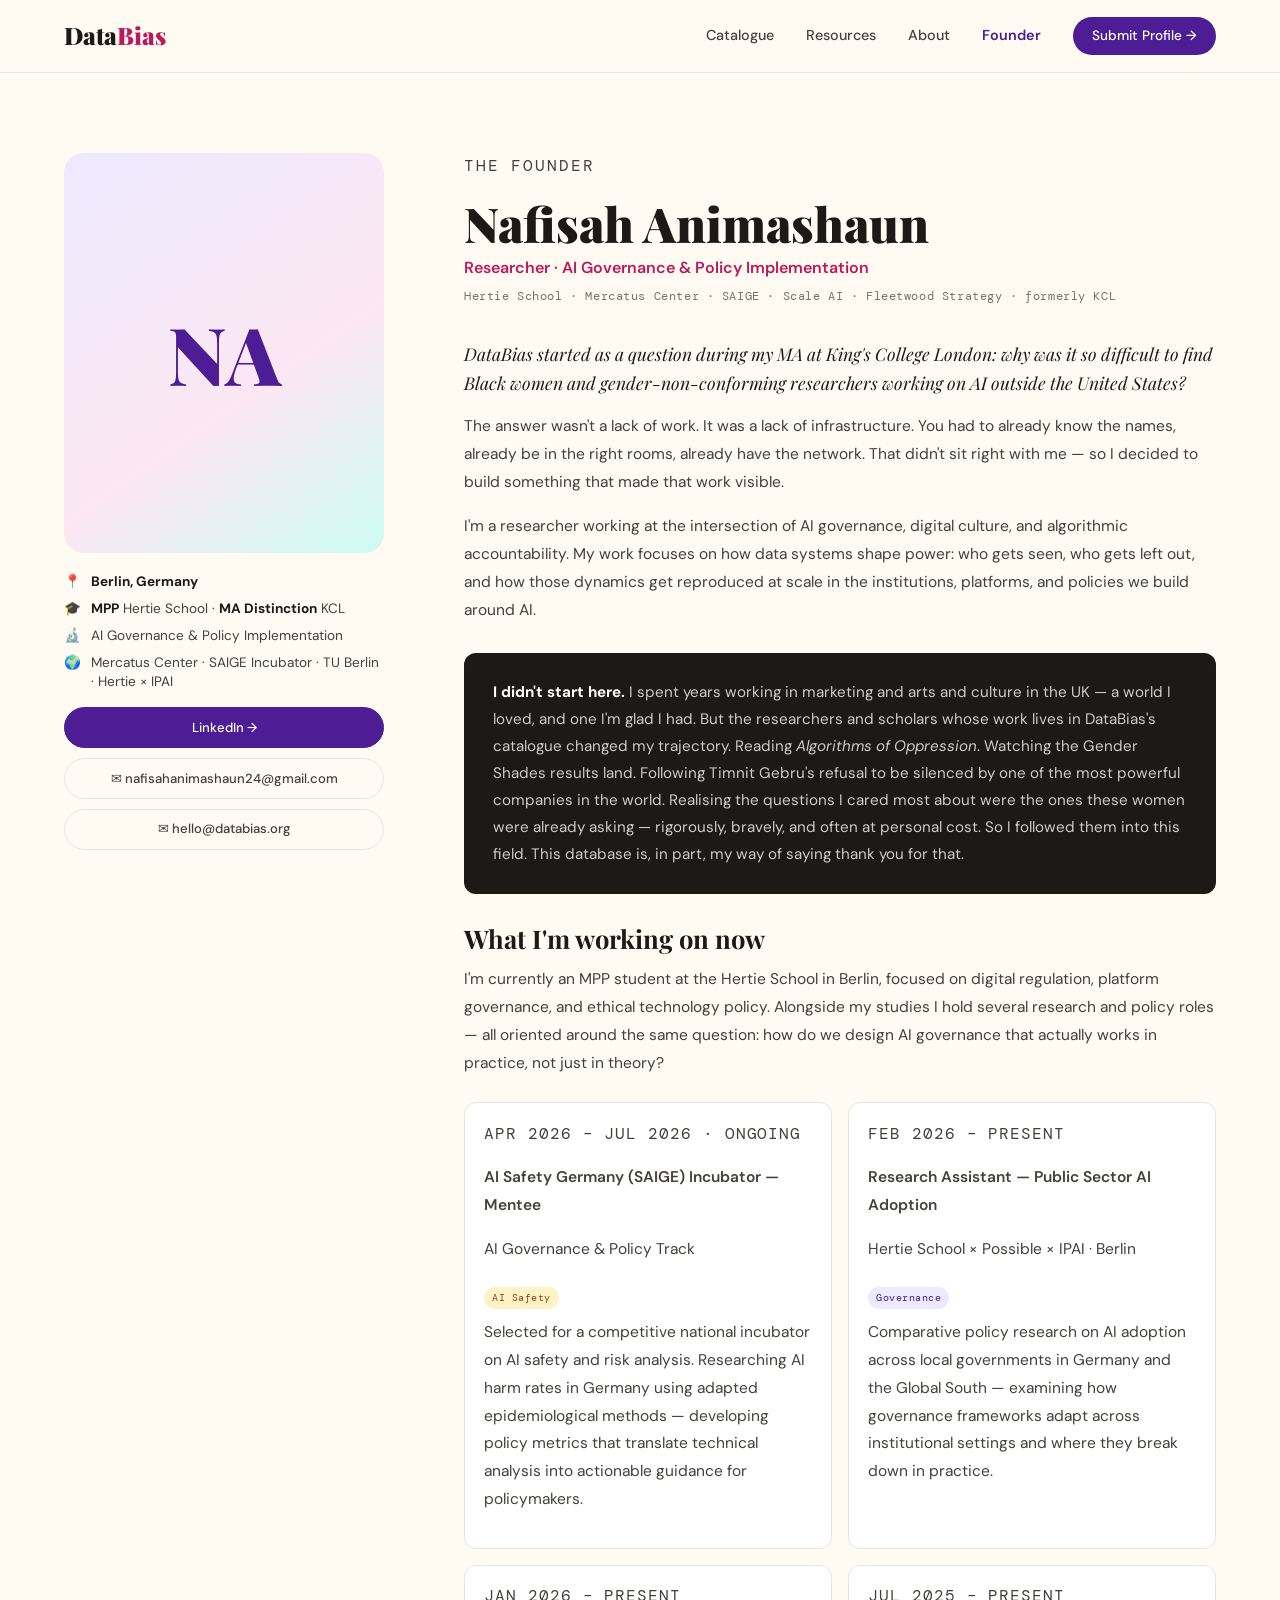
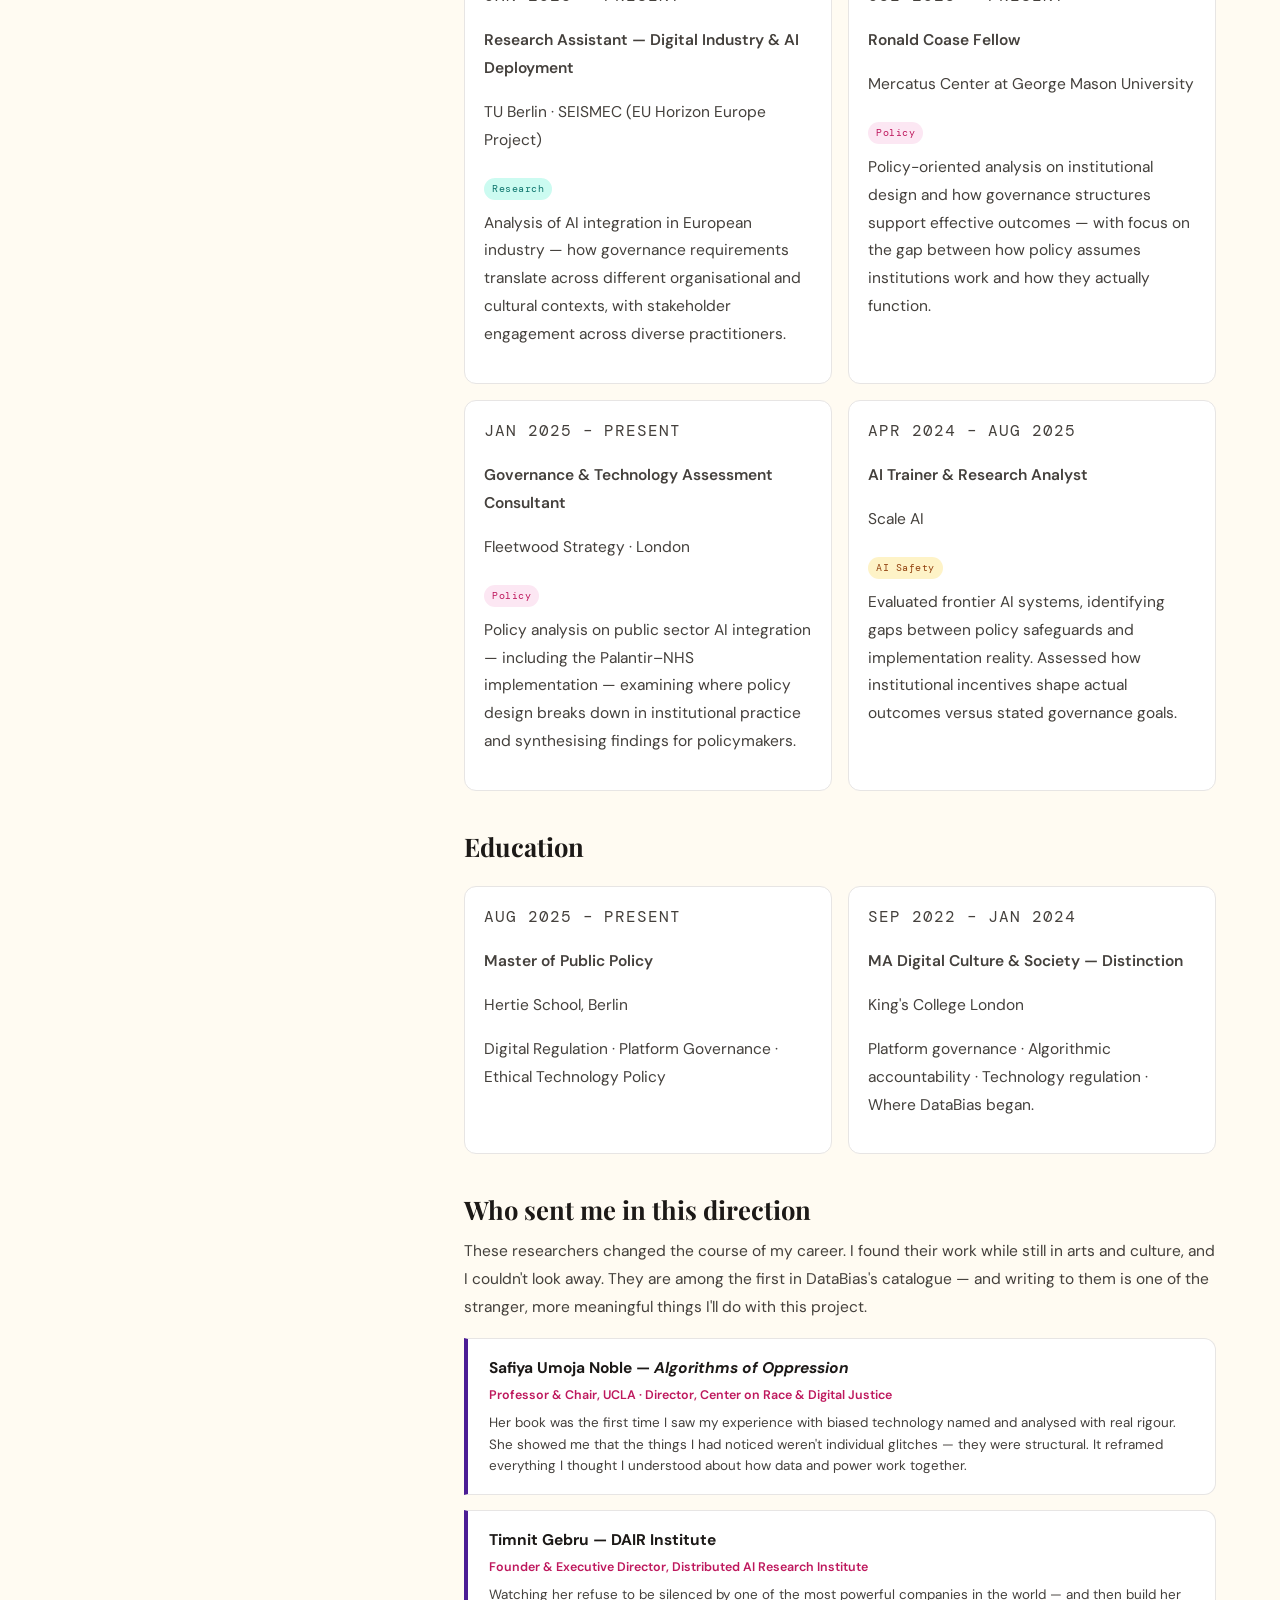
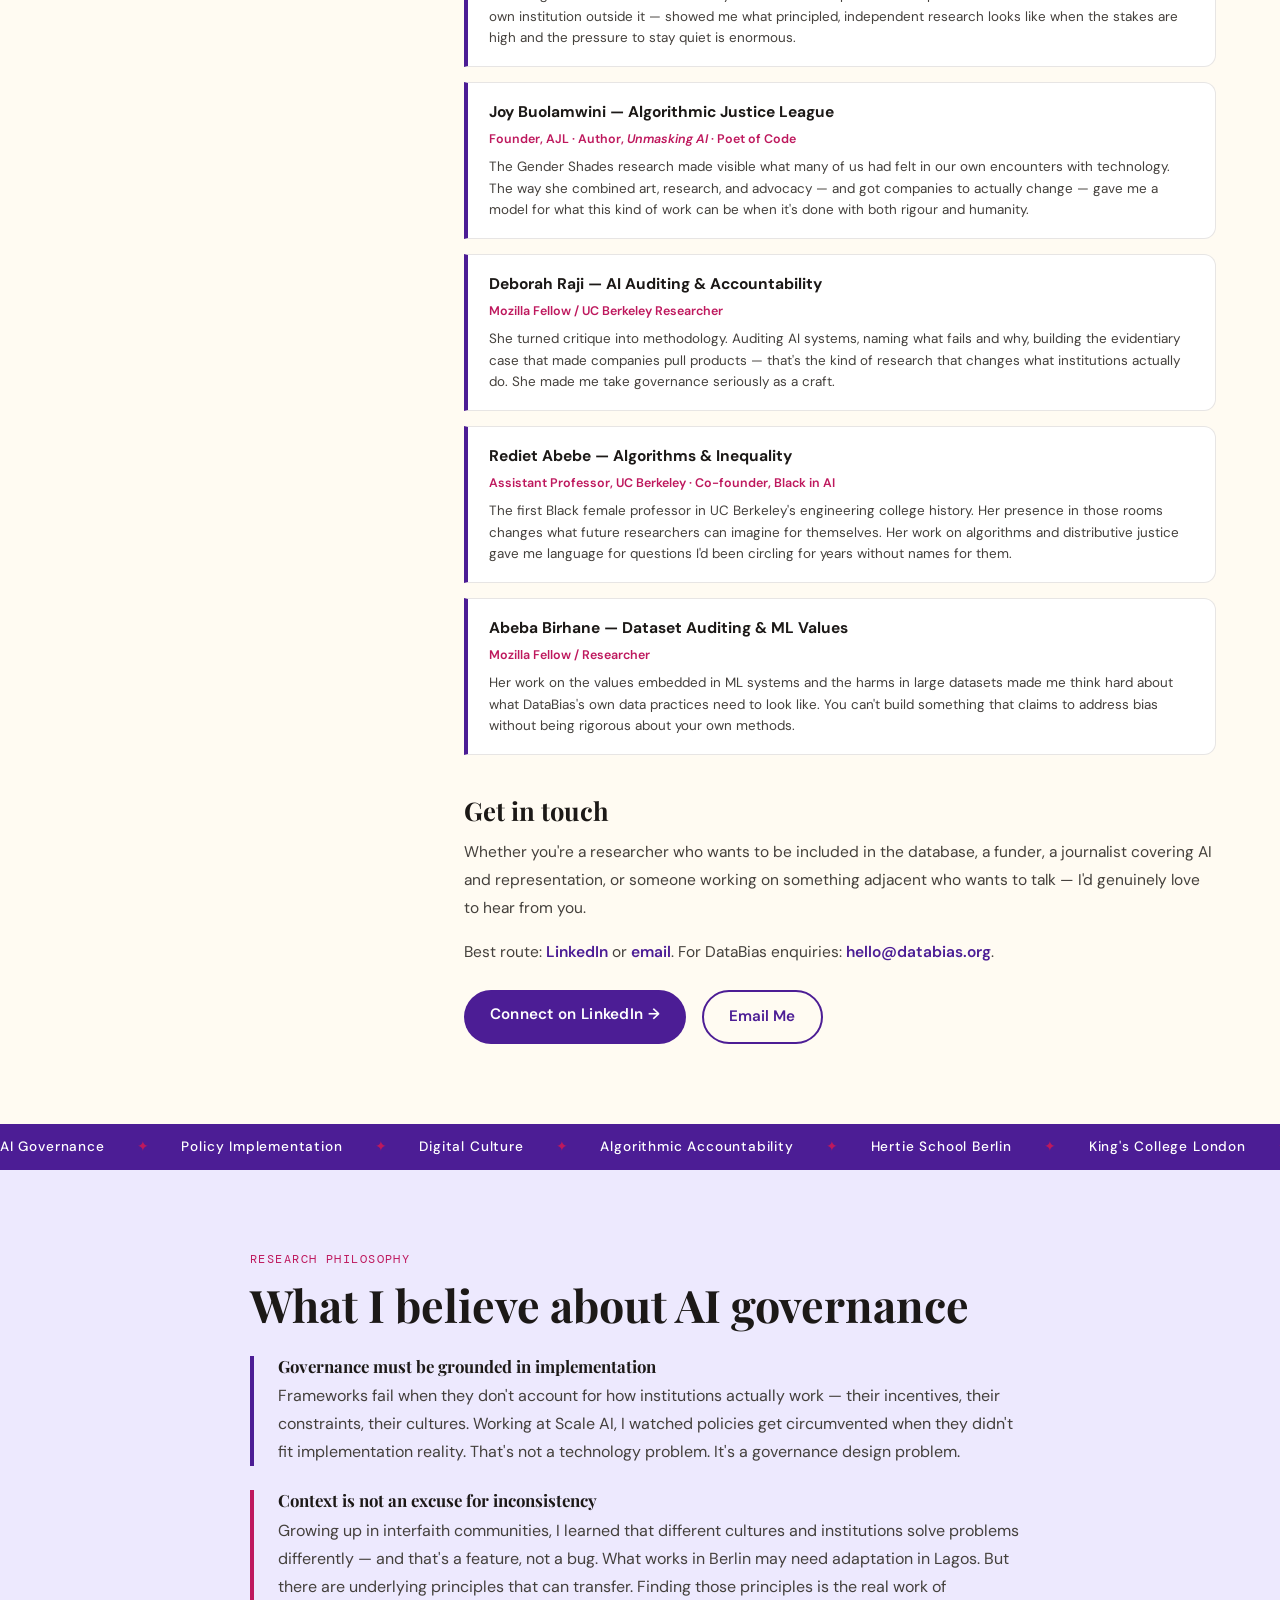
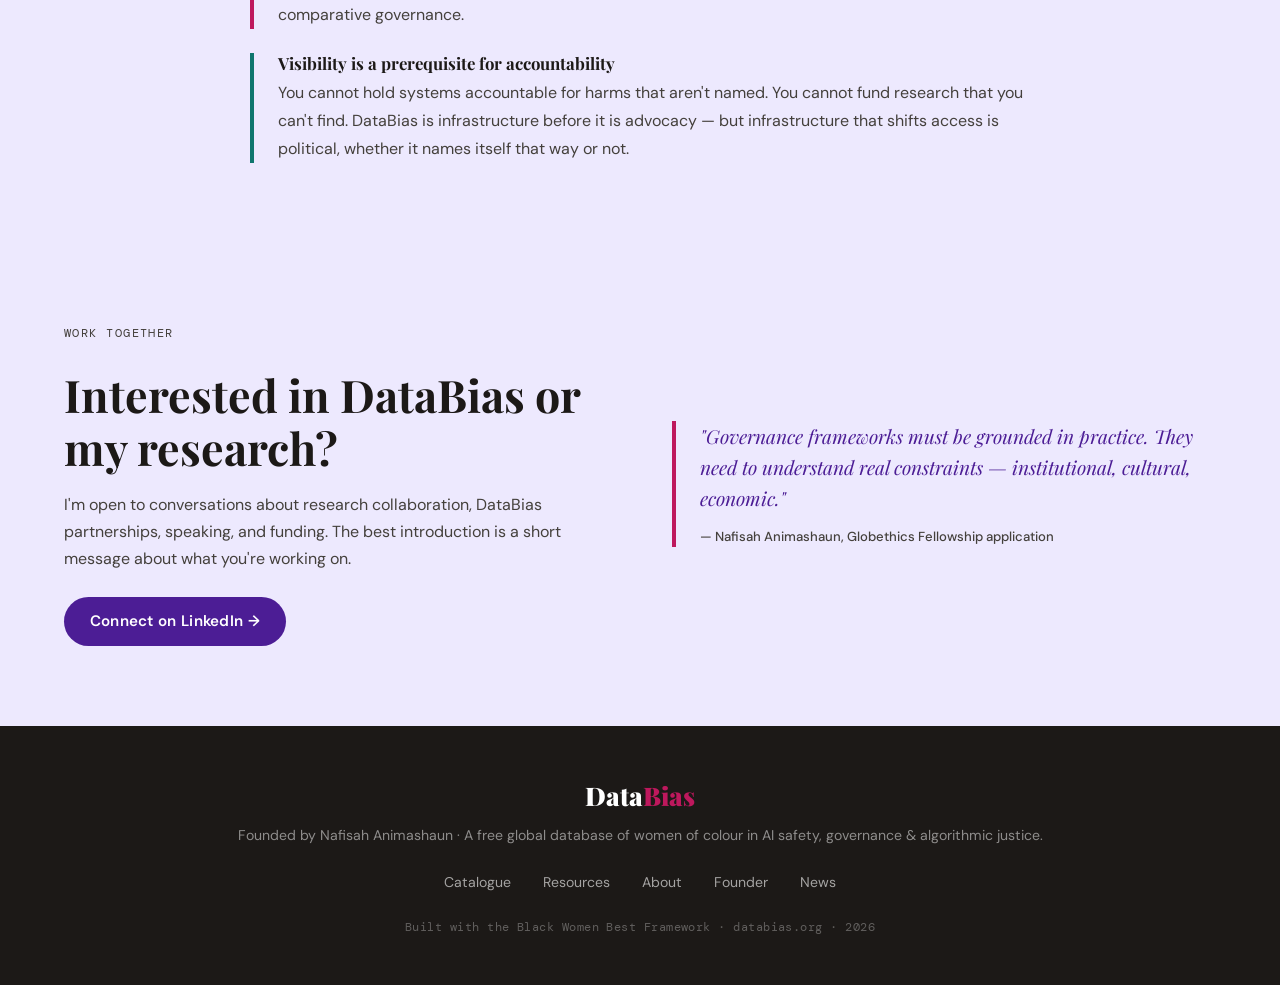
<file: founder (1).html>
<!DOCTYPE html>
<html lang="en">
<head>
<meta charset="UTF-8">
<meta name="viewport" content="width=device-width, initial-scale=1.0">
<title>Nafisah Animashaun — Data Bias</title>
<link rel="preconnect" href="https://fonts.googleapis.com">
<link rel="preconnect" href="https://fonts.gstatic.com" crossorigin>
<link href="https://fonts.googleapis.com/css2?family=Playfair+Display:ital,wght@0,400;0,700;0,900;1,400;1,700&family=DM+Sans:wght@300;400;500;600&family=DM+Mono:wght@400;500&display=swap" rel="stylesheet">
<link rel="stylesheet" href="style.css">
<style>
  .founder-hero { display:grid; grid-template-columns:320px 1fr; gap:5rem; padding:5rem 5%; align-items:start; }
  .founder-photo-block { position:sticky; top:90px; }
  .founder-avatar { width:100%; aspect-ratio:4/5; border-radius:20px; background:linear-gradient(145deg,var(--c-purple-light) 0%,var(--c-pink-light) 60%,var(--c-teal-light) 100%); display:flex; align-items:center; justify-content:center; font-family:var(--font-display); font-size:5rem; font-weight:900; color:var(--c-purple); margin-bottom:1.2rem; overflow:hidden; }
  .founder-avatar img { width:100%; height:100%; object-fit:cover; }
  .fq-item { display:flex; align-items:flex-start; gap:0.6rem; font-size:0.85rem; color:var(--c-mid); margin-bottom:0.5rem; line-height:1.4; }
  .fq-item strong { color:var(--c-dark); white-space:nowrap; }
  .founder-links { display:flex; flex-direction:column; gap:0.6rem; margin-top:1rem; }
  .founder-link { display:flex; align-items:center; gap:0.5rem; padding:0.55rem 1rem; border:1.5px solid var(--c-border); border-radius:50px; font-size:0.82rem; font-weight:500; color:var(--c-mid); transition:all 0.2s; justify-content:center; }
  .founder-link:hover { border-color:var(--c-purple); color:var(--c-purple); background:var(--c-purple-light); }
  .founder-link.primary { background:var(--c-purple); color:white; border-color:var(--c-purple); }
  .founder-link.primary:hover { opacity:0.9; }

  .fc h2 { font-size:1.6rem; margin-bottom:0.8rem; margin-top:2.5rem; }
  .fc h2:first-of-type { margin-top:0; }
  .fc p { color:var(--c-mid); line-height:1.8; margin-bottom:1rem; font-size:0.97rem; }
  .fc p.lead { font-size:1.1rem; color:var(--c-dark); font-family:var(--font-display); font-style:italic; line-height:1.65; }

  .career-grid { display:grid; grid-template-columns:1fr 1fr; gap:1rem; margin:1.5rem 0; }
  .career-card { background:white; border:1px solid var(--c-border); border-radius:var(--radius); padding:1.1rem 1.2rem; }
  .cc-date { font-family:var(--font-mono); font-size:0.67rem; color:var(--c-pink); letter-spacing:0.06em; margin-bottom:0.3rem; }
  .cc-role { font-size:0.92rem; font-weight:600; color:var(--c-dark); margin-bottom:0.15rem; line-height:1.3; }
  .cc-org { font-size:0.8rem; color:var(--c-mid); }
  .cc-tag { display:inline-block; margin-top:0.45rem; font-family:var(--font-mono); font-size:0.63rem; letter-spacing:0.05em; padding:0.15rem 0.5rem; border-radius:50px; }
  .tg { background:var(--c-purple-light); color:var(--c-purple); }
  .tr { background:var(--c-teal-light); color:var(--c-teal); }
  .tp { background:var(--c-pink-light); color:var(--c-pink); }
  .ts { background:#FEF3C7; color:#92400E; }
  .cc-body { font-size:0.81rem; color:var(--c-mid); margin-top:0.6rem; line-height:1.6; }

  .inspo-block { background:white; border:1px solid var(--c-border); border-left:4px solid var(--c-purple); border-radius:0 var(--radius) var(--radius) 0; padding:1.1rem 1.3rem; margin-bottom:0.9rem; }
  .inspo-block:nth-child(2){border-left-color:var(--c-pink);}
  .inspo-block:nth-child(3){border-left-color:var(--c-teal);}
  .inspo-block:nth-child(4){border-left-color:#B45309;}
  .inspo-block:nth-child(5){border-left-color:var(--c-purple);}
  .inspo-block:nth-child(6){border-left-color:var(--c-pink);}
  .inspo-block h4 { font-size:0.97rem; margin-bottom:0.25rem; }
  .inspo-block .ibw { font-size:0.78rem; color:var(--c-pink); font-weight:600; margin-bottom:0.4rem; }
  .inspo-block p { font-size:0.84rem; color:var(--c-mid); line-height:1.6; margin:0; }

  .pivot { background:var(--c-dark); color:white; border-radius:var(--radius); padding:1.6rem 1.8rem; margin:1.8rem 0; }
  .pivot p { color:rgba(255,255,255,0.78); margin:0; line-height:1.78; font-size:0.95rem; }
  .pivot p strong { color:white; }

  @media(max-width:900px){
    .founder-hero{grid-template-columns:1fr;} .founder-photo-block{position:static;} .founder-avatar{max-width:260px;} .career-grid{grid-template-columns:1fr;}
  }
</style>
</head>
<body>

<nav class="nav">
  <a href="index.html" class="nav-logo">Data<span>Bias</span></a>
  <div class="nav-links">
    <a href="catalogue.html">Catalogue</a>
    <a href="resources.html">Resources</a>
    <a href="about.html">About</a>
    <a href="founder.html" style="color:var(--c-purple);font-weight:600">Founder</a>
    <a href="catalogue.html" class="nav-cta">Submit Profile →</a>
  </div>
  <button class="nav-hamburger" id="hamburger">☰</button>
</nav>
<div class="nav-mobile" id="mobileNav">
  <a href="catalogue.html">Catalogue</a>
  <a href="resources.html">Resources</a>
  <a href="about.html">About</a>
  <a href="founder.html">Founder</a>
</div>

<section class="founder-hero">

  <!-- LEFT COLUMN -->
  <div class="founder-photo-block">
    <div class="founder-avatar">NA
      <!-- To add your photo: replace "NA" with <img src="nafisah.jpg" alt="Nafisah Animashaun"> -->
    </div>
    <div style="margin-bottom:1rem">
      <div class="fq-item">📍 <span><strong>Berlin, Germany</strong></span></div>
      <div class="fq-item">🎓 <span><strong>MPP</strong> Hertie School · <strong>MA Distinction</strong> KCL</span></div>
      <div class="fq-item">🔬 <span>AI Governance & Policy Implementation</span></div>
      <div class="fq-item">🌍 <span>Mercatus Center · SAIGE Incubator · TU Berlin · Hertie × IPAI</span></div>
    </div>
    <div class="founder-links">
      <a href="https://www.linkedin.com/in/nafisah-a-animashaun/" target="_blank" class="founder-link primary">LinkedIn →</a>
      <a href="mailto:nafisahanimashaun24@gmail.com" class="founder-link">✉ nafisahanimashaun24@gmail.com</a>
      <a href="mailto:hello@databias.org" class="founder-link">✉ hello@databias.org</a>
    </div>
  </div>

  <!-- RIGHT COLUMN -->
  <div class="fc">
    <p class="section-eyebrow">The Founder</p>
    <h1 style="font-family:var(--font-display);font-size:clamp(2rem,4vw,3rem);font-weight:900;line-height:1.1;margin-bottom:0.3rem">Nafisah Animashaun</h1>
    <p style="color:var(--c-pink);font-weight:600;font-size:1rem;margin-bottom:0.2rem">Researcher · AI Governance & Policy Implementation</p>
    <p style="font-family:var(--font-mono);font-size:0.73rem;color:var(--c-light);letter-spacing:0.05em;margin-bottom:2rem">Hertie School · Mercatus Center · SAIGE · Scale AI · Fleetwood Strategy · formerly KCL</p>

    <p class="lead">DataBias started as a question during my MA at King's College London: why was it so difficult to find Black women and gender-non-conforming researchers working on AI outside the United States?</p>

    <p>The answer wasn't a lack of work. It was a lack of infrastructure. You had to already know the names, already be in the right rooms, already have the network. That didn't sit right with me — so I decided to build something that made that work visible.</p>

    <p>I'm a researcher working at the intersection of AI governance, digital culture, and algorithmic accountability. My work focuses on how data systems shape power: who gets seen, who gets left out, and how those dynamics get reproduced at scale in the institutions, platforms, and policies we build around AI.</p>

    <div class="pivot">
      <p><strong>I didn't start here.</strong> I spent years working in marketing and arts and culture in the UK — a world I loved, and one I'm glad I had. But the researchers and scholars whose work lives in DataBias's catalogue changed my trajectory. Reading <em>Algorithms of Oppression</em>. Watching the Gender Shades results land. Following Timnit Gebru's refusal to be silenced by one of the most powerful companies in the world. Realising the questions I cared most about were the ones these women were already asking — rigorously, bravely, and often at personal cost. So I followed them into this field. This database is, in part, my way of saying thank you for that.</p>
    </div>

    <h2>What I'm working on now</h2>
    <p>I'm currently an MPP student at the Hertie School in Berlin, focused on digital regulation, platform governance, and ethical technology policy. Alongside my studies I hold several research and policy roles — all oriented around the same question: how do we design AI governance that actually works in practice, not just in theory?</p>

    <div class="career-grid">

      <div class="career-card">
        <p class="cc-date">APR 2026 – JUL 2026 · ONGOING</p>
        <p class="cc-role">AI Safety Germany (SAIGE) Incubator — Mentee</p>
        <p class="cc-org">AI Governance & Policy Track</p>
        <span class="cc-tag ts">AI Safety</span>
        <p class="cc-body">Selected for a competitive national incubator on AI safety and risk analysis. Researching AI harm rates in Germany using adapted epidemiological methods — developing policy metrics that translate technical analysis into actionable guidance for policymakers.</p>
      </div>

      <div class="career-card">
        <p class="cc-date">FEB 2026 – PRESENT</p>
        <p class="cc-role">Research Assistant — Public Sector AI Adoption</p>
        <p class="cc-org">Hertie School × Possible × IPAI · Berlin</p>
        <span class="cc-tag tg">Governance</span>
        <p class="cc-body">Comparative policy research on AI adoption across local governments in Germany and the Global South — examining how governance frameworks adapt across institutional settings and where they break down in practice.</p>
      </div>

      <div class="career-card">
        <p class="cc-date">JAN 2026 – PRESENT</p>
        <p class="cc-role">Research Assistant — Digital Industry & AI Deployment</p>
        <p class="cc-org">TU Berlin · SEISMEC (EU Horizon Europe Project)</p>
        <span class="cc-tag tr">Research</span>
        <p class="cc-body">Analysis of AI integration in European industry — how governance requirements translate across different organisational and cultural contexts, with stakeholder engagement across diverse practitioners.</p>
      </div>

      <div class="career-card">
        <p class="cc-date">JUL 2025 – PRESENT</p>
        <p class="cc-role">Ronald Coase Fellow</p>
        <p class="cc-org">Mercatus Center at George Mason University</p>
        <span class="cc-tag tp">Policy</span>
        <p class="cc-body">Policy-oriented analysis on institutional design and how governance structures support effective outcomes — with focus on the gap between how policy assumes institutions work and how they actually function.</p>
      </div>

      <div class="career-card">
        <p class="cc-date">JAN 2025 – PRESENT</p>
        <p class="cc-role">Governance & Technology Assessment Consultant</p>
        <p class="cc-org">Fleetwood Strategy · London</p>
        <span class="cc-tag tp">Policy</span>
        <p class="cc-body">Policy analysis on public sector AI integration — including the Palantir–NHS implementation — examining where policy design breaks down in institutional practice and synthesising findings for policymakers.</p>
      </div>

      <div class="career-card">
        <p class="cc-date">APR 2024 – AUG 2025</p>
        <p class="cc-role">AI Trainer & Research Analyst</p>
        <p class="cc-org">Scale AI</p>
        <span class="cc-tag ts">AI Safety</span>
        <p class="cc-body">Evaluated frontier AI systems, identifying gaps between policy safeguards and implementation reality. Assessed how institutional incentives shape actual outcomes versus stated governance goals.</p>
      </div>

    </div>

    <h2>Education</h2>
    <div class="career-grid">
      <div class="career-card">
        <p class="cc-date">AUG 2025 – PRESENT</p>
        <p class="cc-role">Master of Public Policy</p>
        <p class="cc-org">Hertie School, Berlin</p>
        <p class="cc-body">Digital Regulation · Platform Governance · Ethical Technology Policy</p>
      </div>
      <div class="career-card">
        <p class="cc-date">SEP 2022 – JAN 2024</p>
        <p class="cc-role">MA Digital Culture & Society — Distinction</p>
        <p class="cc-org">King's College London</p>
        <p class="cc-body">Platform governance · Algorithmic accountability · Technology regulation · Where DataBias began.</p>
      </div>
    </div>

    <h2>Who sent me in this direction</h2>
    <p>These researchers changed the course of my career. I found their work while still in arts and culture, and I couldn't look away. They are among the first in DataBias's catalogue — and writing to them is one of the stranger, more meaningful things I'll do with this project.</p>

    <div class="inspo-block">
      <h4>Safiya Umoja Noble — <em>Algorithms of Oppression</em></h4>
      <p class="ibw">Professor & Chair, UCLA · Director, Center on Race & Digital Justice</p>
      <p>Her book was the first time I saw my experience with biased technology named and analysed with real rigour. She showed me that the things I had noticed weren't individual glitches — they were structural. It reframed everything I thought I understood about how data and power work together.</p>
    </div>

    <div class="inspo-block">
      <h4>Timnit Gebru — DAIR Institute</h4>
      <p class="ibw">Founder & Executive Director, Distributed AI Research Institute</p>
      <p>Watching her refuse to be silenced by one of the most powerful companies in the world — and then build her own institution outside it — showed me what principled, independent research looks like when the stakes are high and the pressure to stay quiet is enormous.</p>
    </div>

    <div class="inspo-block">
      <h4>Joy Buolamwini — Algorithmic Justice League</h4>
      <p class="ibw">Founder, AJL · Author, <em>Unmasking AI</em> · Poet of Code</p>
      <p>The Gender Shades research made visible what many of us had felt in our own encounters with technology. The way she combined art, research, and advocacy — and got companies to actually change — gave me a model for what this kind of work can be when it's done with both rigour and humanity.</p>
    </div>

    <div class="inspo-block">
      <h4>Deborah Raji — AI Auditing & Accountability</h4>
      <p class="ibw">Mozilla Fellow / UC Berkeley Researcher</p>
      <p>She turned critique into methodology. Auditing AI systems, naming what fails and why, building the evidentiary case that made companies pull products — that's the kind of research that changes what institutions actually do. She made me take governance seriously as a craft.</p>
    </div>

    <div class="inspo-block">
      <h4>Rediet Abebe — Algorithms & Inequality</h4>
      <p class="ibw">Assistant Professor, UC Berkeley · Co-founder, Black in AI</p>
      <p>The first Black female professor in UC Berkeley's engineering college history. Her presence in those rooms changes what future researchers can imagine for themselves. Her work on algorithms and distributive justice gave me language for questions I'd been circling for years without names for them.</p>
    </div>

    <div class="inspo-block">
      <h4>Abeba Birhane — Dataset Auditing & ML Values</h4>
      <p class="ibw">Mozilla Fellow / Researcher</p>
      <p>Her work on the values embedded in ML systems and the harms in large datasets made me think hard about what DataBias's own data practices need to look like. You can't build something that claims to address bias without being rigorous about your own methods.</p>
    </div>

    <h2>Get in touch</h2>
    <p>Whether you're a researcher who wants to be included in the database, a funder, a journalist covering AI and representation, or someone working on something adjacent who wants to talk — I'd genuinely love to hear from you.</p>
    <p>Best route: <a href="https://www.linkedin.com/in/nafisah-a-animashaun/" target="_blank" style="color:var(--c-purple);font-weight:600">LinkedIn</a> or <a href="mailto:nafisahanimashaun24@gmail.com" style="color:var(--c-purple);font-weight:600">email</a>. For DataBias enquiries: <a href="mailto:hello@databias.org" style="color:var(--c-purple);font-weight:600">hello@databias.org</a>.</p>
    <div style="display:flex;gap:1rem;flex-wrap:wrap;margin-top:1.5rem">
      <a href="https://www.linkedin.com/in/nafisah-a-animashaun/" target="_blank" class="btn-primary">Connect on LinkedIn →</a>
      <a href="mailto:nafisahanimashaun24@gmail.com" class="btn-ghost">Email Me</a>
    </div>

  </div>
</section>

<div class="ticker-wrap">
  <div class="ticker">
    <span>AI Governance</span><span class="sep">✦</span><span>Policy Implementation</span><span class="sep">✦</span><span>Digital Culture</span><span class="sep">✦</span><span>Algorithmic Accountability</span><span class="sep">✦</span><span>Hertie School Berlin</span><span class="sep">✦</span><span>King's College London</span><span class="sep">✦</span><span>SAIGE Incubator</span><span class="sep">✦</span><span>Mercatus Center</span><span class="sep">✦</span><span>AI Governance</span><span class="sep">✦</span><span>Policy Implementation</span><span class="sep">✦</span><span>Digital Culture</span><span class="sep">✦</span><span>Algorithmic Accountability</span><span class="sep">✦</span><span>Hertie School Berlin</span><span class="sep">✦</span><span>King's College London</span><span class="sep">✦</span><span>SAIGE Incubator</span><span class="sep">✦</span><span>Mercatus Center</span><span class="sep">✦</span>
  </div>
</div>

<section class="section" style="background:var(--c-purple-light)">
  <div style="max-width:780px;margin:0 auto">
    <p class="section-eyebrow" style="text-align:left">Research Philosophy</p>
    <h2 style="margin-bottom:1.5rem">What I believe about AI governance</h2>
    <div style="display:flex;flex-direction:column;gap:1.5rem">
      <div style="border-left:4px solid var(--c-purple);padding-left:1.5rem">
        <h3 style="font-size:1.05rem;margin-bottom:0.4rem">Governance must be grounded in implementation</h3>
        <p style="color:var(--c-mid);line-height:1.75">Frameworks fail when they don't account for how institutions actually work — their incentives, their constraints, their cultures. Working at Scale AI, I watched policies get circumvented when they didn't fit implementation reality. That's not a technology problem. It's a governance design problem.</p>
      </div>
      <div style="border-left:4px solid var(--c-pink);padding-left:1.5rem">
        <h3 style="font-size:1.05rem;margin-bottom:0.4rem">Context is not an excuse for inconsistency</h3>
        <p style="color:var(--c-mid);line-height:1.75">Growing up in interfaith communities, I learned that different cultures and institutions solve problems differently — and that's a feature, not a bug. What works in Berlin may need adaptation in Lagos. But there are underlying principles that can transfer. Finding those principles is the real work of comparative governance.</p>
      </div>
      <div style="border-left:4px solid var(--c-teal);padding-left:1.5rem">
        <h3 style="font-size:1.05rem;margin-bottom:0.4rem">Visibility is a prerequisite for accountability</h3>
        <p style="color:var(--c-mid);line-height:1.75">You cannot hold systems accountable for harms that aren't named. You cannot fund research that you can't find. DataBias is infrastructure before it is advocacy — but infrastructure that shifts access is political, whether it names itself that way or not.</p>
      </div>
    </div>
  </div>
</section>

<section class="section cta-section">
  <div class="cta-inner">
    <div class="cta-text">
      <p class="section-eyebrow">Work Together</p>
      <h2>Interested in DataBias or my research?</h2>
      <p>I'm open to conversations about research collaboration, DataBias partnerships, speaking, and funding. The best introduction is a short message about what you're working on.</p>
      <a href="https://www.linkedin.com/in/nafisah-a-animashaun/" target="_blank" class="btn-primary">Connect on LinkedIn →</a>
    </div>
    <div class="cta-quote">
      <blockquote>
        "Governance frameworks must be grounded in practice. They need to understand real constraints — institutional, cultural, economic."
        <cite>— Nafisah Animashaun, Globethics Fellowship application</cite>
      </blockquote>
    </div>
  </div>
</section>

<footer class="footer">
  <div class="footer-inner">
    <div class="footer-logo">Data<span>Bias</span></div>
    <p class="footer-tagline">Founded by Nafisah Animashaun · A free global database of women of colour in AI safety, governance & algorithmic justice.</p>
    <div class="footer-links">
      <a href="catalogue.html">Catalogue</a>
      <a href="resources.html">Resources</a>
      <a href="about.html">About</a>
      <a href="founder.html">Founder</a>
      <a href="news.html">News</a>
    </div>
    <p class="footer-copy">Built with the Black Women Best Framework · databias.org · 2026</p>
  </div>
</footer>
<script>
  document.getElementById('hamburger').addEventListener('click',()=>document.getElementById('mobileNav').classList.toggle('open'));
</script>
</body>
</html>
</file>
<file: style.css>
/* ── TOKENS ──────────────────────────────────────────── */
:root {
  --c-purple:       #4C1D95;
  --c-purple-mid:   #6D28D9;
  --c-purple-light: #EDE9FE;
  --c-pink:         #BE185D;
  --c-pink-light:   #FCE7F3;
  --c-teal:         #0F766E;
  --c-teal-light:   #CCFBF1;
  --c-gold:         #92400E;
  --c-gold-light:   #FEF3C7;
  --c-cream:        #FFFBF2;
  --c-dark:         #1C1917;
  --c-mid:          #44403C;
  --c-light:        #78716C;
  --c-border:       #E7E5E4;
  --font-display:   'Playfair Display', Georgia, serif;
  --font-body:      'DM Sans', sans-serif;
  --font-mono:      'DM Mono', monospace;
  --radius:         12px;
  --radius-lg:      20px;
  --shadow:         0 4px 24px rgba(76,29,149,0.10);
  --shadow-lg:      0 12px 48px rgba(76,29,149,0.16);
}

/* ── RESET & BASE ────────────────────────────────────── */
*, *::before, *::after { box-sizing: border-box; margin: 0; padding: 0; }
html { scroll-behavior: smooth; }
body {
  font-family: var(--font-body);
  background: var(--c-cream);
  color: var(--c-dark);
  line-height: 1.65;
  overflow-x: hidden;
}
a { text-decoration: none; color: inherit; }
img { max-width: 100%; display: block; }

/* ── TYPOGRAPHY ──────────────────────────────────────── */
h1, h2, h3 { font-family: var(--font-display); line-height: 1.2; }
h2 { font-size: clamp(1.8rem, 4vw, 2.8rem); color: var(--c-dark); }
h3 { font-size: 1.2rem; }

/* ── BUTTONS ─────────────────────────────────────────── */
.btn-primary {
  display: inline-block;
  background: var(--c-purple);
  color: white;
  padding: 0.75rem 1.6rem;
  border-radius: 50px;
  font-family: var(--font-body);
  font-weight: 600;
  font-size: 0.95rem;
  letter-spacing: 0.02em;
  transition: all 0.2s;
}
.btn-primary:hover { background: var(--c-purple-mid); transform: translateY(-1px); box-shadow: var(--shadow); }
.btn-ghost {
  display: inline-block;
  color: var(--c-purple);
  border: 2px solid var(--c-purple);
  padding: 0.75rem 1.6rem;
  border-radius: 50px;
  font-weight: 600;
  font-size: 0.95rem;
  transition: all 0.2s;
}
.btn-ghost:hover { background: var(--c-purple); color: white; }

/* ── NAV ─────────────────────────────────────────────── */
.nav {
  position: sticky; top: 0; z-index: 100;
  display: flex; align-items: center; justify-content: space-between;
  padding: 1rem 5%;
  background: var(--c-cream);
  border-bottom: 1px solid var(--c-border);
  backdrop-filter: blur(8px);
}
.nav-logo {
  font-family: var(--font-display);
  font-size: 1.5rem;
  font-weight: 900;
  color: var(--c-dark);
}
.nav-logo span { color: var(--c-pink); }
.nav-links { display: flex; align-items: center; gap: 2rem; }
.nav-links a { font-size: 0.9rem; font-weight: 500; color: var(--c-mid); transition: color 0.2s; }
.nav-links a:hover { color: var(--c-purple); }
.nav-cta {
  background: var(--c-purple) !important;
  color: white !important;
  padding: 0.5rem 1.2rem;
  border-radius: 50px;
  font-size: 0.85rem !important;
}
.nav-hamburger { display: none; background: none; border: none; font-size: 1.4rem; cursor: pointer; }
.nav-mobile { display: none; flex-direction: column; padding: 1rem 5%; gap: 1rem; background: var(--c-cream); border-bottom: 1px solid var(--c-border); }
.nav-mobile.open { display: flex; }
.nav-mobile a { font-weight: 500; color: var(--c-mid); }

/* ── HERO ────────────────────────────────────────────── */
.hero {
  min-height: 90vh;
  display: grid;
  grid-template-columns: 1fr 1fr;
  align-items: center;
  gap: 4rem;
  padding: 5rem 5% 4rem;
  position: relative;
  overflow: hidden;
}
.hero-bg-text {
  position: absolute;
  top: 50%; left: 50%;
  transform: translate(-50%, -50%);
  font-family: var(--font-display);
  font-size: clamp(6rem, 14vw, 14rem);
  font-weight: 900;
  color: var(--c-purple-light);
  opacity: 0.35;
  letter-spacing: -0.05em;
  pointer-events: none;
  white-space: nowrap;
  z-index: 0;
}
.hero-content { position: relative; z-index: 1; }
.hero-tag {
  display: inline-block;
  background: var(--c-teal-light);
  color: var(--c-teal);
  font-family: var(--font-mono);
  font-size: 0.75rem;
  font-weight: 500;
  padding: 0.3rem 0.8rem;
  border-radius: 50px;
  letter-spacing: 0.08em;
  margin-bottom: 1.2rem;
}
.hero-title {
  font-size: clamp(2.6rem, 6vw, 4.5rem);
  font-weight: 900;
  line-height: 1.05;
  color: var(--c-dark);
  margin-bottom: 1.4rem;
}
.hero-title em { color: var(--c-pink); font-style: italic; }
.hero-sub {
  font-size: 1.05rem;
  color: var(--c-mid);
  max-width: 480px;
  margin-bottom: 2rem;
  line-height: 1.7;
}
.hero-actions { display: flex; gap: 1rem; flex-wrap: wrap; margin-bottom: 3rem; }
.hero-stats { display: flex; align-items: center; gap: 1.5rem; }
.stat { display: flex; flex-direction: column; }
.stat-num {
  font-family: var(--font-display);
  font-size: 2rem;
  font-weight: 900;
  color: var(--c-purple);
  line-height: 1;
}
.stat-label { font-size: 0.8rem; color: var(--c-light); font-weight: 500; margin-top: 0.2rem; }
.stat-div { width: 1px; height: 40px; background: var(--c-border); }

.hero-img-block {
  position: relative;
  z-index: 1;
  display: flex;
  flex-direction: column;
  gap: 1rem;
  padding-left: 2rem;
}
.hero-card {
  background: white;
  border-radius: var(--radius-lg);
  padding: 1.2rem 1.4rem;
  box-shadow: var(--shadow-lg);
  border: 1px solid var(--c-border);
  max-width: 280px;
}
.hero-card:nth-child(2) { align-self: center; margin-left: 2rem; }
.hero-card:nth-child(3) { align-self: flex-end; }
.hc-dot {
  width: 8px; height: 8px; border-radius: 50%;
  display: inline-block; margin-bottom: 0.5rem;
}
.hc-dot.ai-safety { background: var(--c-teal); }
.hc-dot.governance { background: var(--c-purple); }
.hc-dot.alg-justice { background: var(--c-pink); }
.hc-area { font-family: var(--font-mono); font-size: 0.7rem; color: var(--c-light); letter-spacing: 0.06em; text-transform: uppercase; margin-bottom: 0.3rem; }
.hc-name { font-family: var(--font-display); font-size: 1.1rem; font-weight: 700; color: var(--c-dark); }
.hc-role { font-size: 0.78rem; color: var(--c-mid); margin-top: 0.2rem; }

@keyframes float {
  0%, 100% { transform: translateY(0px); }
  50% { transform: translateY(-8px); }
}
.floating { animation: float 4s ease-in-out infinite; }
.delay-1 { animation-delay: 1.3s; }
.delay-2 { animation-delay: 2.6s; }

/* ── TICKER ──────────────────────────────────────────── */
.ticker-wrap {
  background: var(--c-purple);
  overflow: hidden;
  padding: 0.75rem 0;
}
.ticker {
  display: flex;
  gap: 2rem;
  white-space: nowrap;
  animation: tick 30s linear infinite;
}
.ticker span { color: white; font-size: 0.85rem; font-weight: 500; letter-spacing: 0.06em; }
.ticker .sep { color: var(--c-pink); }
@keyframes tick { from { transform: translateX(0); } to { transform: translateX(-50%); } }

/* ── SECTIONS ────────────────────────────────────────── */
.section { padding: 5rem 5%; }
.section-header { text-align: center; margin-bottom: 3rem; }
.section-eyebrow {
  font-family: var(--font-mono);
  font-size: 0.75rem;
  letter-spacing: 0.12em;
  text-transform: uppercase;
  color: var(--c-pink);
  margin-bottom: 0.5rem;
}
.section-footer { text-align: center; margin-top: 3rem; }

/* ── RESEARCHER GRID ─────────────────────────────────── */
.researcher-grid {
  display: grid;
  grid-template-columns: repeat(auto-fill, minmax(280px, 1fr));
  gap: 1.5rem;
}
.researcher-card {
  background: white;
  border: 1px solid var(--c-border);
  border-radius: var(--radius-lg);
  padding: 1.6rem;
  transition: all 0.25s;
  display: flex;
  flex-direction: column;
  gap: 0.6rem;
}
.researcher-card:hover { box-shadow: var(--shadow-lg); transform: translateY(-3px); border-color: var(--c-purple-light); }
.rc-header { display: flex; align-items: center; justify-content: space-between; margin-bottom: 0.4rem; }
.rc-avatar {
  width: 48px; height: 48px;
  border-radius: 50%;
  display: flex; align-items: center; justify-content: center;
  font-family: var(--font-display);
  font-weight: 900;
  font-size: 1rem;
  color: var(--c-purple);
}
.rc-tag {
  font-family: var(--font-mono);
  font-size: 0.68rem;
  letter-spacing: 0.06em;
  padding: 0.25rem 0.6rem;
  border-radius: 50px;
  font-weight: 500;
}
.ai-safety-tag { background: var(--c-teal-light); color: var(--c-teal); }
.governance-tag { background: var(--c-purple-light); color: var(--c-purple); }
.alg-justice-tag { background: var(--c-pink-light); color: var(--c-pink); }
.rc-name { font-family: var(--font-display); font-size: 1.25rem; font-weight: 700; }
.rc-role { font-size: 0.85rem; color: var(--c-mid); }
.rc-region { font-size: 0.82rem; color: var(--c-light); }
.rc-bio { font-size: 0.88rem; color: var(--c-mid); line-height: 1.6; flex: 1; }
.rc-tags { display: flex; flex-wrap: wrap; gap: 0.4rem; }
.rc-tags span {
  font-size: 0.72rem;
  background: var(--c-purple-light);
  color: var(--c-purple);
  padding: 0.2rem 0.6rem;
  border-radius: 50px;
}
.rc-link { font-size: 0.85rem; font-weight: 600; color: var(--c-purple); margin-top: 0.4rem; transition: color 0.2s; }
.rc-link:hover { color: var(--c-pink); }

/* ── FOCUS AREAS ─────────────────────────────────────── */
.focus-areas { background: var(--c-dark); }
.fa-grid { display: grid; grid-template-columns: repeat(3, 1fr); gap: 0; }
.fa-card { padding: 3rem; border-right: 1px solid rgba(255,255,255,0.08); }
.fa-card:last-child { border-right: none; }
.fa-icon { font-size: 2.5rem; margin-bottom: 1rem; }
.fa-card h3 { font-family: var(--font-display); font-size: 1.5rem; color: white; margin-bottom: 0.8rem; }
.fa-card p { font-size: 0.92rem; color: rgba(255,255,255,0.65); line-height: 1.7; }
.fa-safety h3 { color: #5EEAD4; }
.fa-governance h3 { color: #C4B5FD; }
.fa-justice h3 { color: #FBCFE8; }

/* ── CTA ─────────────────────────────────────────────── */
.cta-section { background: var(--c-purple-light); }
.cta-inner { display: grid; grid-template-columns: 1fr 1fr; gap: 4rem; align-items: center; }
.cta-text h2 { margin-bottom: 1rem; }
.cta-text p { color: var(--c-mid); margin-bottom: 1.5rem; line-height: 1.7; }
.cta-quote blockquote {
  font-family: var(--font-display);
  font-size: 1.2rem;
  font-style: italic;
  color: var(--c-purple);
  line-height: 1.6;
  border-left: 4px solid var(--c-pink);
  padding-left: 1.5rem;
}
.cta-quote cite {
  display: block;
  font-style: normal;
  font-family: var(--font-body);
  font-size: 0.82rem;
  color: var(--c-mid);
  margin-top: 0.8rem;
  font-weight: 500;
}

/* ── FOOTER ──────────────────────────────────────────── */
.footer {
  background: var(--c-dark);
  padding: 3rem 5%;
  text-align: center;
}
.footer-logo { font-family: var(--font-display); font-size: 1.6rem; font-weight: 900; color: white; margin-bottom: 0.5rem; }
.footer-logo span { color: var(--c-pink); }
.footer-tagline { font-size: 0.88rem; color: rgba(255,255,255,0.5); margin-bottom: 1.5rem; }
.footer-links { display: flex; justify-content: center; gap: 2rem; margin-bottom: 1.5rem; }
.footer-links a { font-size: 0.88rem; color: rgba(255,255,255,0.6); transition: color 0.2s; }
.footer-links a:hover { color: white; }
.footer-copy { font-family: var(--font-mono); font-size: 0.72rem; color: rgba(255,255,255,0.3); letter-spacing: 0.04em; }

/* ── CATALOGUE PAGE ──────────────────────────────────── */
.page-hero {
  padding: 4rem 5% 2rem;
  background: linear-gradient(135deg, var(--c-purple-light) 0%, var(--c-pink-light) 100%);
}
.page-hero h1 { font-family: var(--font-display); font-size: clamp(2rem,5vw,3.5rem); color: var(--c-dark); margin-bottom: 0.8rem; }
.page-hero p { font-size: 1rem; color: var(--c-mid); max-width: 600px; }

.filter-bar {
  padding: 1.5rem 5%;
  background: white;
  border-bottom: 1px solid var(--c-border);
  display: flex;
  gap: 1rem;
  flex-wrap: wrap;
  align-items: center;
}
.filter-label { font-family: var(--font-mono); font-size: 0.75rem; color: var(--c-light); letter-spacing: 0.06em; }
.filter-btn {
  padding: 0.4rem 1rem;
  border-radius: 50px;
  border: 1.5px solid var(--c-border);
  background: none;
  font-family: var(--font-body);
  font-size: 0.82rem;
  cursor: pointer;
  transition: all 0.2s;
  color: var(--c-mid);
}
.filter-btn:hover, .filter-btn.active { background: var(--c-purple); color: white; border-color: var(--c-purple); }
.search-input {
  padding: 0.45rem 1rem;
  border: 1.5px solid var(--c-border);
  border-radius: 50px;
  font-family: var(--font-body);
  font-size: 0.85rem;
  outline: none;
  min-width: 200px;
  transition: border-color 0.2s;
}
.search-input:focus { border-color: var(--c-purple); }
.catalogue-grid { padding: 2rem 5%; }

/* ── ABOUT ───────────────────────────────────────────── */
.about-content {
  max-width: 760px;
  margin: 0 auto;
  padding: 4rem 5%;
}
.about-content h2 { margin-bottom: 1rem; margin-top: 2.5rem; font-size: 1.8rem; }
.about-content p { color: var(--c-mid); margin-bottom: 1rem; line-height: 1.75; }
.about-content ul { padding-left: 1.5rem; color: var(--c-mid); }
.about-content li { margin-bottom: 0.5rem; line-height: 1.7; }

/* ── NEWS ────────────────────────────────────────────── */
.news-grid {
  display: grid;
  grid-template-columns: repeat(auto-fill, minmax(300px, 1fr));
  gap: 1.5rem;
  padding: 2rem 5%;
}
.news-card { background: white; border: 1px solid var(--c-border); border-radius: var(--radius); padding: 1.5rem; }
.news-date { font-family: var(--font-mono); font-size: 0.72rem; color: var(--c-light); letter-spacing: 0.06em; margin-bottom: 0.5rem; }
.news-card h3 { font-size: 1.05rem; margin-bottom: 0.6rem; line-height: 1.4; }
.news-card p { font-size: 0.87rem; color: var(--c-mid); line-height: 1.6; }

/* ── RESPONSIVE ──────────────────────────────────────── */
@media (max-width: 900px) {
  .hero { grid-template-columns: 1fr; min-height: auto; padding-top: 3rem; }
  .hero-img-block { display: none; }
  .fa-grid { grid-template-columns: 1fr; }
  .fa-card { border-right: none; border-bottom: 1px solid rgba(255,255,255,0.08); }
  .cta-inner { grid-template-columns: 1fr; }
  .nav-links { display: none; }
  .nav-hamburger { display: block; }
}
@media (max-width: 600px) {
  .hero-title { font-size: 2.2rem; }
  .hero-actions { flex-direction: column; }
  .filter-bar { flex-direction: column; align-items: flex-start; }
}
</file>
